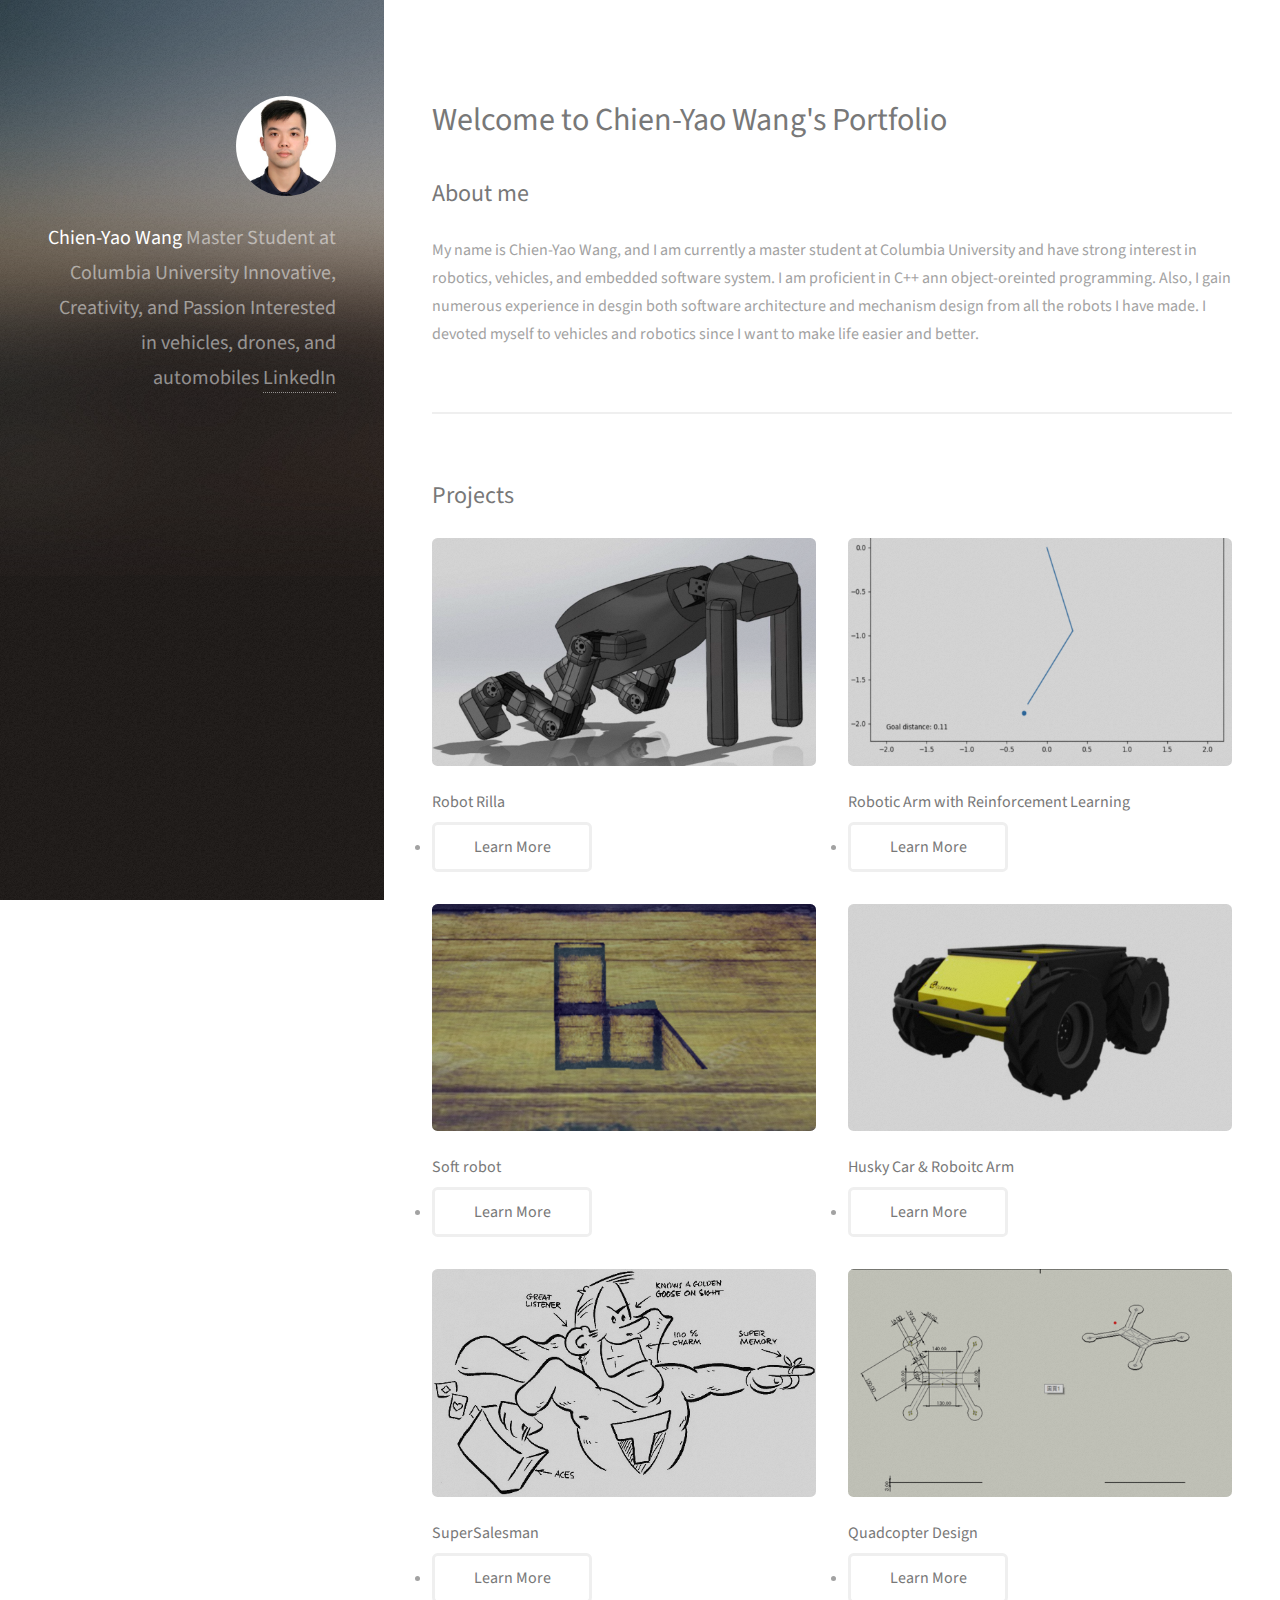
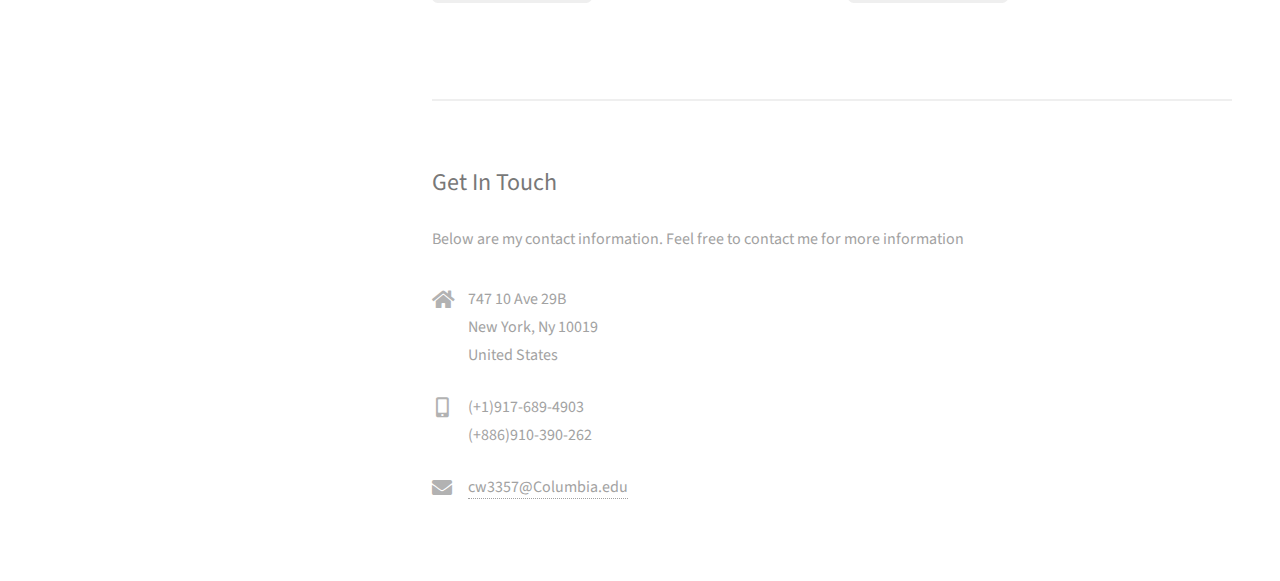
<file: index.html>
<!DOCTYPE HTML>
<html>
	<head>
		<title>Home</title>
		<meta charset="utf-8" />
		<meta name="viewport" content="width=device-width, initial-scale=1, user-scalable=no" />
		<link rel="stylesheet" href="assets/css/main.css" />
	</head>
	<body class="is-preload">

		<!-- Header -->
			<header id="header">
				<div class="inner">
					<a href="#" class="image avatar"><img src="images/photo.jfif" alt="" /></a>
					<h1><strong>Chien-Yao Wang</strong><br />
					Master Student at Columbia University<br />
					Innovative, Creativity, and Passion<br />
					Interested in vehicles, drones, and automobiles<br />
					<a href="http://www.linkedin.com/in/chien-yaowang">LinkedIn </a></h1>
				</div>
			</header>

		<!-- Main -->
			<div id="main">

				<!-- One -->
					<section id="one">
						<header class="major">
							<h2>Welcome to Chien-Yao Wang's Portfolio</h2>
						</header>
						<h2>About me</h2>
						<p>My name is Chien-Yao Wang, and I am currently a master student at Columbia University and have strong interest in robotics, vehicles, and embedded software system. I am proficient in C++ ann object-oreinted programming. Also, I gain numerous experience in desgin both software architecture and mechanism design from all the robots I have made. I devoted myself to vehicles and robotics since I want to make life easier and better.</p>

					</section>

				<!-- Two -->
					<section id="two">
						<h2>Projects</h2>
						<div class="row">
							<article class="col-6 col-12-xsmall work-item">
								<a href="images/fulls/01.jpg" class="image fit thumb"><img src="images/Rilla/Rilla.png" alt="" /></a>
								<h3>Robot Rilla</h3>
								<li><a href="Rilla.html" class="button">Learn More</a></li>
							</article>
							<article class="col-6 col-12-xsmall work-item">
								<a href="images/fulls/02.jpg" class="image fit thumb"><img src="images/RL/ARM.png" alt="" /></a>
								<h3>Robotic Arm with Reinforcement Learning</h3>
								<li><a href="RobotLearning.html" class="button">Learn More</a></li>
							</article>
							<article class="col-6 col-12-xsmall work-item">
								<a href="images/fulls/03.jpg" class="image fit thumb"><img src="images/Soft/cube.png" alt=""" /></a>
								<h3>Soft robot</h3>
								<li><a href="Softrobot.html" class="button">Learn More</a></li>
							</article>
							<article class="col-6 col-12-xsmall work-item">
								<a href="images/fulls/05.jpg" class="image fit thumb"><img src="images/Husky/Husky.png" alt="" /></a>
								<h3>Husky Car & Roboitc Arm</h3>
								<li><a href="Husky.html" class="button">Learn More</a></li>
							</article>
							<article class="col-6 col-12-xsmall work-item">
								<a href="images/fulls/06.jpg" class="image fit thumb"><img src="images\Sales\toon-super-salesman.webp" alt="" /></a>
								<h3>SuperSalesman</h3>
								<li><a href="SuperSalesman.html" class="button">Learn More</a></li>
							
							</article>
							<article class="col-6 col-12-xsmall work-item">
								<a href="images/fulls/06.jpg" class="image fit thumb"><img src="images\Quadcopter\frame1_front.png" alt="" /></a>
								<h3>Quadcopter Design</h3>
								<li><a href="Quadcopter.html" class="button">Learn More</a></li>
							
							</article>
						</div>
						<!-- <ul class="actions">
							<li><a href="#" class="button">Full Portfolio</a></li>
						</ul> -->
					</section>

				<!-- Three -->
					<section id="three">
						<h2>Get In Touch</h2>
						<p>Below are my contact information. Feel free to contact me for more information</p>
						<div class="row">
							<!-- <div class="col-8 col-12-small">
								<form method="post" action="#">
									<div class="row gtr-uniform gtr-50">
										<div class="col-6 col-12-xsmall"><input type="text" name="name" id="name" placeholder="Name" /></div>
										<div class="col-6 col-12-xsmall"><input type="email" name="email" id="email" placeholder="Email" /></div>
										<div class="col-12"><textarea name="message" id="message" placeholder="Message" rows="4"></textarea></div>
									</div>
								</form>
								<ul class="actions">
									<li><input type="submit" value="Send Message" /></li>
								</ul>
							</div> -->
							<div class="col-8 col-12-small">
								<ul class="labeled-icons">
									<li>
										<h3 class="icon solid fa-home"><span class="label">Address</span></h3>
										747 10 Ave 29B<br />
										New York, Ny 10019<br />
										United States
									</li>
									<li>
										<h3 class="icon solid fa-mobile-alt"><span class="label">Phone</span></h3>
										(+1)917-689-4903
										<br>
										(+886)910-390-262
									</li>
									<li>
										<h3 class="icon solid fa-envelope"><span class="label">Email</span></h3>
										<a href="#">cw3357@Columbia.edu</a>
									</li>
								</ul>
							</div>
						</div>
					</section>

				<!-- Four -->
				<!--
					<section id="four">
						<h2>Elements</h2>

						<section>
							<h4>Text</h4>
							<p>This is <b>bold</b> and this is <strong>strong</strong>. This is <i>italic</i> and this is <em>emphasized</em>.
							This is <sup>superscript</sup> text and this is <sub>subscript</sub> text.
							This is <u>underlined</u> and this is code: <code>for (;;) { ... }</code>. Finally, <a href="#">this is a link</a>.</p>
							<hr />
							<header>
								<h4>Heading with a Subtitle</h4>
								<p>Lorem ipsum dolor sit amet nullam id egestas urna aliquam</p>
							</header>
							<p>Nunc lacinia ante nunc ac lobortis. Interdum adipiscing gravida odio porttitor sem non mi integer non faucibus ornare mi ut ante amet placerat aliquet. Volutpat eu sed ante lacinia sapien lorem accumsan varius montes viverra nibh in adipiscing blandit tempus accumsan.</p>
							<header>
								<h5>Heading with a Subtitle</h5>
								<p>Lorem ipsum dolor sit amet nullam id egestas urna aliquam</p>
							</header>
							<p>Nunc lacinia ante nunc ac lobortis. Interdum adipiscing gravida odio porttitor sem non mi integer non faucibus ornare mi ut ante amet placerat aliquet. Volutpat eu sed ante lacinia sapien lorem accumsan varius montes viverra nibh in adipiscing blandit tempus accumsan.</p>
							<hr />
							<h2>Heading Level 2</h2>
							<h3>Heading Level 3</h3>
							<h4>Heading Level 4</h4>
							<h5>Heading Level 5</h5>
							<h6>Heading Level 6</h6>
							<hr />
							<h5>Blockquote</h5>
							<blockquote>Fringilla nisl. Donec accumsan interdum nisi, quis tincidunt felis sagittis eget tempus euismod. Vestibulum ante ipsum primis in faucibus vestibulum. Blandit adipiscing eu felis iaculis volutpat ac adipiscing accumsan faucibus. Vestibulum ante ipsum primis in faucibus lorem ipsum dolor sit amet nullam adipiscing eu felis.</blockquote>
							<h5>Preformatted</h5>
							<pre><code>i = 0;

while (!deck.isInOrder()) {
print 'Iteration ' + i;
deck.shuffle();
i++;
}

print 'It took ' + i + ' iterations to sort the deck.';</code></pre>
						</section>

						<section>
							<h4>Lists</h4>
							<div class="row">
								<div class="col-6 col-12-xsmall">
									<h5>Unordered</h5>
									<ul>
										<li>Dolor pulvinar etiam magna etiam.</li>
										<li>Sagittis adipiscing lorem eleifend.</li>
										<li>Felis enim feugiat dolore viverra.</li>
									</ul>
									<h5>Alternate</h5>
									<ul class="alt">
										<li>Dolor pulvinar etiam magna etiam.</li>
										<li>Sagittis adipiscing lorem eleifend.</li>
										<li>Felis enim feugiat dolore viverra.</li>
									</ul>
								</div>
								<div class="col-6 col-12-xsmall">
									<h5>Ordered</h5>
									<ol>
										<li>Dolor pulvinar etiam magna etiam.</li>
										<li>Etiam vel felis at lorem sed viverra.</li>
										<li>Felis enim feugiat dolore viverra.</li>
										<li>Dolor pulvinar etiam magna etiam.</li>
										<li>Etiam vel felis at lorem sed viverra.</li>
										<li>Felis enim feugiat dolore viverra.</li>
									</ol>
									<h5>Icons</h5>
									<ul class="icons">
										<li><a href="#" class="icon brands fa-twitter"><span class="label">Twitter</span></a></li>
										<li><a href="#" class="icon brands fa-facebook-f"><span class="label">Facebook</span></a></li>
										<li><a href="#" class="icon brands fa-instagram"><span class="label">Instagram</span></a></li>
										<li><a href="#" class="icon brands fa-github"><span class="label">Github</span></a></li>
										<li><a href="#" class="icon brands fa-dribbble"><span class="label">Dribbble</span></a></li>
										<li><a href="#" class="icon brands fa-tumblr"><span class="label">Tumblr</span></a></li>
									</ul>
								</div>
							</div>
							<h5>Actions</h5>
							<ul class="actions">
								<li><a href="#" class="button primary">Default</a></li>
								<li><a href="#" class="button">Default</a></li>
							</ul>
							<ul class="actions small">
								<li><a href="#" class="button primary small">Small</a></li>
								<li><a href="#" class="button small">Small</a></li>
							</ul>
							<div class="row">
								<div class="col-6 col-12-small">
									<ul class="actions stacked">
										<li><a href="#" class="button primary">Default</a></li>
										<li><a href="#" class="button">Default</a></li>
									</ul>
								</div>
								<div class="col-6 col-12-small">
									<ul class="actions stacked">
										<li><a href="#" class="button primary small">Small</a></li>
										<li><a href="#" class="button small">Small</a></li>
									</ul>
								</div>
								<div class="col-6 col-12-small">
									<ul class="actions stacked">
										<li><a href="#" class="button primary fit">Default</a></li>
										<li><a href="#" class="button fit">Default</a></li>
									</ul>
								</div>
								<div class="col-6 col-12-small">
									<ul class="actions stacked">
										<li><a href="#" class="button primary small fit">Small</a></li>
										<li><a href="#" class="button small fit">Small</a></li>
									</ul>
								</div>
							</div>
						</section>

						<section>
							<h4>Table</h4>
							<h5>Default</h5>
							<div class="table-wrapper">
								<table>
									<thead>
										<tr>
											<th>Name</th>
											<th>Description</th>
											<th>Price</th>
										</tr>
									</thead>
									<tbody>
										<tr>
											<td>Item One</td>
											<td>Ante turpis integer aliquet porttitor.</td>
											<td>29.99</td>
										</tr>
										<tr>
											<td>Item Two</td>
											<td>Vis ac commodo adipiscing arcu aliquet.</td>
											<td>19.99</td>
										</tr>
										<tr>
											<td>Item Three</td>
											<td> Morbi faucibus arcu accumsan lorem.</td>
											<td>29.99</td>
										</tr>
										<tr>
											<td>Item Four</td>
											<td>Vitae integer tempus condimentum.</td>
											<td>19.99</td>
										</tr>
										<tr>
											<td>Item Five</td>
											<td>Ante turpis integer aliquet porttitor.</td>
											<td>29.99</td>
										</tr>
									</tbody>
									<tfoot>
										<tr>
											<td colspan="2"></td>
											<td>100.00</td>
										</tr>
									</tfoot>
								</table>
							</div>

							<h5>Alternate</h5>
							<div class="table-wrapper">
								<table class="alt">
									<thead>
										<tr>
											<th>Name</th>
											<th>Description</th>
											<th>Price</th>
										</tr>
									</thead>
									<tbody>
										<tr>
											<td>Item One</td>
											<td>Ante turpis integer aliquet porttitor.</td>
											<td>29.99</td>
										</tr>
										<tr>
											<td>Item Two</td>
											<td>Vis ac commodo adipiscing arcu aliquet.</td>
											<td>19.99</td>
										</tr>
										<tr>
											<td>Item Three</td>
											<td> Morbi faucibus arcu accumsan lorem.</td>
											<td>29.99</td>
										</tr>
										<tr>
											<td>Item Four</td>
											<td>Vitae integer tempus condimentum.</td>
											<td>19.99</td>
										</tr>
										<tr>
											<td>Item Five</td>
											<td>Ante turpis integer aliquet porttitor.</td>
											<td>29.99</td>
										</tr>
									</tbody>
									<tfoot>
										<tr>
											<td colspan="2"></td>
											<td>100.00</td>
										</tr>
									</tfoot>
								</table>
							</div>
						</section>

						<section>
							<h4>Buttons</h4>
							<ul class="actions">
								<li><a href="#" class="button primary">Primary</a></li>
								<li><a href="#" class="button">Default</a></li>
							</ul>
							<ul class="actions">
								<li><a href="#" class="button large">Large</a></li>
								<li><a href="#" class="button">Default</a></li>
								<li><a href="#" class="button small">Small</a></li>
							</ul>
							<ul class="actions fit">
								<li><a href="#" class="button primary fit">Fit</a></li>
								<li><a href="#" class="button fit">Fit</a></li>
							</ul>
							<ul class="actions fit small">
								<li><a href="#" class="button primary fit small">Fit + Small</a></li>
								<li><a href="#" class="button fit small">Fit + Small</a></li>
							</ul>
							<ul class="actions">
								<li><a href="#" class="button primary icon solid fa-download">Icon</a></li>
								<li><a href="#" class="button icon solid fa-download">Icon</a></li>
							</ul>
							<ul class="actions">
								<li><span class="button primary disabled">Primary</span></li>
								<li><span class="button disabled">Default</span></li>
							</ul>
						</section>

						<section>
							<h4>Form</h4>
							<form method="post" action="#">
								<div class="row gtr-uniform gtr-50">
									<div class="col-6 col-12-xsmall">
										<input type="text" name="demo-name" id="demo-name" value="" placeholder="Name" />
									</div>
									<div class="col-6 col-12-xsmall">
										<input type="email" name="demo-email" id="demo-email" value="" placeholder="Email" />
									</div>
									<div class="col-12">
										<select name="demo-category" id="demo-category">
											<option value="">- Category -</option>
											<option value="1">Manufacturing</option>
											<option value="1">Shipping</option>
											<option value="1">Administration</option>
											<option value="1">Human Resources</option>
										</select>
									</div>
									<div class="col-4 col-12-small">
										<input type="radio" id="demo-priority-low" name="demo-priority" checked>
										<label for="demo-priority-low">Low Priority</label>
									</div>
									<div class="col-4 col-12-small">
										<input type="radio" id="demo-priority-normal" name="demo-priority">
										<label for="demo-priority-normal">Normal Priority</label>
									</div>
									<div class="col-4 col-12-small">
										<input type="radio" id="demo-priority-high" name="demo-priority">
										<label for="demo-priority-high">High Priority</label>
									</div>
									<div class="col-6 col-12-small">
										<input type="checkbox" id="demo-copy" name="demo-copy">
										<label for="demo-copy">Email me a copy of this message</label>
									</div>
									<div class="col-6 col-12-small">
										<input type="checkbox" id="demo-human" name="demo-human" checked>
										<label for="demo-human">I am a human and not a robot</label>
									</div>
									<div class="col-12">
										<textarea name="demo-message" id="demo-message" placeholder="Enter your message" rows="6"></textarea>
									</div>
									<div class="col-12">
										<ul class="actions">
											<li><input type="submit" value="Send Message" class="primary" /></li>
											<li><input type="reset" value="Reset" /></li>
										</ul>
									</div>
								</div>
							</form>
						</section>

						<section>
							<h4>Image</h4>
							<h5>Fit</h5>
							<div class="box alt">
								<div class="row gtr-50 gtr-uniform">
									<div class="col-12"><span class="image fit"><img src="images/fulls/05.jpg" alt="" /></span></div>
									<div class="col-4"><span class="image fit"><img src="images/thumbs/01.jpg" alt="" /></span></div>
									<div class="col-4"><span class="image fit"><img src="images/thumbs/02.jpg" alt="" /></span></div>
									<div class="col-4"><span class="image fit"><img src="images/thumbs/03.jpg" alt="" /></span></div>
									<div class="col-4"><span class="image fit"><img src="images/thumbs/04.jpg" alt="" /></span></div>
									<div class="col-4"><span class="image fit"><img src="images/thumbs/05.jpg" alt="" /></span></div>
									<div class="col-4"><span class="image fit"><img src="images/thumbs/06.jpg" alt="" /></span></div>
									<div class="col-4"><span class="image fit"><img src="images/thumbs/03.jpg" alt="" /></span></div>
									<div class="col-4"><span class="image fit"><img src="images/thumbs/02.jpg" alt="" /></span></div>
									<div class="col-4"><span class="image fit"><img src="images/thumbs/01.jpg" alt="" /></span></div>
								</div>
							</div>
							<h5>Left &amp; Right</h5>
							<p><span class="image left"><img src="images/avatar.jpg" alt="" /></span>Fringilla nisl. Donec accumsan interdum nisi, quis tincidunt felis sagittis eget. tempus euismod. Vestibulum ante ipsum primis in faucibus vestibulum. Blandit adipiscing eu felis iaculis volutpat ac adipiscing accumsan eu faucibus. Integer ac pellentesque praesent tincidunt felis sagittis eget. tempus euismod. Vestibulum ante ipsum primis in faucibus vestibulum. Blandit adipiscing eu felis iaculis volutpat ac adipiscing accumsan eu faucibus. Integer ac pellentesque praesent. Donec accumsan interdum nisi, quis tincidunt felis sagittis eget. tempus euismod. Vestibulum ante ipsum primis in faucibus vestibulum. Blandit adipiscing eu felis iaculis volutpat ac adipiscing accumsan eu faucibus. Integer ac pellentesque praesent tincidunt felis sagittis eget. tempus euismod. Vestibulum ante ipsum primis in faucibus vestibulum. Blandit adipiscing eu felis iaculis volutpat ac adipiscing accumsan eu faucibus. Integer ac pellentesque praesent.</p>
							<p><span class="image right"><img src="images/avatar.jpg" alt="" /></span>Fringilla nisl. Donec accumsan interdum nisi, quis tincidunt felis sagittis eget. tempus euismod. Vestibulum ante ipsum primis in faucibus vestibulum. Blandit adipiscing eu felis iaculis volutpat ac adipiscing accumsan eu faucibus. Integer ac pellentesque praesent tincidunt felis sagittis eget. tempus euismod. Vestibulum ante ipsum primis in faucibus vestibulum. Blandit adipiscing eu felis iaculis volutpat ac adipiscing accumsan eu faucibus. Integer ac pellentesque praesent. Donec accumsan interdum nisi, quis tincidunt felis sagittis eget. tempus euismod. Vestibulum ante ipsum primis in faucibus vestibulum. Blandit adipiscing eu felis iaculis volutpat ac adipiscing accumsan eu faucibus. Integer ac pellentesque praesent tincidunt felis sagittis eget. tempus euismod. Vestibulum ante ipsum primis in faucibus vestibulum. Blandit adipiscing eu felis iaculis volutpat ac adipiscing accumsan eu faucibus. Integer ac pellentesque praesent.</p>
						</section>

					</section>
				-->

			</div>

		<!-- Footer -->
			<footer id="footer">
				<div class="inner">
					<!-- <ul class="icons">
						<li><a href="#" class="icon brands fa-twitter"><span class="label">Twitter</span></a></li>
						<li><a href="#" class="icon brands fa-github"><span class="label">Github</span></a></li>
						<li><a href="#" class="icon brands fa-dribbble"><span class="label">Dribbble</span></a></li>
						<li><a href="#" class="icon solid fa-envelope"><span class="label">Email</span></a></li>
					</ul> -->
				</div>
			</footer>

		<!-- Scripts -->
			<script src="assets/js/jquery.min.js"></script>
			<script src="assets/js/jquery.poptrox.min.js"></script>
			<script src="assets/js/browser.min.js"></script>
			<script src="assets/js/breakpoints.min.js"></script>
			<script src="assets/js/util.js"></script>
			<script src="assets/js/main.js"></script>

	</body>
</html>
</file>
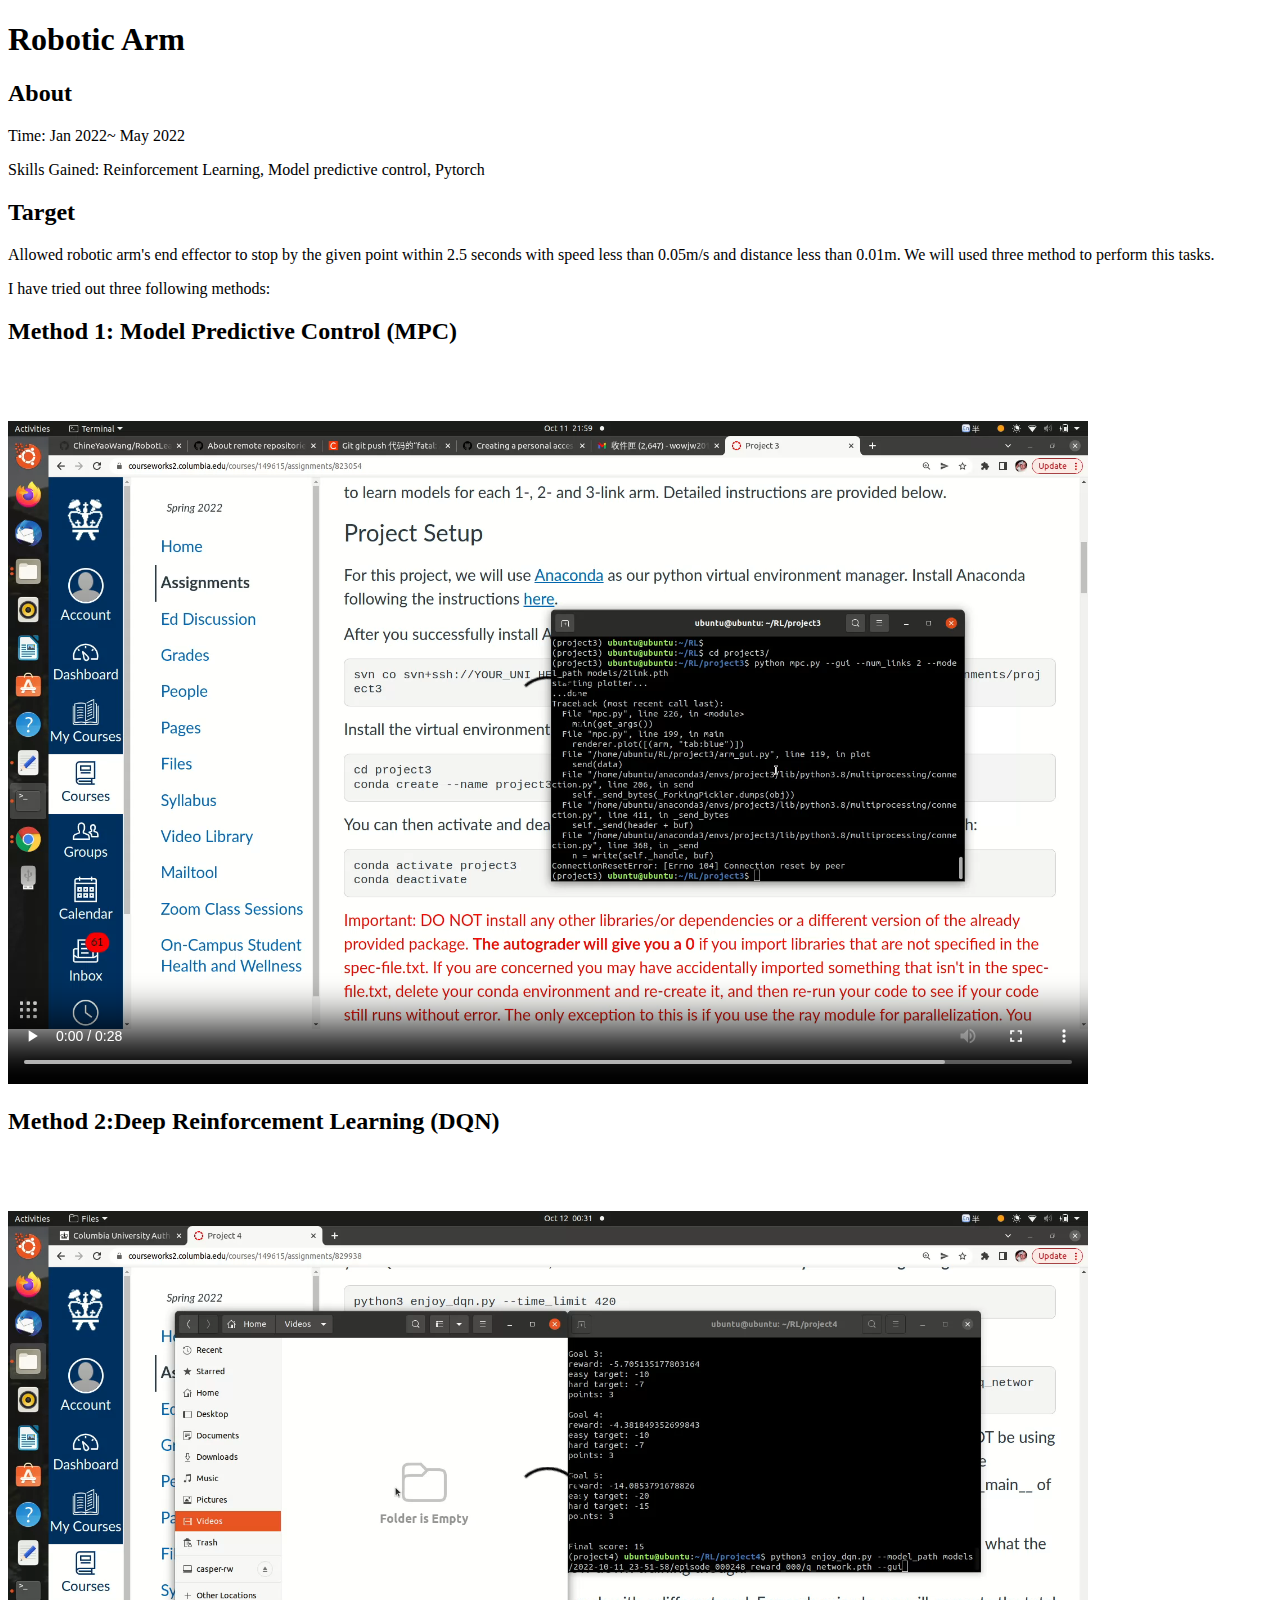
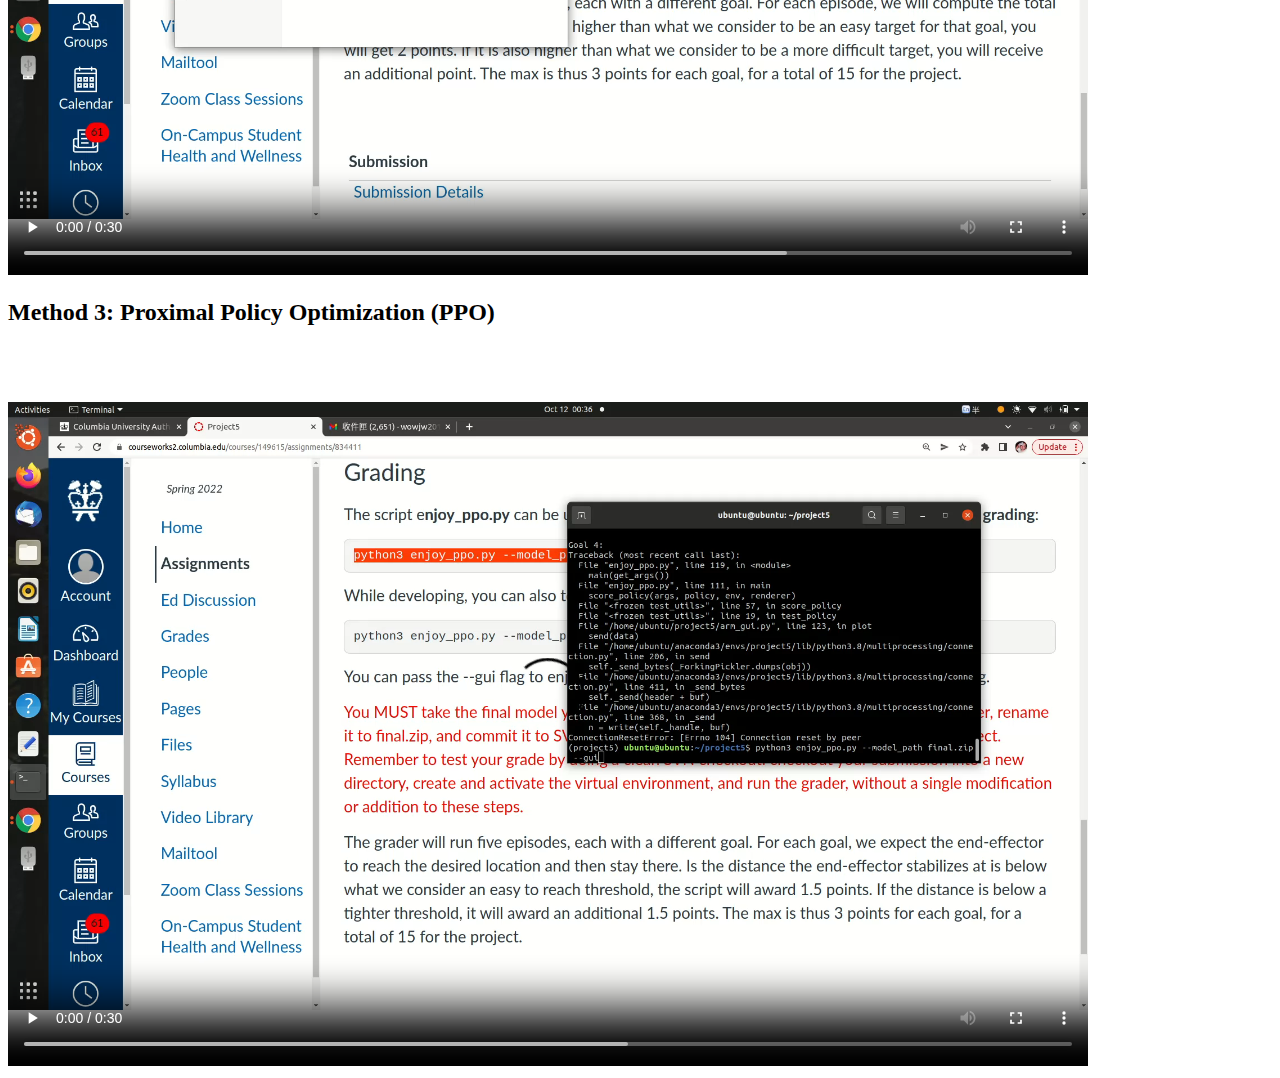
<file: RobotLearning.html>
<!DOCTYPE HTML>
<html>
	<head>
		<title>Robot Learning</title>
		<meta charset="utf-8" />
		<meta name="viewport" content="width=device-width, initial-scale=1, user-scalable=no" />
		<link rel="stylsesheet" href="assets/css/5/main5.css" />
		<noscript><link rel="stylesheet" href="assets/css/5/noscript5.css" /></noscript>
	</head>
	<body class="is-preload">

		<!-- Wrapper -->
			<div id="wrapper">
				<!-- Header -->
					<header id="header">
						<h1>Robotic Arm</h1>
						<!-- <p>Ipsum dolor sit amet nullam</p> -->
					</header>

				<!-- Main -->
					<div id="main">

						<!-- Content -->
							<section id="content" class="main">
								<!-- <span class="image main"><img src="images/pic04.jpg" alt="" /></span> -->
								<h2><b>About</b></h2>
								<p>Time: Jan 2022~ May 2022</p>
								<p>Skills Gained: Reinforcement Learning, Model predictive control, Pytorch</p>
								<h2><b>Target</b></h2>
								<p>Allowed robotic arm's end effector to stop by the given point within 2.5 seconds with speed less  than 0.05m/s and distance less than 0.01m. We will used three method to perform this tasks. </p>
								<p>I have tried out three following methods:</p>
							</section>
							<section id="content" class="main">
								<!-- <span class="image main"><img src="images/pic04.jpg" alt="" /></span> -->
								<h2><b>Method 1: Model Predictive Control (MPC)</b></h2>
								<video width="1080" height="720"controls>
									<source src="images\RL\mpc.webm" type="video/webm">
								</video>
								
							</section>
							<section id="content" class="main">
								<h2><b>Method 2:Deep Reinforcement Learning (DQN)</b></h2>
								<video width="1080" height="720"controls>
									<source src="images\RL\dqn.webm" type="video/webm">
								</video>
							</section>
							<section id="content" class="main">
								<h2><b>Method 3: Proximal Policy Optimization (PPO)</b></h2>
								<video width="1080" height="720"controls>
									<source src="images\RL\ppo.webm" type="video/webm">
								</video>
							</section>
						


					</div>

				<!-- Footer -->
					<!-- <footer id="footer">
						<section>
							<h2>Aliquam sed mauris</h2>
							<p>Sed lorem ipsum dolor sit amet et nullam consequat feugiat consequat magna adipiscing tempus etiam dolore veroeros. eget dapibus mauris. Cras aliquet, nisl ut viverra sollicitudin, ligula erat egestas velit, vitae tincidunt odio.</p>
							<ul class="actions">
								<li><a href="#" class="button">Learn More</a></li>
							</ul>
						</section>
						<section>
							<h2>Etiam feugiat</h2>
							<dl class="alt">
								<dt>Address</dt>
								<dd>1234 Somewhere Road &bull; Nashville, TN 00000 &bull; USA</dd>
								<dt>Phone</dt>
								<dd>(000) 000-0000 x 0000</dd>
								<dt>Email</dt>
								<dd><a href="#">information@untitled.tld</a></dd>
							</dl>
							<ul class="icons">
								<li><a href="#" class="icon brands fa-twitter alt"><span class="label">Twitter</span></a></li>
								<li><a href="#" class="icon brands fa-facebook-f alt"><span class="label">Facebook</span></a></li>
								<li><a href="#" class="icon brands fa-instagram alt"><span class="label">Instagram</span></a></li>
								<li><a href="#" class="icon brands fa-github alt"><span class="label">GitHub</span></a></li>
								<li><a href="#" class="icon brands fa-dribbble alt"><span class="label">Dribbble</span></a></li>
							</ul>
						</section>
						<p class="copyright">&copy; Untitled. Design: <a href="https://html5up.net">HTML5 UP</a>.</p>
					</footer> -->

			</div>

		<!-- Scripts -->
			<script src="assets/js/jquery.min5.js"></script>
			<script src="assets/js/jquery.scrollex.min5.js"></script>
			<script src="assets/js/jquery.scrolly.min5.js"></script>
			<script src="assets/js/browser.min5.js"></script>
			<script src="assets/js/breakpoints.min5.js"></script>
			<script src="assets/js/util5.js"></script>
			<script src="assets/js/main5.js"></script>

	</body>
</html>
</file>
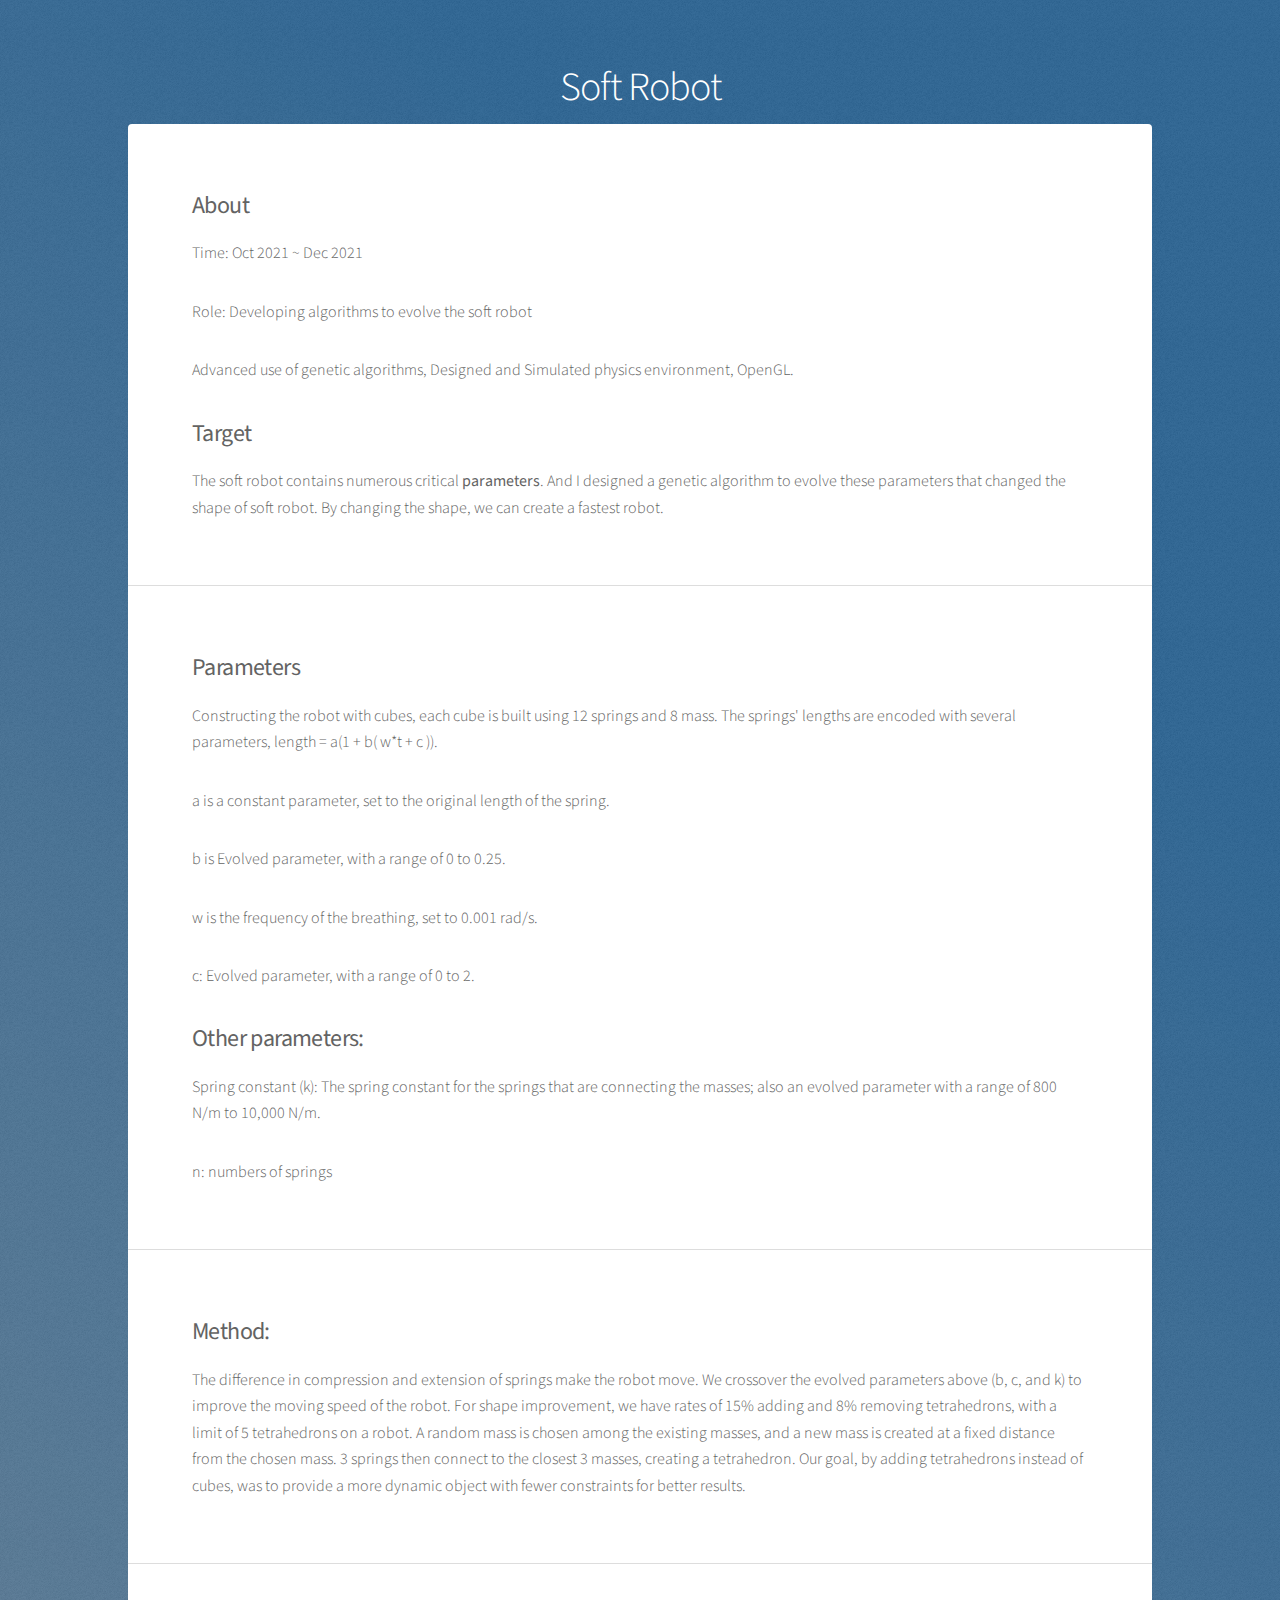
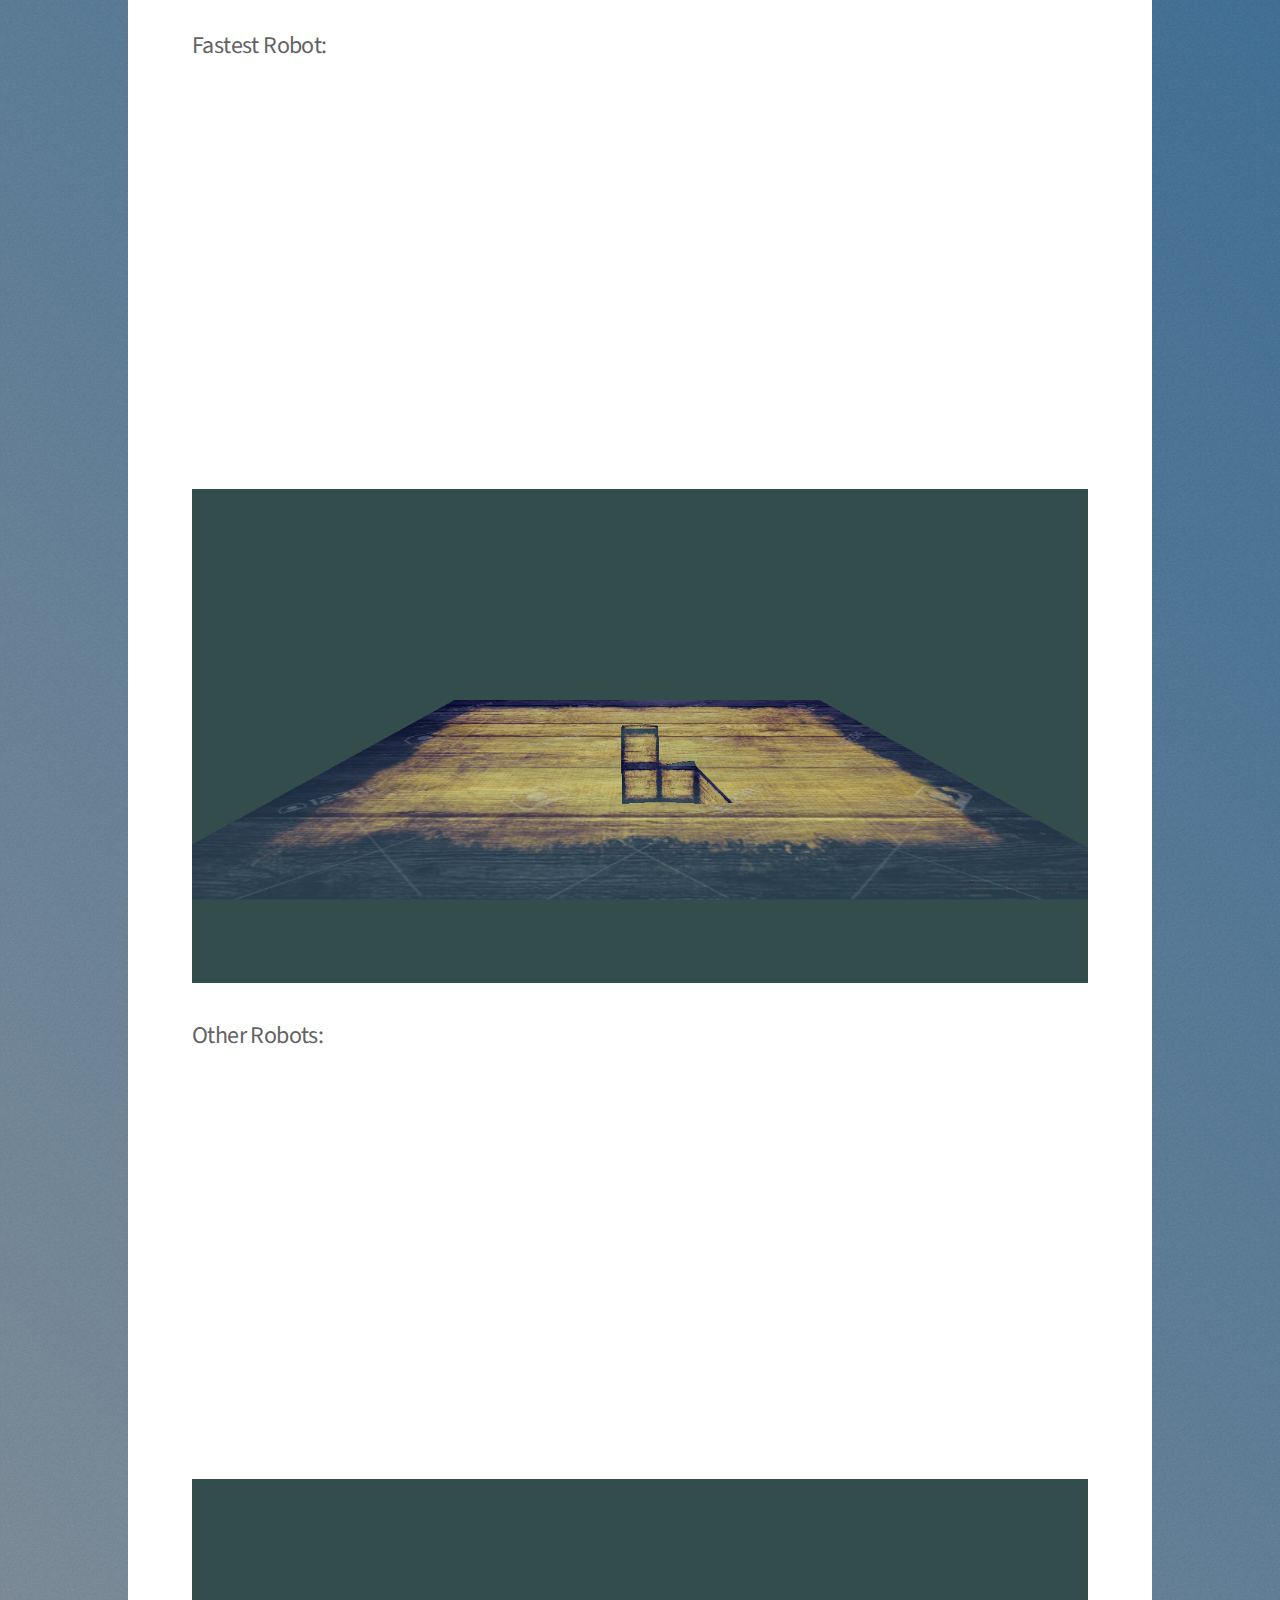
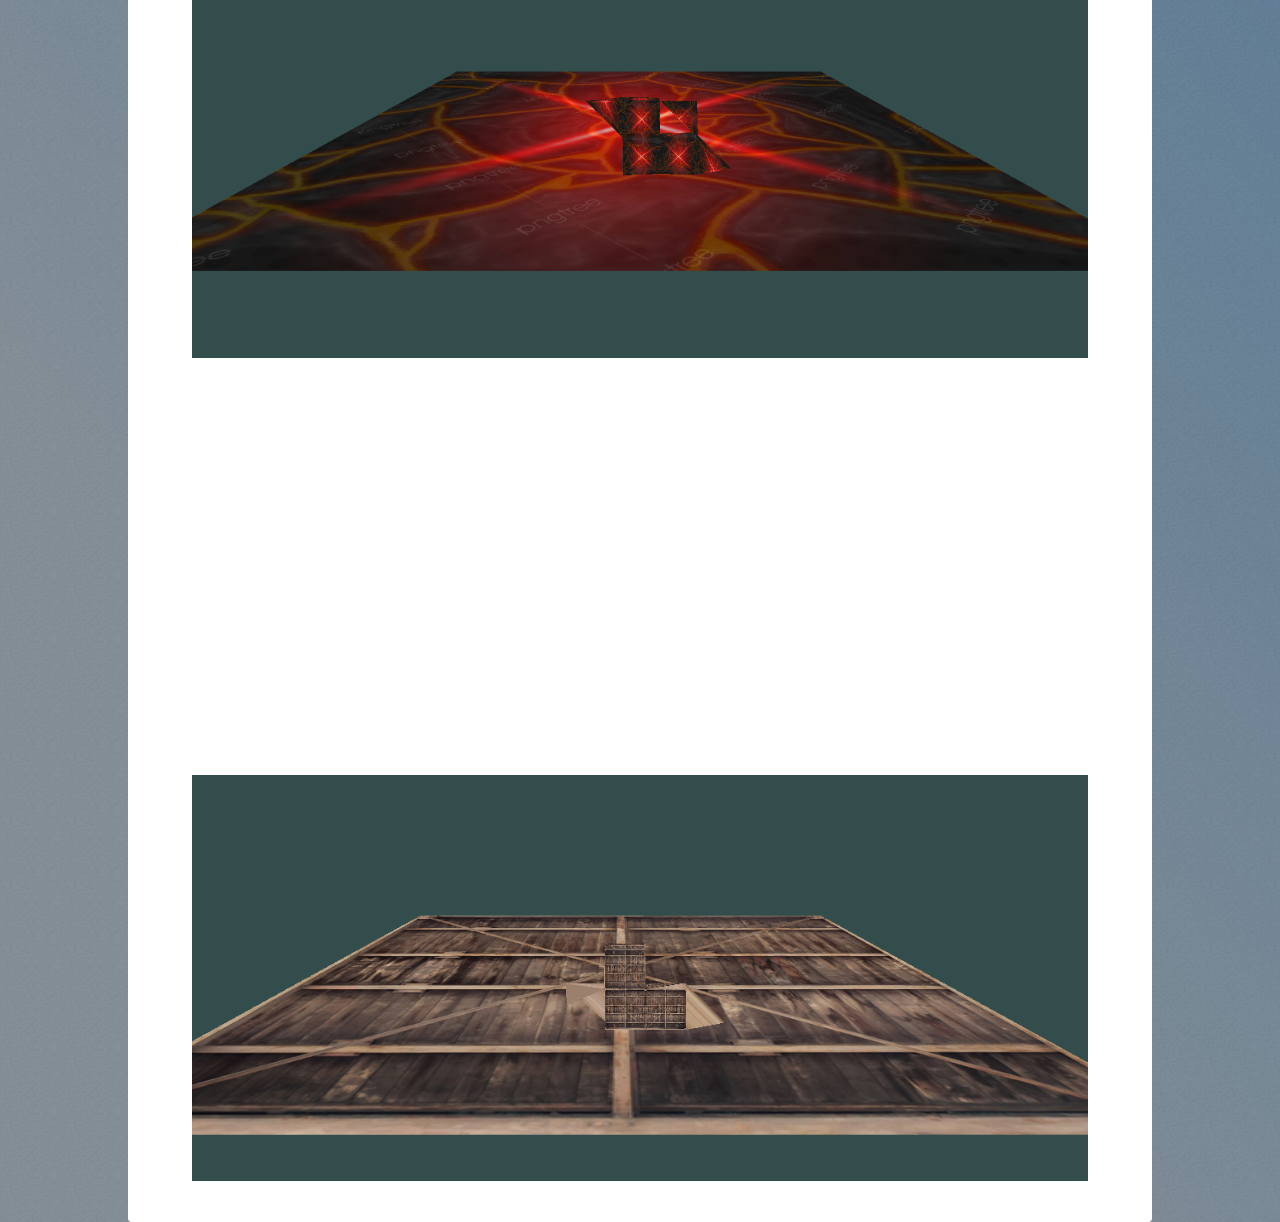
<file: Softrobot.html>
<!DOCTYPE HTML>

<html>
	<head>
		<title>Soft Robot</title>
		<meta charset="utf-8" />
		<meta name="viewport" content="width=device-width, initial-scale=1, user-scalable=no" />
		<link rel="stylesheet" href="assets/css/4/main4.css" />
		<noscript><link rel="stylesheet" href="assets/css/4/noscript4.css" /></noscript>
	</head>
	<body class="is-preload">

		<!-- Wrapper -->
			<div id="wrapper">
				<!-- Header -->
					<header id="header">
						<h1>Soft Robot</h1>
						<!-- <p>Ipsum dolor sit amet nullam</p> -->
					</header>

				<!-- Main -->
					<div id="main">
						<!-- Content -->
							<section id="content" class="main">
								<!-- <span class="image main"><img src="images/pic04.jpg" alt="" /></span> -->
								<h2><b>About</b></h2>
								<p>Time: Oct 2021 ~ Dec 2021</p>
								<p>Role: Developing algorithms to evolve the soft robot</p>
								<p>Advanced use of genetic algorithms, Designed and Simulated physics environment, OpenGL.</p>
								<h2><b>Target</b></h2>
								<p>The soft robot contains numerous critical <b>parameters</b>. And I designed a genetic algorithm to evolve these parameters that changed the shape of soft robot. By changing the shape, we can create a fastest robot.</p>
							</section>
							<section id="content" class="main">
								<!-- <span class="image main"><img src="images/pic04.jpg" alt="" /></span> -->
								<h2><b>Parameters</b></h2>
								<p>Constructing the robot with cubes, each cube is built using 12 springs and 8 mass. The springs' lengths are encoded with several parameters, length = a(1 + b( w*t + c )).</p>
								<p>a is a constant parameter, set to the original length of the spring.</p>
								<p>b is Evolved parameter, with a range of 0 to 0.25.</p>
								<p>w is the frequency of the breathing, set to 0.001 rad/s.</p>
								<p>c: Evolved parameter, with a range of 0 to 2.</p>

								<h2><b>Other parameters:</b></h2>
								<p>Spring constant (k): The spring constant for the springs that are connecting the masses; also an evolved parameter with a range of 800 N/m to 10,000 N/m.</p>
								<p>n: numbers of springs</p>
							</section>
							<section id="content" class="main">
								<h2><b>Method:</b></h2>
								<p>The difference in compression and extension of springs make the robot move. We crossover the evolved parameters above (b, c, and k) to improve the moving speed of the robot. For shape improvement, we have rates of 15% adding and 8% removing tetrahedrons, with a limit of 5 tetrahedrons on a robot.  A random mass is chosen among the existing masses, and a new mass is created at a fixed distance from the chosen mass. 3 springs then connect to the closest 3 masses, creating a tetrahedron. Our goal, by adding tetrahedrons instead of cubes, was to provide a more dynamic object with fewer constraints for better results.</p>
							</section>
							<section id="content" class="main">
								<h2><b>Fastest Robot:</b></h2>
								<div class="video">
									<iframe width="500" height="400" src="https://www.youtube.com/embed/f_O4KjfLHbo"></iframe>
								</div>
								<img src="images\Soft\fastest.png" width="100%" height="100%" >
								<br>
								<br>
								<h2><b>Other Robots:</b></h2>
								<div class="video">
									<iframe width="500" height="400" src="https://www.youtube.com/embed/DsHLGMja6zY"></iframe>
								</div>
								<img src="images\Soft\2.png" width="100%" height="100%">
								<br>
								<div class="video">
									<iframe width="500" height="400" src="https://www.youtube.com/embed/sV6DFCHFyfE"></iframe>
								</div>
								<img src="images\Soft\3.png" width="100%" height="100%">
							</section>



					</div>

				<!-- Footer -->
					<!-- <footer id="footer">
						<section>
							<h2>Aliquam sed mauris</h2>
							<p>Sed lorem ipsum dolor sit amet et nullam consequat feugiat consequat magna adipiscing tempus etiam dolore veroeros. eget dapibus mauris. Cras aliquet, nisl ut viverra sollicitudin, ligula erat egestas velit, vitae tincidunt odio.</p>
							<ul class="actions">
								<li><a href="#" class="button">Learn More</a></li>
							</ul>
						</section>
						<section>
							<h2>Etiam feugiat</h2>
							<dl class="alt">
								<dt>Address</dt>
								<dd>1234 Somewhere Road &bull; Nashville, TN 00000 &bull; USA</dd>
								<dt>Phone</dt>
								<dd>(000) 000-0000 x 0000</dd>
								<dt>Email</dt>
								<dd><a href="#">information@untitled.tld</a></dd>
							</dl>
							<ul class="icons">
								<li><a href="#" class="icon brands fa-twitter alt"><span class="label">Twitter</span></a></li>
								<li><a href="#" class="icon brands fa-facebook-f alt"><span class="label">Facebook</span></a></li>
								<li><a href="#" class="icon brands fa-instagram alt"><span class="label">Instagram</span></a></li>
								<li><a href="#" class="icon brands fa-github alt"><span class="label">GitHub</span></a></li>
								<li><a href="#" class="icon brands fa-dribbble alt"><span class="label">Dribbble</span></a></li>
							</ul>
						</section>
						<p class="copyright">&copy; Untitled. Design: <a href="https://html5up.net">HTML5 UP</a>.</p>
					</footer> -->

			</div>

		<!-- Scripts -->
			<script src="assets/js/jquery.min4.js"></script>
			<script src="assets/js/jquery.scrollex.min4.js"></script>
			<script src="assets/js/jquery.scrolly.min4.js"></script>
			<script src="assets/js/browser.min4.js"></script>
			<script src="assets/js/breakpoints.min4.js"></script>
			<script src="assets/js/util4.js"></script>
			<script src="assets/js/main4.js"></script>

	</body>
</html>
</file>
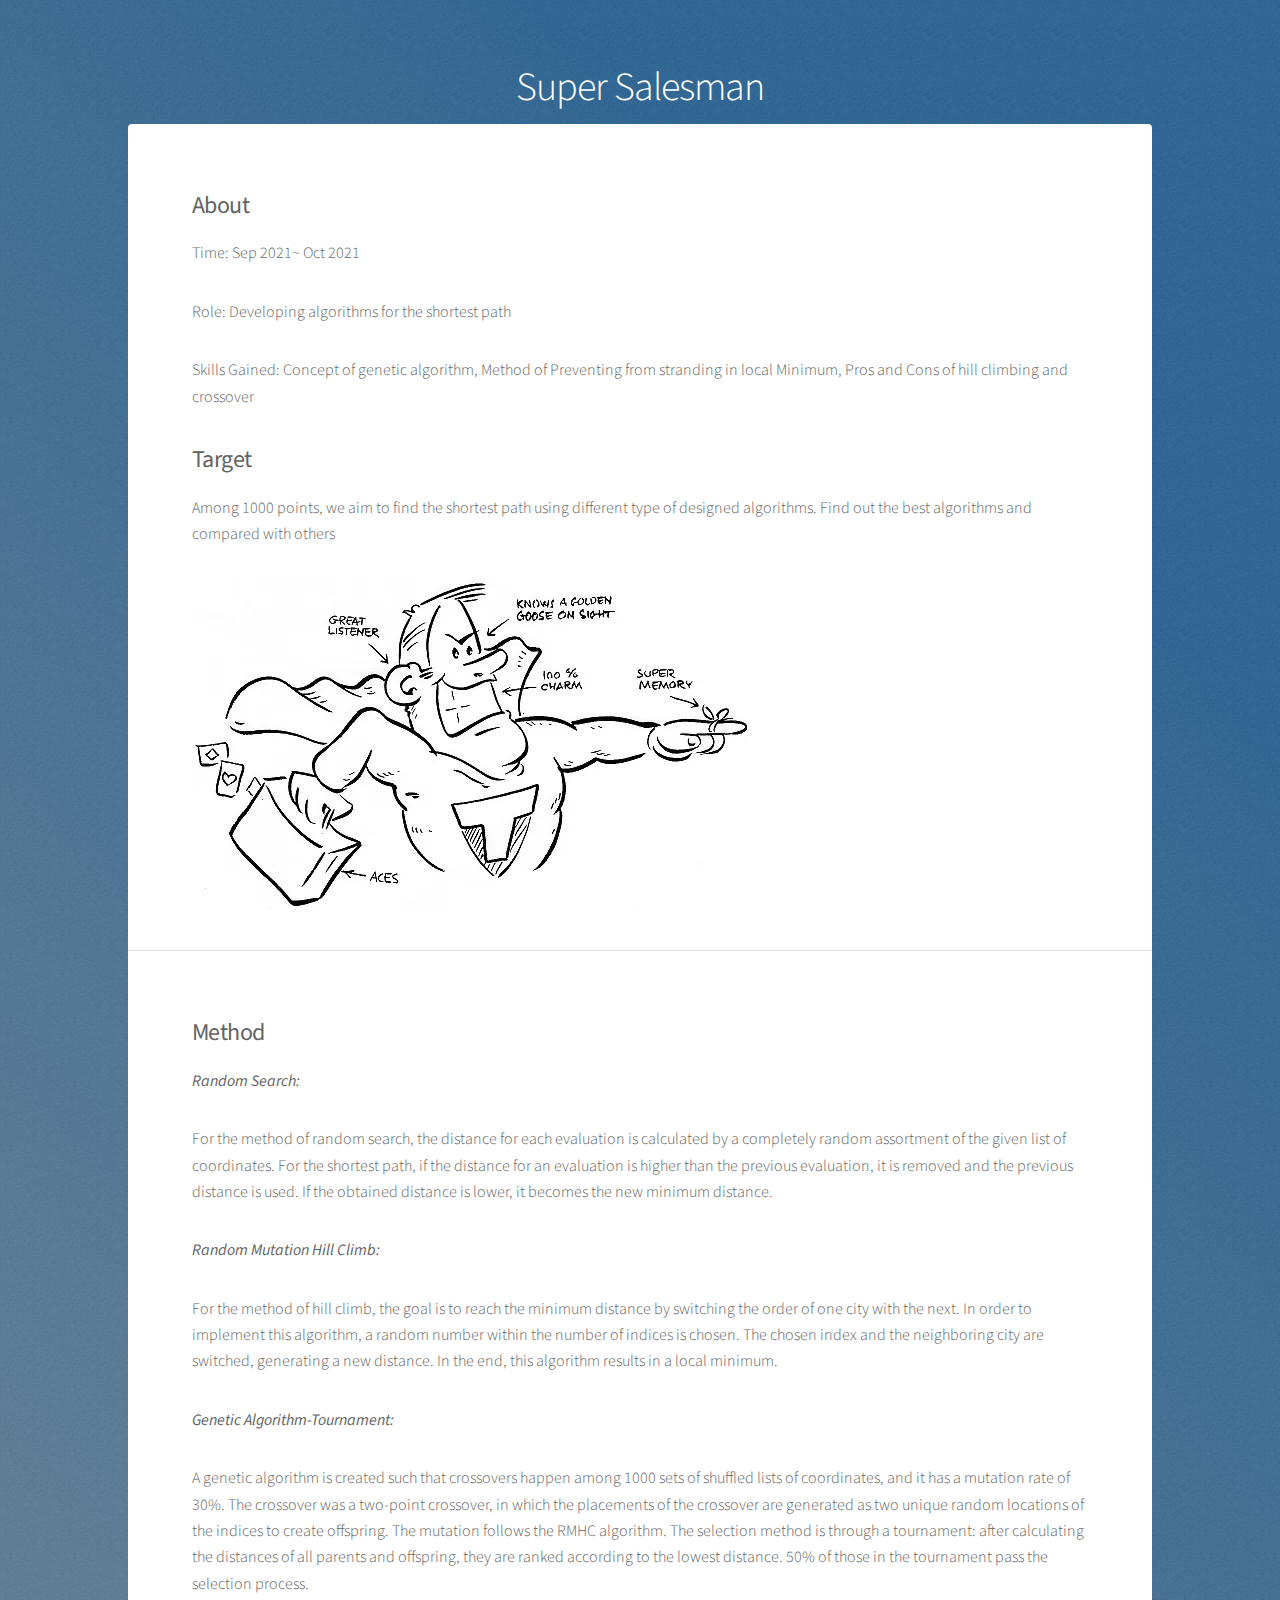
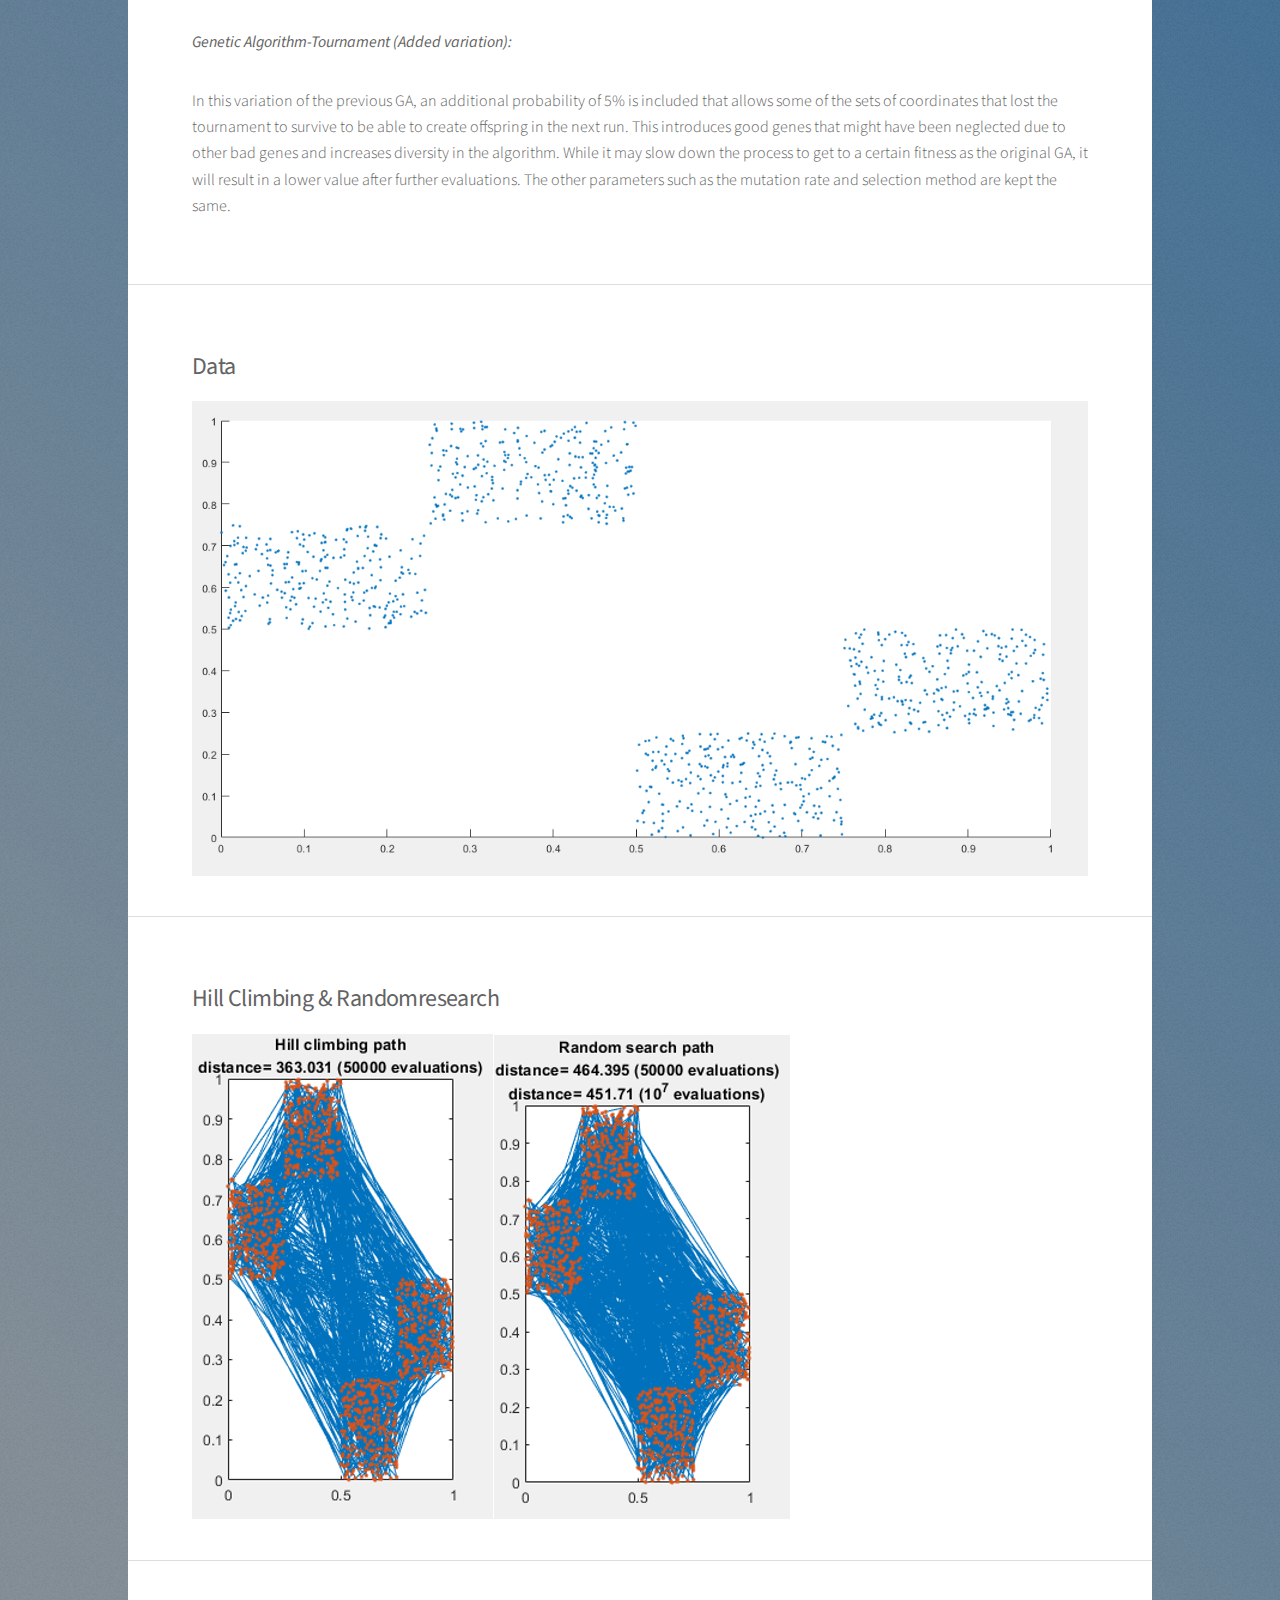
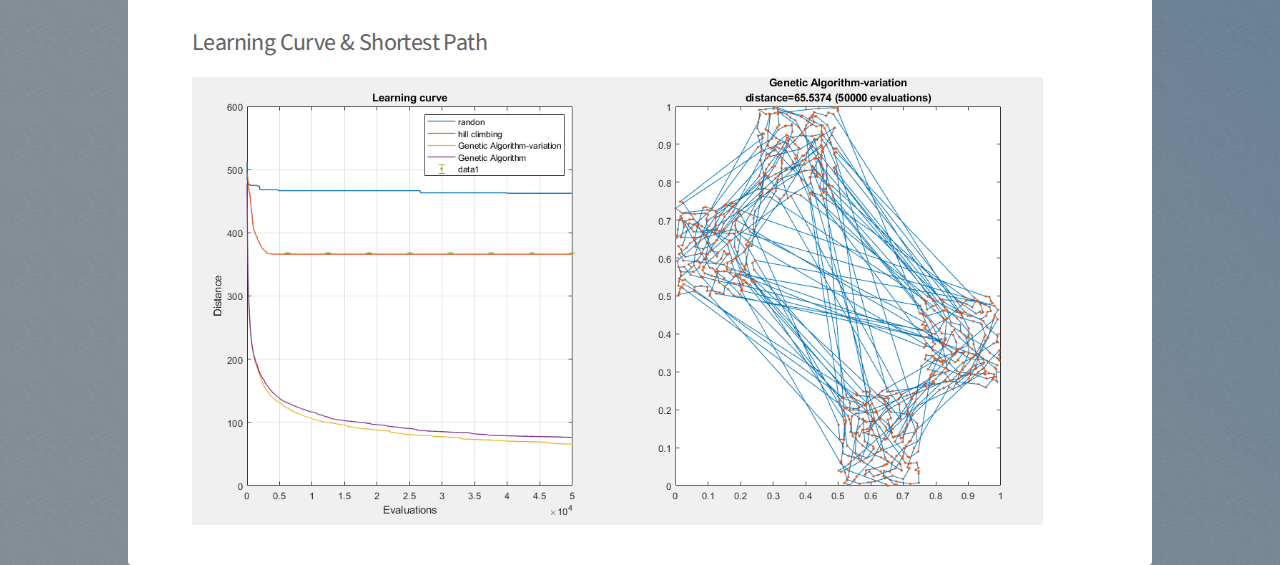
<file: SuperSalesman.html>
<!DOCTYPE HTML>

<html>
	<head>
		<title>Super Salesman</title>
		<meta charset="utf-8" />
		<meta name="viewport" content="width=device-width, initial-scale=1, user-scalable=no" />
		<link rel="stylesheet" href="assets/css/1/main1.css" />
		<noscript><link rel="stylesheet" href="assets/css/1/noscript1.css" /></noscript>
	</head>
	<body class="is-preload">

		<!-- Wrapper -->
			<div id="wrapper">
				<!-- Header -->
					<header id="header">
						<h1>Super Salesman</h1>
						<!-- <p>Ipsum dolor sit amet nullam</p> -->
					</header>

				<!-- Main -->
					<div id="main">

						<!-- Content -->
							<section id="content" class="main">
								<!-- <span class="image main"><img src="images/pic04.jpg" alt="" /></span> -->
								<h2><b>About</b></h2>
								<p>Time: Sep 2021~ Oct 2021</p>
								<p>Role: Developing algorithms for the shortest path</p>
								<p>Skills Gained: Concept of genetic algorithm, Method of Preventing from stranding in local Minimum, Pros and Cons of hill climbing and crossover</p>
								<h2><b>Target</b></h2>
								<p>Among 1000 points, we aim to find the shortest path using different type of designed algorithms. Find out the best algorithms and compared with others</p>
								<img src="images\Sales\toon-super-salesman.webp">
							</section>
							<section id="content" class="main">
								<!-- <span class="image main"><img src="images/pic04.jpg" alt="" /></span> -->
								<h2><b>Method</b></h2>
								<p><b><I>Random Search:</I></b></p>
								<p>For the method of random search, the distance for each evaluation is calculated by a completely random assortment of the given list of coordinates. For the shortest path, if the distance for an evaluation is higher than the previous evaluation, it is removed and the previous distance is used. If the obtained distance is lower, it becomes the new minimum distance.</p>
								<p><b><I>Random Mutation Hill Climb:</I></b></p>
								<p>For the method of hill climb, the goal is to reach the minimum distance by switching the order of one city with the next. In order to implement this algorithm, a random number within the number of indices is chosen. The chosen index and the neighboring city are switched, generating a new distance. In the end, this algorithm results in a local minimum.</p>
								<p><b><I>Genetic Algorithm-Tournament:</I></b></p>
								<p>A genetic algorithm is created such that crossovers happen among 1000 sets of shuffled lists of coordinates, and it has a mutation rate of 30%. The crossover was a two-point crossover, in which the placements of the crossover are generated as two unique random locations of the indices to create offspring. The mutation follows the RMHC algorithm. The selection method is through a tournament: after calculating the distances of all parents and offspring, they are ranked according to the lowest distance. 50% of those in the tournament pass the selection process.</p>
								<p><b><I>Genetic Algorithm-Tournament (Added variation):</I></b></p>
								<p>In this variation of the previous GA, an additional probability of 5% is included that allows some of the sets of coordinates that lost the tournament to survive to be able to create offspring in the next run. This introduces good genes that might have been neglected due to other bad genes and increases diversity in the algorithm. While it may slow down the process to get to a certain fitness as the original GA, it will result in a lower value after further evaluations. The other parameters such as the mutation rate and selection method are kept the same.</p>
							</section>
							<section id="content" class="main">
								<h2><b>Data</b></h2>
								<img src="images\Sales\data.png" width="100%" height="100%">
							</section>
							<section id="content" class="main">
								<h2><b>Hill Climbing & Randomresearch</b></h2>
								<img src="images\Sales\hill_and_rs.png" >
							</section>
							<section id="content" class="main">
							<h2><b>Learning Curve & Shortest Path</b></h2>
								<img src="images\Sales\LC_and_Sp.png" width="95%" height="95%">
							</section>

					</div>

				<!-- Footer -->
					<!-- <footer id="footer">
						<section>
							<h2>Aliquam sed mauris</h2>
							<p>Sed lorem ipsum dolor sit amet et nullam consequat feugiat consequat magna adipiscing tempus etiam dolore veroeros. eget dapibus mauris. Cras aliquet, nisl ut viverra sollicitudin, ligula erat egestas velit, vitae tincidunt odio.</p>
							<ul class="actions">
								<li><a href="#" class="button">Learn More</a></li>
							</ul>
						</section>
						<section>
							<h2>Etiam feugiat</h2>
							<dl class="alt">
								<dt>Address</dt>
								<dd>1234 Somewhere Road &bull; Nashville, TN 00000 &bull; USA</dd>
								<dt>Phone</dt>
								<dd>(000) 000-0000 x 0000</dd>
								<dt>Email</dt>
								<dd><a href="#">information@untitled.tld</a></dd>
							</dl>
							<ul class="icons">
								<li><a href="#" class="icon brands fa-twitter alt"><span class="label">Twitter</span></a></li>
								<li><a href="#" class="icon brands fa-facebook-f alt"><span class="label">Facebook</span></a></li>
								<li><a href="#" class="icon brands fa-instagram alt"><span class="label">Instagram</span></a></li>
								<li><a href="#" class="icon brands fa-github alt"><span class="label">GitHub</span></a></li>
								<li><a href="#" class="icon brands fa-dribbble alt"><span class="label">Dribbble</span></a></li>
							</ul>
						</section>
						<p class="copyright">&copy; Untitled. Design: <a href="https://html5up.net">HTML5 UP</a>.</p>
					</footer> -->

			</div>

		<!-- Scripts -->
			<script src="assets/js/jquery.min1.js"></script>
			<script src="assets/js/jquery.scrollex.min1.js"></script>
			<script src="assets/js/jquery.scrolly.min1.js"></script>
			<script src="assets/js/browser.min1.js"></script>
			<script src="assets/js/breakpoints.min1.js"></script>
			<script src="assets/js/util1.js"></script>
			<script src="assets/js/main1.js"></script>

	</body>
</html>
</file>
<file: assets/css/5/noscript5.css>
/*
	Stellar by HTML5 UP
	html5up.net | @ajlkn
	Free for personal and commercial use under the CCA 3.0 license (html5up.net/license)
*/

/* Header */

	body.is-preload #header.alt > * {
		opacity: 1;
	}

	body.is-preload #header.alt .logo {
		-moz-transform: none;
		-webkit-transform: none;
		-ms-transform: none;
		transform: none;
	}
</file>
<file: assets/css/4/noscript4.css>
/*
	Stellar by HTML5 UP
	html5up.net | @ajlkn
	Free for personal and commercial use under the CCA 3.0 license (html5up.net/license)
*/

/* Header */

	body.is-preload #header.alt > * {
		opacity: 1;
	}

	body.is-preload #header.alt .logo {
		-moz-transform: none;
		-webkit-transform: none;
		-ms-transform: none;
		transform: none;
	}
</file>
<file: assets/css/1/noscript1.css>
/*
	Stellar by HTML5 UP
	html5up.net | @ajlkn
	Free for personal and commercial use under the CCA 3.0 license (html5up.net/license)
*/

/* Header */

	body.is-preload #header.alt > * {
		opacity: 1;
	}

	body.is-preload #header.alt .logo {
		-moz-transform: none;
		-webkit-transform: none;
		-ms-transform: none;
		transform: none;
	}
</file>
<file: assets/css/main.css>
@import url("fontawesome-all.min.css");
@import url("https://fonts.googleapis.com/css?family=Source+Sans+Pro:400,400italic");

/*
	Strata by HTML5 UP
	html5up.net | @ajlkn
	Free for personal and commercial use under the CCA 3.0 license (html5up.net/license)
*/

html, body, div, span, applet, object,
iframe, h1, h2, h3, h4, h5, h6, p, blockquote,
pre, a, abbr, acronym, address, big, cite,
code, del, dfn, em, img, ins, kbd, q, s, samp,
small, strike, strong, sub, sup, tt, var, b,
u, i, center, dl, dt, dd, ol, ul, li, fieldset,
form, label, legend, table, caption, tbody,
tfoot, thead, tr, th, td, article, aside,
canvas, details, embed, figure, figcaption,
footer, header, hgroup, menu, nav, output, ruby,
section, summary, time, mark, audio, video {
	margin: 0;
	padding: 0;
	border: 0;
	font-size: 100%;
	font: inherit;
	vertical-align: baseline;}

article, aside, details, figcaption, figure,
footer, header, hgroup, menu, nav, section {
	display: block;}

body {
	line-height: 1;
}

ol, ul {
	list-style: none;
}

blockquote, q {
	quotes: none;
}

	blockquote:before, blockquote:after, q:before, q:after {
		content: '';
		content: none;
	}

table {
	border-collapse: collapse;
	border-spacing: 0;
}

body {
	-webkit-text-size-adjust: none;
}

mark {
	background-color: transparent;
	color: inherit;
}

input::-moz-focus-inner {
	border: 0;
	padding: 0;
}

input, select, textarea {
	-moz-appearance: none;
	-webkit-appearance: none;
	-ms-appearance: none;
	appearance: none;
}

/* Basic */

	html {
		box-sizing: border-box;
	}

	*, *:before, *:after {
		box-sizing: inherit;
	}

	body {
		background: #fff;
	}

		body.is-preload *, body.is-preload *:before, body.is-preload *:after {
			-moz-animation: none !important;
			-webkit-animation: none !important;
			-ms-animation: none !important;
			animation: none !important;
			-moz-transition: none !important;
			-webkit-transition: none !important;
			-ms-transition: none !important;
			transition: none !important;
		}

	body, input, select, textarea {
		color: #a2a2a2;
		font-family: "Source Sans Pro", Helvetica, sans-serif;
		font-size: 16pt;
		font-weight: 400;
		line-height: 1.75em;
	}

	a {
		-moz-transition: color 0.2s ease-in-out, border-color 0.2s ease-in-out;
		-webkit-transition: color 0.2s ease-in-out, border-color 0.2s ease-in-out;
		-ms-transition: color 0.2s ease-in-out, border-color 0.2s ease-in-out;
		transition: color 0.2s ease-in-out, border-color 0.2s ease-in-out;
		border-bottom: dotted 1px;
		color: #49bf9d;
		text-decoration: none;
	}

		a:hover {
			border-bottom-color: transparent;
			color: #49bf9d !important;
			text-decoration: none;
		}

	strong, b {
		color: #787878;
		font-weight: 400;
	}

	em, i {
		font-style: italic;
	}

	p {
		margin: 0 0 2em 0;
	}

	h1, h2, h3, h4, h5, h6 {
		color: #787878;
		font-weight: 400;
		line-height: 1em;
		margin: 0 0 1em 0;
	}

		h1 a, h2 a, h3 a, h4 a, h5 a, h6 a {
			color: inherit;
			text-decoration: none;
		}

	h1 {
		font-size: 2em;
		line-height: 1.5em;
	}

	h2 {
		font-size: 1.5em;
		line-height: 1.5em;
	}

	h3 {
		font-size: 1.25em;
		line-height: 1.5em;
	}

	h4 {
		font-size: 1.1em;
		line-height: 1.5em;
	}

	h5 {
		font-size: 0.9em;
		line-height: 1.5em;
	}

	h6 {
		font-size: 0.7em;
		line-height: 1.5em;
	}

	sub {
		font-size: 0.8em;
		position: relative;
		top: 0.5em;
	}

	sup {
		font-size: 0.8em;
		position: relative;
		top: -0.5em;
	}

	hr {
		border: 0;
		border-bottom: solid 2px #efefef;
		margin: 2em 0;
	}

		hr.major {
			margin: 3em 0;
		}

	blockquote {
		border-left: solid 6px #efefef;
		font-style: italic;
		margin: 0 0 2em 0;
		padding: 0.5em 0 0.5em 1.5em;
	}

	code {
		background: #f7f7f7;
		border-radius: 0.35em;
		border: solid 2px #efefef;
		font-family: "Courier New", monospace;
		font-size: 0.9em;
		margin: 0 0.25em;
		padding: 0.25em 0.65em;
	}

	pre {
		-webkit-overflow-scrolling: touch;
		font-family: "Courier New", monospace;
		font-size: 0.9em;
		margin: 0 0 2em 0;
	}

		pre code {
			display: block;
			line-height: 1.75em;
			padding: 1em 1.5em;
			overflow-x: auto;
		}

	.align-left {
		text-align: left;
	}

	.align-center {
		text-align: center;
	}

	.align-right {
		text-align: right;
	}

/* Container */

	.container {
		margin: 0 auto;
		max-width: calc(100% - 4em);
		width: 100%;
	}

		.container.xsmall {
			width: 25%;
		}

		.container.small {
			width: 50%;
		}

		.container.medium {
			width: 75%;
		}

		.container.large {
			width: 125%;
		}

		.container.xlarge {
			width: 150%;
		}

		.container.max {
			width: 100%;
		}

		@media screen and (max-width: 980px) {

			.container {
				width: 100% !important;
				max-width: 100% !important;
			}

		}

		@media screen and (max-width: 480px) {

			.container {
				max-width: calc(100% - 3em);
			}

		}

/* Row */

	.row {
		display: flex;
		flex-wrap: wrap;
		box-sizing: border-box;
		align-items: stretch;
	}

		.row > * {
			box-sizing: border-box;
		}

		.row.gtr-uniform > * > :last-child {
			margin-bottom: 0;
		}

		.row.aln-left {
			justify-content: flex-start;
		}

		.row.aln-center {
			justify-content: center;
		}

		.row.aln-right {
			justify-content: flex-end;
		}

		.row.aln-top {
			align-items: flex-start;
		}

		.row.aln-middle {
			align-items: center;
		}

		.row.aln-bottom {
			align-items: flex-end;
		}

		.row > .imp {
			order: -1;
		}

		.row > .col-1 {
			width: 8.33333%;
		}

		.row > .off-1 {
			margin-left: 8.33333%;
		}

		.row > .col-2 {
			width: 16.66667%;
		}

		.row > .off-2 {
			margin-left: 16.66667%;
		}

		.row > .col-3 {
			width: 25%;
		}

		.row > .off-3 {
			margin-left: 25%;
		}

		.row > .col-4 {
			width: 33.33333%;
		}

		.row > .off-4 {
			margin-left: 33.33333%;
		}

		.row > .col-5 {
			width: 41.66667%;
		}

		.row > .off-5 {
			margin-left: 41.66667%;
		}

		.row > .col-6 {
			width: 50%;
		}

		.row > .off-6 {
			margin-left: 50%;
		}

		.row > .col-7 {
			width: 58.33333%;
		}

		.row > .off-7 {
			margin-left: 58.33333%;
		}

		.row > .col-8 {
			width: 66.66667%;
		}

		.row > .off-8 {
			margin-left: 66.66667%;
		}

		.row > .col-9 {
			width: 75%;
		}

		.row > .off-9 {
			margin-left: 75%;
		}

		.row > .col-10 {
			width: 83.33333%;
		}

		.row > .off-10 {
			margin-left: 83.33333%;
		}

		.row > .col-11 {
			width: 91.66667%;
		}

		.row > .off-11 {
			margin-left: 91.66667%;
		}

		.row > .col-12 {
			width: 100%;
		}

		.row > .off-12 {
			margin-left: 100%;
		}

		.row.gtr-0 {
			margin-top: 0;
			margin-left: 0em;
		}

			.row.gtr-0 > * {
				padding: 0 0 0 0em;
			}

			.row.gtr-0.gtr-uniform {
				margin-top: 0em;
			}

				.row.gtr-0.gtr-uniform > * {
					padding-top: 0em;
				}

		.row.gtr-25 {
			margin-top: 0;
			margin-left: -0.625em;
		}

			.row.gtr-25 > * {
				padding: 0 0 0 0.625em;
			}

			.row.gtr-25.gtr-uniform {
				margin-top: -0.625em;
			}

				.row.gtr-25.gtr-uniform > * {
					padding-top: 0.625em;
				}

		.row.gtr-50 {
			margin-top: 0;
			margin-left: -1.25em;
		}

			.row.gtr-50 > * {
				padding: 0 0 0 1.25em;
			}

			.row.gtr-50.gtr-uniform {
				margin-top: -1.25em;
			}

				.row.gtr-50.gtr-uniform > * {
					padding-top: 1.25em;
				}

		.row {
			margin-top: 0;
			margin-left: -2.5em;
		}

			.row > * {
				padding: 0 0 0 2.5em;
			}

			.row.gtr-uniform {
				margin-top: -2.5em;
			}

				.row.gtr-uniform > * {
					padding-top: 2.5em;
				}

		.row.gtr-150 {
			margin-top: 0;
			margin-left: -3.75em;
		}

			.row.gtr-150 > * {
				padding: 0 0 0 3.75em;
			}

			.row.gtr-150.gtr-uniform {
				margin-top: -3.75em;
			}

				.row.gtr-150.gtr-uniform > * {
					padding-top: 3.75em;
				}

		.row.gtr-200 {
			margin-top: 0;
			margin-left: -5em;
		}

			.row.gtr-200 > * {
				padding: 0 0 0 5em;
			}

			.row.gtr-200.gtr-uniform {
				margin-top: -5em;
			}

				.row.gtr-200.gtr-uniform > * {
					padding-top: 5em;
				}

		@media screen and (max-width: 1800px) {

			.row {
				display: flex;
				flex-wrap: wrap;
				box-sizing: border-box;
				align-items: stretch;
			}

				.row > * {
					box-sizing: border-box;
				}

				.row.gtr-uniform > * > :last-child {
					margin-bottom: 0;
				}

				.row.aln-left {
					justify-content: flex-start;
				}

				.row.aln-center {
					justify-content: center;
				}

				.row.aln-right {
					justify-content: flex-end;
				}

				.row.aln-top {
					align-items: flex-start;
				}

				.row.aln-middle {
					align-items: center;
				}

				.row.aln-bottom {
					align-items: flex-end;
				}

				.row > .imp-xlarge {
					order: -1;
				}

				.row > .col-1-xlarge {
					width: 8.33333%;
				}

				.row > .off-1-xlarge {
					margin-left: 8.33333%;
				}

				.row > .col-2-xlarge {
					width: 16.66667%;
				}

				.row > .off-2-xlarge {
					margin-left: 16.66667%;
				}

				.row > .col-3-xlarge {
					width: 25%;
				}

				.row > .off-3-xlarge {
					margin-left: 25%;
				}

				.row > .col-4-xlarge {
					width: 33.33333%;
				}

				.row > .off-4-xlarge {
					margin-left: 33.33333%;
				}

				.row > .col-5-xlarge {
					width: 41.66667%;
				}

				.row > .off-5-xlarge {
					margin-left: 41.66667%;
				}

				.row > .col-6-xlarge {
					width: 50%;
				}

				.row > .off-6-xlarge {
					margin-left: 50%;
				}

				.row > .col-7-xlarge {
					width: 58.33333%;
				}

				.row > .off-7-xlarge {
					margin-left: 58.33333%;
				}

				.row > .col-8-xlarge {
					width: 66.66667%;
				}

				.row > .off-8-xlarge {
					margin-left: 66.66667%;
				}

				.row > .col-9-xlarge {
					width: 75%;
				}

				.row > .off-9-xlarge {
					margin-left: 75%;
				}

				.row > .col-10-xlarge {
					width: 83.33333%;
				}

				.row > .off-10-xlarge {
					margin-left: 83.33333%;
				}

				.row > .col-11-xlarge {
					width: 91.66667%;
				}

				.row > .off-11-xlarge {
					margin-left: 91.66667%;
				}

				.row > .col-12-xlarge {
					width: 100%;
				}

				.row > .off-12-xlarge {
					margin-left: 100%;
				}

				.row.gtr-0 {
					margin-top: 0;
					margin-left: 0em;
				}

					.row.gtr-0 > * {
						padding: 0 0 0 0em;
					}

					.row.gtr-0.gtr-uniform {
						margin-top: 0em;
					}

						.row.gtr-0.gtr-uniform > * {
							padding-top: 0em;
						}

				.row.gtr-25 {
					margin-top: 0;
					margin-left: -0.625em;
				}

					.row.gtr-25 > * {
						padding: 0 0 0 0.625em;
					}

					.row.gtr-25.gtr-uniform {
						margin-top: -0.625em;
					}

						.row.gtr-25.gtr-uniform > * {
							padding-top: 0.625em;
						}

				.row.gtr-50 {
					margin-top: 0;
					margin-left: -1.25em;
				}

					.row.gtr-50 > * {
						padding: 0 0 0 1.25em;
					}

					.row.gtr-50.gtr-uniform {
						margin-top: -1.25em;
					}

						.row.gtr-50.gtr-uniform > * {
							padding-top: 1.25em;
						}

				.row {
					margin-top: 0;
					margin-left: -2.5em;
				}

					.row > * {
						padding: 0 0 0 2.5em;
					}

					.row.gtr-uniform {
						margin-top: -2.5em;
					}

						.row.gtr-uniform > * {
							padding-top: 2.5em;
						}

				.row.gtr-150 {
					margin-top: 0;
					margin-left: -3.75em;
				}

					.row.gtr-150 > * {
						padding: 0 0 0 3.75em;
					}

					.row.gtr-150.gtr-uniform {
						margin-top: -3.75em;
					}

						.row.gtr-150.gtr-uniform > * {
							padding-top: 3.75em;
						}

				.row.gtr-200 {
					margin-top: 0;
					margin-left: -5em;
				}

					.row.gtr-200 > * {
						padding: 0 0 0 5em;
					}

					.row.gtr-200.gtr-uniform {
						margin-top: -5em;
					}

						.row.gtr-200.gtr-uniform > * {
							padding-top: 5em;
						}

		}

		@media screen and (max-width: 1280px) {

			.row {
				display: flex;
				flex-wrap: wrap;
				box-sizing: border-box;
				align-items: stretch;
			}

				.row > * {
					box-sizing: border-box;
				}

				.row.gtr-uniform > * > :last-child {
					margin-bottom: 0;
				}

				.row.aln-left {
					justify-content: flex-start;
				}

				.row.aln-center {
					justify-content: center;
				}

				.row.aln-right {
					justify-content: flex-end;
				}

				.row.aln-top {
					align-items: flex-start;
				}

				.row.aln-middle {
					align-items: center;
				}

				.row.aln-bottom {
					align-items: flex-end;
				}

				.row > .imp-large {
					order: -1;
				}

				.row > .col-1-large {
					width: 8.33333%;
				}

				.row > .off-1-large {
					margin-left: 8.33333%;
				}

				.row > .col-2-large {
					width: 16.66667%;
				}

				.row > .off-2-large {
					margin-left: 16.66667%;
				}

				.row > .col-3-large {
					width: 25%;
				}

				.row > .off-3-large {
					margin-left: 25%;
				}

				.row > .col-4-large {
					width: 33.33333%;
				}

				.row > .off-4-large {
					margin-left: 33.33333%;
				}

				.row > .col-5-large {
					width: 41.66667%;
				}

				.row > .off-5-large {
					margin-left: 41.66667%;
				}

				.row > .col-6-large {
					width: 50%;
				}

				.row > .off-6-large {
					margin-left: 50%;
				}

				.row > .col-7-large {
					width: 58.33333%;
				}

				.row > .off-7-large {
					margin-left: 58.33333%;
				}

				.row > .col-8-large {
					width: 66.66667%;
				}

				.row > .off-8-large {
					margin-left: 66.66667%;
				}

				.row > .col-9-large {
					width: 75%;
				}

				.row > .off-9-large {
					margin-left: 75%;
				}

				.row > .col-10-large {
					width: 83.33333%;
				}

				.row > .off-10-large {
					margin-left: 83.33333%;
				}

				.row > .col-11-large {
					width: 91.66667%;
				}

				.row > .off-11-large {
					margin-left: 91.66667%;
				}

				.row > .col-12-large {
					width: 100%;
				}

				.row > .off-12-large {
					margin-left: 100%;
				}

				.row.gtr-0 {
					margin-top: 0;
					margin-left: 0em;
				}

					.row.gtr-0 > * {
						padding: 0 0 0 0em;
					}

					.row.gtr-0.gtr-uniform {
						margin-top: 0em;
					}

						.row.gtr-0.gtr-uniform > * {
							padding-top: 0em;
						}

				.row.gtr-25 {
					margin-top: 0;
					margin-left: -0.5em;
				}

					.row.gtr-25 > * {
						padding: 0 0 0 0.5em;
					}

					.row.gtr-25.gtr-uniform {
						margin-top: -0.5em;
					}

						.row.gtr-25.gtr-uniform > * {
							padding-top: 0.5em;
						}

				.row.gtr-50 {
					margin-top: 0;
					margin-left: -1em;
				}

					.row.gtr-50 > * {
						padding: 0 0 0 1em;
					}

					.row.gtr-50.gtr-uniform {
						margin-top: -1em;
					}

						.row.gtr-50.gtr-uniform > * {
							padding-top: 1em;
						}

				.row {
					margin-top: 0;
					margin-left: -2em;
				}

					.row > * {
						padding: 0 0 0 2em;
					}

					.row.gtr-uniform {
						margin-top: -2em;
					}

						.row.gtr-uniform > * {
							padding-top: 2em;
						}

				.row.gtr-150 {
					margin-top: 0;
					margin-left: -3em;
				}

					.row.gtr-150 > * {
						padding: 0 0 0 3em;
					}

					.row.gtr-150.gtr-uniform {
						margin-top: -3em;
					}

						.row.gtr-150.gtr-uniform > * {
							padding-top: 3em;
						}

				.row.gtr-200 {
					margin-top: 0;
					margin-left: -4em;
				}

					.row.gtr-200 > * {
						padding: 0 0 0 4em;
					}

					.row.gtr-200.gtr-uniform {
						margin-top: -4em;
					}

						.row.gtr-200.gtr-uniform > * {
							padding-top: 4em;
						}

		}

		@media screen and (max-width: 980px) {

			.row {
				display: flex;
				flex-wrap: wrap;
				box-sizing: border-box;
				align-items: stretch;
			}

				.row > * {
					box-sizing: border-box;
				}

				.row.gtr-uniform > * > :last-child {
					margin-bottom: 0;
				}

				.row.aln-left {
					justify-content: flex-start;
				}

				.row.aln-center {
					justify-content: center;
				}

				.row.aln-right {
					justify-content: flex-end;
				}

				.row.aln-top {
					align-items: flex-start;
				}

				.row.aln-middle {
					align-items: center;
				}

				.row.aln-bottom {
					align-items: flex-end;
				}

				.row > .imp-medium {
					order: -1;
				}

				.row > .col-1-medium {
					width: 8.33333%;
				}

				.row > .off-1-medium {
					margin-left: 8.33333%;
				}

				.row > .col-2-medium {
					width: 16.66667%;
				}

				.row > .off-2-medium {
					margin-left: 16.66667%;
				}

				.row > .col-3-medium {
					width: 25%;
				}

				.row > .off-3-medium {
					margin-left: 25%;
				}

				.row > .col-4-medium {
					width: 33.33333%;
				}

				.row > .off-4-medium {
					margin-left: 33.33333%;
				}

				.row > .col-5-medium {
					width: 41.66667%;
				}

				.row > .off-5-medium {
					margin-left: 41.66667%;
				}

				.row > .col-6-medium {
					width: 50%;
				}

				.row > .off-6-medium {
					margin-left: 50%;
				}

				.row > .col-7-medium {
					width: 58.33333%;
				}

				.row > .off-7-medium {
					margin-left: 58.33333%;
				}

				.row > .col-8-medium {
					width: 66.66667%;
				}

				.row > .off-8-medium {
					margin-left: 66.66667%;
				}

				.row > .col-9-medium {
					width: 75%;
				}

				.row > .off-9-medium {
					margin-left: 75%;
				}

				.row > .col-10-medium {
					width: 83.33333%;
				}

				.row > .off-10-medium {
					margin-left: 83.33333%;
				}

				.row > .col-11-medium {
					width: 91.66667%;
				}

				.row > .off-11-medium {
					margin-left: 91.66667%;
				}

				.row > .col-12-medium {
					width: 100%;
				}

				.row > .off-12-medium {
					margin-left: 100%;
				}

				.row.gtr-0 {
					margin-top: 0;
					margin-left: 0em;
				}

					.row.gtr-0 > * {
						padding: 0 0 0 0em;
					}

					.row.gtr-0.gtr-uniform {
						margin-top: 0em;
					}

						.row.gtr-0.gtr-uniform > * {
							padding-top: 0em;
						}

				.row.gtr-25 {
					margin-top: 0;
					margin-left: -0.5em;
				}

					.row.gtr-25 > * {
						padding: 0 0 0 0.5em;
					}

					.row.gtr-25.gtr-uniform {
						margin-top: -0.5em;
					}

						.row.gtr-25.gtr-uniform > * {
							padding-top: 0.5em;
						}

				.row.gtr-50 {
					margin-top: 0;
					margin-left: -1em;
				}

					.row.gtr-50 > * {
						padding: 0 0 0 1em;
					}

					.row.gtr-50.gtr-uniform {
						margin-top: -1em;
					}

						.row.gtr-50.gtr-uniform > * {
							padding-top: 1em;
						}

				.row {
					margin-top: 0;
					margin-left: -2em;
				}

					.row > * {
						padding: 0 0 0 2em;
					}

					.row.gtr-uniform {
						margin-top: -2em;
					}

						.row.gtr-uniform > * {
							padding-top: 2em;
						}

				.row.gtr-150 {
					margin-top: 0;
					margin-left: -3em;
				}

					.row.gtr-150 > * {
						padding: 0 0 0 3em;
					}

					.row.gtr-150.gtr-uniform {
						margin-top: -3em;
					}

						.row.gtr-150.gtr-uniform > * {
							padding-top: 3em;
						}

				.row.gtr-200 {
					margin-top: 0;
					margin-left: -4em;
				}

					.row.gtr-200 > * {
						padding: 0 0 0 4em;
					}

					.row.gtr-200.gtr-uniform {
						margin-top: -4em;
					}

						.row.gtr-200.gtr-uniform > * {
							padding-top: 4em;
						}

		}

		@media screen and (max-width: 736px) {

			.row {
				display: flex;
				flex-wrap: wrap;
				box-sizing: border-box;
				align-items: stretch;
			}

				.row > * {
					box-sizing: border-box;
				}

				.row.gtr-uniform > * > :last-child {
					margin-bottom: 0;
				}

				.row.aln-left {
					justify-content: flex-start;
				}

				.row.aln-center {
					justify-content: center;
				}

				.row.aln-right {
					justify-content: flex-end;
				}

				.row.aln-top {
					align-items: flex-start;
				}

				.row.aln-middle {
					align-items: center;
				}

				.row.aln-bottom {
					align-items: flex-end;
				}

				.row > .imp-small {
					order: -1;
				}

				.row > .col-1-small {
					width: 8.33333%;
				}

				.row > .off-1-small {
					margin-left: 8.33333%;
				}

				.row > .col-2-small {
					width: 16.66667%;
				}

				.row > .off-2-small {
					margin-left: 16.66667%;
				}

				.row > .col-3-small {
					width: 25%;
				}

				.row > .off-3-small {
					margin-left: 25%;
				}

				.row > .col-4-small {
					width: 33.33333%;
				}

				.row > .off-4-small {
					margin-left: 33.33333%;
				}

				.row > .col-5-small {
					width: 41.66667%;
				}

				.row > .off-5-small {
					margin-left: 41.66667%;
				}

				.row > .col-6-small {
					width: 50%;
				}

				.row > .off-6-small {
					margin-left: 50%;
				}

				.row > .col-7-small {
					width: 58.33333%;
				}

				.row > .off-7-small {
					margin-left: 58.33333%;
				}

				.row > .col-8-small {
					width: 66.66667%;
				}

				.row > .off-8-small {
					margin-left: 66.66667%;
				}

				.row > .col-9-small {
					width: 75%;
				}

				.row > .off-9-small {
					margin-left: 75%;
				}

				.row > .col-10-small {
					width: 83.33333%;
				}

				.row > .off-10-small {
					margin-left: 83.33333%;
				}

				.row > .col-11-small {
					width: 91.66667%;
				}

				.row > .off-11-small {
					margin-left: 91.66667%;
				}

				.row > .col-12-small {
					width: 100%;
				}

				.row > .off-12-small {
					margin-left: 100%;
				}

				.row.gtr-0 {
					margin-top: 0;
					margin-left: 0em;
				}

					.row.gtr-0 > * {
						padding: 0 0 0 0em;
					}

					.row.gtr-0.gtr-uniform {
						margin-top: 0em;
					}

						.row.gtr-0.gtr-uniform > * {
							padding-top: 0em;
						}

				.row.gtr-25 {
					margin-top: 0;
					margin-left: -0.375em;
				}

					.row.gtr-25 > * {
						padding: 0 0 0 0.375em;
					}

					.row.gtr-25.gtr-uniform {
						margin-top: -0.375em;
					}

						.row.gtr-25.gtr-uniform > * {
							padding-top: 0.375em;
						}

				.row.gtr-50 {
					margin-top: 0;
					margin-left: -0.75em;
				}

					.row.gtr-50 > * {
						padding: 0 0 0 0.75em;
					}

					.row.gtr-50.gtr-uniform {
						margin-top: -0.75em;
					}

						.row.gtr-50.gtr-uniform > * {
							padding-top: 0.75em;
						}

				.row {
					margin-top: 0;
					margin-left: -1.5em;
				}

					.row > * {
						padding: 0 0 0 1.5em;
					}

					.row.gtr-uniform {
						margin-top: -1.5em;
					}

						.row.gtr-uniform > * {
							padding-top: 1.5em;
						}

				.row.gtr-150 {
					margin-top: 0;
					margin-left: -2.25em;
				}

					.row.gtr-150 > * {
						padding: 0 0 0 2.25em;
					}

					.row.gtr-150.gtr-uniform {
						margin-top: -2.25em;
					}

						.row.gtr-150.gtr-uniform > * {
							padding-top: 2.25em;
						}

				.row.gtr-200 {
					margin-top: 0;
					margin-left: -3em;
				}

					.row.gtr-200 > * {
						padding: 0 0 0 3em;
					}

					.row.gtr-200.gtr-uniform {
						margin-top: -3em;
					}

						.row.gtr-200.gtr-uniform > * {
							padding-top: 3em;
						}

		}

		@media screen and (max-width: 480px) {

			.row {
				display: flex;
				flex-wrap: wrap;
				box-sizing: border-box;
				align-items: stretch;
			}

				.row > * {
					box-sizing: border-box;
				}

				.row.gtr-uniform > * > :last-child {
					margin-bottom: 0;
				}

				.row.aln-left {
					justify-content: flex-start;
				}

				.row.aln-center {
					justify-content: center;
				}

				.row.aln-right {
					justify-content: flex-end;
				}

				.row.aln-top {
					align-items: flex-start;
				}

				.row.aln-middle {
					align-items: center;
				}

				.row.aln-bottom {
					align-items: flex-end;
				}

				.row > .imp-xsmall {
					order: -1;
				}

				.row > .col-1-xsmall {
					width: 8.33333%;
				}

				.row > .off-1-xsmall {
					margin-left: 8.33333%;
				}

				.row > .col-2-xsmall {
					width: 16.66667%;
				}

				.row > .off-2-xsmall {
					margin-left: 16.66667%;
				}

				.row > .col-3-xsmall {
					width: 25%;
				}

				.row > .off-3-xsmall {
					margin-left: 25%;
				}

				.row > .col-4-xsmall {
					width: 33.33333%;
				}

				.row > .off-4-xsmall {
					margin-left: 33.33333%;
				}

				.row > .col-5-xsmall {
					width: 41.66667%;
				}

				.row > .off-5-xsmall {
					margin-left: 41.66667%;
				}

				.row > .col-6-xsmall {
					width: 50%;
				}

				.row > .off-6-xsmall {
					margin-left: 50%;
				}

				.row > .col-7-xsmall {
					width: 58.33333%;
				}

				.row > .off-7-xsmall {
					margin-left: 58.33333%;
				}

				.row > .col-8-xsmall {
					width: 66.66667%;
				}

				.row > .off-8-xsmall {
					margin-left: 66.66667%;
				}

				.row > .col-9-xsmall {
					width: 75%;
				}

				.row > .off-9-xsmall {
					margin-left: 75%;
				}

				.row > .col-10-xsmall {
					width: 83.33333%;
				}

				.row > .off-10-xsmall {
					margin-left: 83.33333%;
				}

				.row > .col-11-xsmall {
					width: 91.66667%;
				}

				.row > .off-11-xsmall {
					margin-left: 91.66667%;
				}

				.row > .col-12-xsmall {
					width: 100%;
				}

				.row > .off-12-xsmall {
					margin-left: 100%;
				}

				.row.gtr-0 {
					margin-top: 0;
					margin-left: 0em;
				}

					.row.gtr-0 > * {
						padding: 0 0 0 0em;
					}

					.row.gtr-0.gtr-uniform {
						margin-top: 0em;
					}

						.row.gtr-0.gtr-uniform > * {
							padding-top: 0em;
						}

				.row.gtr-25 {
					margin-top: 0;
					margin-left: -0.375em;
				}

					.row.gtr-25 > * {
						padding: 0 0 0 0.375em;
					}

					.row.gtr-25.gtr-uniform {
						margin-top: -0.375em;
					}

						.row.gtr-25.gtr-uniform > * {
							padding-top: 0.375em;
						}

				.row.gtr-50 {
					margin-top: 0;
					margin-left: -0.75em;
				}

					.row.gtr-50 > * {
						padding: 0 0 0 0.75em;
					}

					.row.gtr-50.gtr-uniform {
						margin-top: -0.75em;
					}

						.row.gtr-50.gtr-uniform > * {
							padding-top: 0.75em;
						}

				.row {
					margin-top: 0;
					margin-left: -1.5em;
				}

					.row > * {
						padding: 0 0 0 1.5em;
					}

					.row.gtr-uniform {
						margin-top: -1.5em;
					}

						.row.gtr-uniform > * {
							padding-top: 1.5em;
						}

				.row.gtr-150 {
					margin-top: 0;
					margin-left: -2.25em;
				}

					.row.gtr-150 > * {
						padding: 0 0 0 2.25em;
					}

					.row.gtr-150.gtr-uniform {
						margin-top: -2.25em;
					}

						.row.gtr-150.gtr-uniform > * {
							padding-top: 2.25em;
						}

				.row.gtr-200 {
					margin-top: 0;
					margin-left: -3em;
				}

					.row.gtr-200 > * {
						padding: 0 0 0 3em;
					}

					.row.gtr-200.gtr-uniform {
						margin-top: -3em;
					}

						.row.gtr-200.gtr-uniform > * {
							padding-top: 3em;
						}

		}

/* Section/Article */

	section.special, article.special {
		text-align: center;
	}

	header p {
		color: #b2b2b2;
		position: relative;
		margin: 0 0 1.5em 0;
	}

	header h2 + p {
		font-size: 1.25em;
		margin-top: -1em;
		line-height: 1.5em;
	}

	header h3 + p {
		font-size: 1.1em;
		margin-top: -0.8em;
		line-height: 1.5em;
	}

	header h4 + p,
	header h5 + p,
	header h6 + p {
		font-size: 0.9em;
		margin-top: -0.6em;
		line-height: 1.5em;
	}

	header.major h2 {
		font-size: 2em;
	}

/* Form */

	form {
		margin: 0 0 2em 0;
	}

	label {
		color: #787878;
		display: block;
		font-size: 0.9em;
		font-weight: 400;
		margin: 0 0 1em 0;
	}

	input[type="text"],
	input[type="password"],
	input[type="email"],
	select,
	textarea {
		-moz-appearance: none;
		-webkit-appearance: none;
		-ms-appearance: none;
		appearance: none;
		background: #f7f7f7;
		border-radius: 0.35em;
		border: solid 2px transparent;
		color: inherit;
		display: block;
		outline: 0;
		padding: 0 0.75em;
		text-decoration: none;
		width: 100%;
	}

		input[type="text"]:invalid,
		input[type="password"]:invalid,
		input[type="email"]:invalid,
		select:invalid,
		textarea:invalid {
			box-shadow: none;
		}

		input[type="text"]:focus,
		input[type="password"]:focus,
		input[type="email"]:focus,
		select:focus,
		textarea:focus {
			border-color: #49bf9d;
		}

	select {
		background-image: url("data:image/svg+xml;charset=utf8,%3Csvg xmlns='http://www.w3.org/2000/svg' width='40' height='40' preserveAspectRatio='none' viewBox='0 0 40 40'%3E%3Cpath d='M9.4,12.3l10.4,10.4l10.4-10.4c0.2-0.2,0.5-0.4,0.9-0.4c0.3,0,0.6,0.1,0.9,0.4l3.3,3.3c0.2,0.2,0.4,0.5,0.4,0.9 c0,0.4-0.1,0.6-0.4,0.9L20.7,31.9c-0.2,0.2-0.5,0.4-0.9,0.4c-0.3,0-0.6-0.1-0.9-0.4L4.3,17.3c-0.2-0.2-0.4-0.5-0.4-0.9 c0-0.4,0.1-0.6,0.4-0.9l3.3-3.3c0.2-0.2,0.5-0.4,0.9-0.4S9.1,12.1,9.4,12.3z' fill='%23dfdfdf' /%3E%3C/svg%3E");
		background-size: 1.25rem;
		background-repeat: no-repeat;
		background-position: calc(100% - 1rem) center;
		height: 2.75em;
		padding-right: 2.75em;
		text-overflow: ellipsis;
	}

		select option {
			color: #787878;
			background: #fff;
		}

		select:focus::-ms-value {
			background-color: transparent;
		}

		select::-ms-expand {
			display: none;
		}

	input[type="text"],
	input[type="password"],
	input[type="email"],
	select {
		height: 2.75em;
	}

	textarea {
		padding: 0.75em;
	}

	input[type="checkbox"],
	input[type="radio"] {
		-moz-appearance: none;
		-webkit-appearance: none;
		-ms-appearance: none;
		appearance: none;
		display: block;
		float: left;
		margin-right: -2em;
		opacity: 0;
		width: 1em;
		z-index: -1;
	}

		input[type="checkbox"] + label,
		input[type="radio"] + label {
			text-decoration: none;
			color: #a2a2a2;
			cursor: pointer;
			display: inline-block;
			font-size: 1em;
			font-weight: 400;
			padding-left: 2.4em;
			padding-right: 0.75em;
			position: relative;
		}

			input[type="checkbox"] + label:before,
			input[type="radio"] + label:before {
				-moz-osx-font-smoothing: grayscale;
				-webkit-font-smoothing: antialiased;
				display: inline-block;
				font-style: normal;
				font-variant: normal;
				text-rendering: auto;
				line-height: 1;
				text-transform: none !important;
				font-family: 'Font Awesome 5 Free';
				font-weight: 900;
			}

			input[type="checkbox"] + label:before,
			input[type="radio"] + label:before {
				background: #f7f7f7;
				border-radius: 0.35em;
				border: solid 2px transparent;
				content: '';
				display: inline-block;
				font-size: 0.8em;
				height: 2.0625em;
				left: 0;
				line-height: 1.85625em;
				position: absolute;
				text-align: center;
				top: 0;
				width: 2.0625em;
			}

		input[type="checkbox"]:checked + label:before,
		input[type="radio"]:checked + label:before {
			background: #787878;
			border-color: #787878;
			color: #fff;
			content: '\f00c';
		}

		input[type="checkbox"]:focus + label:before,
		input[type="radio"]:focus + label:before {
			border-color: #49bf9d;
		}

	input[type="checkbox"] + label:before {
		border-radius: 0.35em;
	}

	input[type="radio"] + label:before {
		border-radius: 100%;
	}

	::-webkit-input-placeholder {
		color: #b2b2b2 !important;
		opacity: 1.0;
	}

	:-moz-placeholder {
		color: #b2b2b2 !important;
		opacity: 1.0;
	}

	::-moz-placeholder {
		color: #b2b2b2 !important;
		opacity: 1.0;
	}

	:-ms-input-placeholder {
		color: #b2b2b2 !important;
		opacity: 1.0;
	}

/* Box */

	.box {
		border-radius: 0.35em;
		border: solid 2px #efefef;
		margin-bottom: 2em;
		padding: 1.5em;
	}

		.box > :last-child,
		.box > :last-child > :last-child,
		.box > :last-child > :last-child > :last-child {
			margin-bottom: 0;
		}

		.box.alt {
			border: 0;
			border-radius: 0;
			padding: 0;
		}

/* Icon */

	.icon {
		text-decoration: none;
		border-bottom: none;
		position: relative;
	}

		.icon:before {
			-moz-osx-font-smoothing: grayscale;
			-webkit-font-smoothing: antialiased;
			display: inline-block;
			font-style: normal;
			font-variant: normal;
			text-rendering: auto;
			line-height: 1;
			text-transform: none !important;
			font-family: 'Font Awesome 5 Free';
			font-weight: 400;
		}

		.icon > .label {
			display: none;
		}

		.icon:before {
			line-height: inherit;
		}

		.icon.solid:before {
			font-weight: 900;
		}

		.icon.brands:before {
			font-family: 'Font Awesome 5 Brands';
		}

/* Image */

	.image {
		border-radius: 0.35em;
		border: 0;
		display: inline-block;
		position: relative;
	}

		.image:before {
			-moz-transition: opacity 0.2s ease-in-out;
			-webkit-transition: opacity 0.2s ease-in-out;
			-ms-transition: opacity 0.2s ease-in-out;
			transition: opacity 0.2s ease-in-out;
			background: url("images/overlay.png");
			border-radius: 0.35em;
			content: '';
			display: block;
			height: 100%;
			left: 0;
			opacity: 0.5;
			position: absolute;
			top: 0;
			width: 100%;
		}

		.image.thumb {
			text-align: center;
		}

			.image.thumb:after {
				-moz-transition: opacity 0.2s ease-in-out;
				-webkit-transition: opacity 0.2s ease-in-out;
				-ms-transition: opacity 0.2s ease-in-out;
				transition: opacity 0.2s ease-in-out;
				border-radius: 0.35em;
				border: solid 3px rgba(255, 255, 255, 0.5);
				color: #fff;
				content: 'View';
				display: inline-block;
				font-size: 0.8em;
				font-weight: 400;
				left: 50%;
				line-height: 2.25em;
				margin: -1.25em 0 0 -3em;
				opacity: 0;
				padding: 0 1.5em;
				position: absolute;
				text-align: center;
				text-decoration: none;
				top: 50%;
				white-space: nowrap;
			}

			.image.thumb:hover:after {
				opacity: 1.0;
			}

			.image.thumb:hover:before {
				background: url("images/overlay.png"), url("images/overlay.png");
				opacity: 1.0;
			}

		.image img {
			border-radius: 0.35em;
			display: block;
		}

		.image.left {
			float: left;
			margin: 0 1.5em 1em 0;
			top: 0.25em;
		}

		.image.right {
			float: right;
			margin: 0 0 1em 1.5em;
			top: 0.25em;
		}

		.image.left, .image.right {
			max-width: 40%;
		}

			.image.left img, .image.right img {
				width: 100%;
			}

		.image.fit {
			display: block;
			margin: 0 0 2em 0;
			width: 100%;
		}

			.image.fit img {
				width: 100%;
			}

		.image.avatar {
			border-radius: 100%;
		}

			.image.avatar:before {
				display: none;
			}

			.image.avatar img {
				border-radius: 100%;
				width: 100%;
			}

/* List */

	ol {
		list-style: decimal;
		margin: 0 0 2em 0;
		padding-left: 1.25em;
	}

		ol li {
			padding-left: 0.25em;
		}

	ul {
		list-style: disc;
		margin: 0 0 2em 0;
		padding-left: 1em;
	}

		ul li {
			padding-left: 0.5em;
		}

		ul.alt {
			list-style: none;
			padding-left: 0;
		}

			ul.alt li {
				border-top: solid 2px #efefef;
				padding: 0.5em 0;
			}

				ul.alt li:first-child {
					border-top: 0;
					padding-top: 0;
				}

	dl {
		margin: 0 0 2em 0;
	}

/* Icons */

	ul.icons {
		cursor: default;
		list-style: none;
		padding-left: 0;
	}

		ul.icons li {
			display: inline-block;
			padding: 0 1em 0 0;
		}

			ul.icons li:last-child {
				padding-right: 0;
			}

			ul.icons li .icon:before {
				font-size: 1.5em;
			}

/* Labeled Icons */

	ul.labeled-icons {
		list-style: none;
		padding: 0;
	}

		ul.labeled-icons li {
			line-height: 1.75em;
			margin: 1.5em 0 0 0;
			padding-left: 2.25em;
			position: relative;
		}

			ul.labeled-icons li:first-child {
				margin-top: 0;
			}

			ul.labeled-icons li a {
				color: inherit;
			}

			ul.labeled-icons li h3 {
				color: #b2b2b2;
				left: 0;
				position: absolute;
				text-align: center;
				top: 0;
				width: 1em;
			}

/* Actions */

	ul.actions {
		display: -moz-flex;
		display: -webkit-flex;
		display: -ms-flex;
		display: flex;
		cursor: default;
		list-style: none;
		margin-left: -1em;
		padding-left: 0;
	}

		ul.actions li {
			padding: 0 0 0 1em;
			vertical-align: middle;
		}

		ul.actions.special {
			-moz-justify-content: center;
			-webkit-justify-content: center;
			-ms-justify-content: center;
			justify-content: center;
			width: 100%;
			margin-left: 0;
		}

			ul.actions.special li:first-child {
				padding-left: 0;
			}

		ul.actions.stacked {
			-moz-flex-direction: column;
			-webkit-flex-direction: column;
			-ms-flex-direction: column;
			flex-direction: column;
			margin-left: 0;
		}

			ul.actions.stacked li {
				padding: 1.3em 0 0 0;
			}

				ul.actions.stacked li:first-child {
					padding-top: 0;
				}

		ul.actions.fit {
			width: calc(100% + 1em);
		}

			ul.actions.fit li {
				-moz-flex-grow: 1;
				-webkit-flex-grow: 1;
				-ms-flex-grow: 1;
				flex-grow: 1;
				-moz-flex-shrink: 1;
				-webkit-flex-shrink: 1;
				-ms-flex-shrink: 1;
				flex-shrink: 1;
				width: 100%;
			}

				ul.actions.fit li > * {
					width: 100%;
				}

			ul.actions.fit.stacked {
				width: 100%;
			}

		@media screen and (max-width: 480px) {

			ul.actions:not(.fixed) {
				-moz-flex-direction: column;
				-webkit-flex-direction: column;
				-ms-flex-direction: column;
				flex-direction: column;
				margin-left: 0;
				width: 100% !important;
			}

				ul.actions:not(.fixed) li {
					-moz-flex-grow: 1;
					-webkit-flex-grow: 1;
					-ms-flex-grow: 1;
					flex-grow: 1;
					-moz-flex-shrink: 1;
					-webkit-flex-shrink: 1;
					-ms-flex-shrink: 1;
					flex-shrink: 1;
					padding: 1em 0 0 0;
					text-align: center;
					width: 100%;
				}

					ul.actions:not(.fixed) li > * {
						width: 100%;
					}

					ul.actions:not(.fixed) li:first-child {
						padding-top: 0;
					}

					ul.actions:not(.fixed) li input[type="submit"],
					ul.actions:not(.fixed) li input[type="reset"],
					ul.actions:not(.fixed) li input[type="button"],
					ul.actions:not(.fixed) li button,
					ul.actions:not(.fixed) li .button {
						width: 100%;
					}

						ul.actions:not(.fixed) li input[type="submit"].icon:before,
						ul.actions:not(.fixed) li input[type="reset"].icon:before,
						ul.actions:not(.fixed) li input[type="button"].icon:before,
						ul.actions:not(.fixed) li button.icon:before,
						ul.actions:not(.fixed) li .button.icon:before {
							margin-left: -0.5em;
						}

		}

/* Table */

	.table-wrapper {
		-webkit-overflow-scrolling: touch;
		overflow-x: auto;
	}

	table {
		margin: 0 0 2em 0;
		width: 100%;
	}

		table tbody tr {
			border: solid 1px #efefef;
			border-left: 0;
			border-right: 0;
		}

			table tbody tr:nth-child(2n + 1) {
				background-color: #f7f7f7;
			}

		table td {
			padding: 0.75em 0.75em;
		}

		table th {
			color: #787878;
			font-size: 0.9em;
			font-weight: 400;
			padding: 0 0.75em 0.75em 0.75em;
			text-align: left;
		}

		table thead {
			border-bottom: solid 2px #efefef;
		}

		table tfoot {
			border-top: solid 2px #efefef;
		}

		table.alt {
			border-collapse: separate;
		}

			table.alt tbody tr td {
				border: solid 2px #efefef;
				border-left-width: 0;
				border-top-width: 0;
			}

				table.alt tbody tr td:first-child {
					border-left-width: 2px;
				}

			table.alt tbody tr:first-child td {
				border-top-width: 2px;
			}

			table.alt thead {
				border-bottom: 0;
			}

			table.alt tfoot {
				border-top: 0;
			}

/* Button */

	input[type="submit"],
	input[type="reset"],
	input[type="button"],
	.button {
		-moz-appearance: none;
		-webkit-appearance: none;
		-ms-appearance: none;
		appearance: none;
		-moz-transition: background-color 0.2s ease-in-out, color 0.2s ease-in-out, border-color 0.2s ease-in-out;
		-webkit-transition: background-color 0.2s ease-in-out, color 0.2s ease-in-out, border-color 0.2s ease-in-out;
		-ms-transition: background-color 0.2s ease-in-out, color 0.2s ease-in-out, border-color 0.2s ease-in-out;
		transition: background-color 0.2s ease-in-out, color 0.2s ease-in-out, border-color 0.2s ease-in-out;
		background-color: transparent;
		border-radius: 0.35em;
		border: solid 3px #efefef;
		color: #787878 !important;
		cursor: pointer;
		display: inline-block;
		font-weight: 400;
		height: 3.15em;
		height: calc(2.75em + 6px);
		line-height: 2.75em;
		min-width: 10em;
		padding: 0 1.5em;
		text-align: center;
		text-decoration: none;
		white-space: nowrap;
	}

		input[type="submit"]:hover,
		input[type="reset"]:hover,
		input[type="button"]:hover,
		.button:hover {
			border-color: #49bf9d;
			color: #49bf9d !important;
		}

		input[type="submit"]:active,
		input[type="reset"]:active,
		input[type="button"]:active,
		.button:active {
			background-color: rgba(73, 191, 157, 0.1);
			border-color: #49bf9d;
			color: #49bf9d !important;
		}

		input[type="submit"].icon,
		input[type="reset"].icon,
		input[type="button"].icon,
		.button.icon {
			padding-left: 1.35em;
		}

			input[type="submit"].icon:before,
			input[type="reset"].icon:before,
			input[type="button"].icon:before,
			.button.icon:before {
				margin-right: 0.5em;
			}

		input[type="submit"].fit,
		input[type="reset"].fit,
		input[type="button"].fit,
		.button.fit {
			min-width: 0;
			width: 100%;
		}

		input[type="submit"].small,
		input[type="reset"].small,
		input[type="button"].small,
		.button.small {
			font-size: 0.8em;
		}

		input[type="submit"].large,
		input[type="reset"].large,
		input[type="button"].large,
		.button.large {
			font-size: 1.35em;
		}

		input[type="submit"].primary,
		input[type="reset"].primary,
		input[type="button"].primary,
		.button.primary {
			background-color: #49bf9d;
			border-color: #49bf9d;
			color: #ffffff !important;
		}

			input[type="submit"].primary:hover,
			input[type="reset"].primary:hover,
			input[type="button"].primary:hover,
			.button.primary:hover {
				background-color: #5cc6a7;
				border-color: #5cc6a7;
			}

			input[type="submit"].primary:active,
			input[type="reset"].primary:active,
			input[type="button"].primary:active,
			.button.primary:active {
				background-color: #3eb08f;
				border-color: #3eb08f;
			}

		input[type="submit"].disabled, input[type="submit"]:disabled,
		input[type="reset"].disabled,
		input[type="reset"]:disabled,
		input[type="button"].disabled,
		input[type="button"]:disabled,
		.button.disabled,
		.button:disabled {
			background-color: #e7e7e7 !important;
			border-color: #e7e7e7 !important;
			color: #b2b2b2 !important;
			cursor: default;
		}

/* Work Item */

	.work-item {
		margin: 0 0 2em 0;
	}

		.work-item .image {
			margin: 0 0 1.5em 0;
		}

		.work-item h3 {
			font-size: 1em;
			margin: 0 0 0.5em 0;
		}

		.work-item p {
			font-size: 0.8em;
			line-height: 1.5em;
			margin: 0;
		}

/* Header */

	#header {
		display: -moz-flex;
		display: -webkit-flex;
		display: -ms-flex;
		display: flex;
		-moz-flex-direction: column;
		-webkit-flex-direction: column;
		-ms-flex-direction: column;
		flex-direction: column;
		-moz-align-items: -moz-flex-end;
		-webkit-align-items: -webkit-flex-end;
		-ms-align-items: -ms-flex-end;
		align-items: flex-end;
		-moz-justify-content: space-between;
		-webkit-justify-content: space-between;
		-ms-justify-content: space-between;
		justify-content: space-between;
		background-color: #1f1815;
		background-attachment: scroll,								scroll;
		background-image: url("images/overlay.png"), url("../../images/bg.jpg");
		background-position: top left,							top left;
		background-repeat: repeat,								no-repeat;
		background-size: auto,								150%;
		color: rgba(255, 255, 255, 0.5);
		height: 100%;
		left: 0;
		padding: 8em 4em;
		position: fixed;
		text-align: right;
		top: 0;
		width: 35%;
	}

		#header > * {
			-moz-flex-shrink: 0;
			-webkit-flex-shrink: 0;
			-ms-flex-shrink: 0;
			flex-shrink: 0;
			width: 100%;
		}

		#header > .inner {
			-moz-flex-grow: 1;
			-webkit-flex-grow: 1;
			-ms-flex-grow: 1;
			flex-grow: 1;
			margin: 0 0 2em 0;
		}

		#header strong, #header b {
			color: #ffffff;
		}

		#header h2, #header h3, #header h4, #header h5, #header h6 {
			color: #ffffff;
		}

		#header h1 {
			color: rgba(255, 255, 255, 0.5);
			font-size: 1.35em;
			line-height: 1.75em;
			margin: 0;
		}

		#header .image.avatar {
			margin: 0 0 1em 0;
			width: 6.25em;
		}

/* Footer */

	#footer .icons {
		margin: 1em 0 0 0;
	}

		#footer .icons a {
			color: rgba(255, 255, 255, 0.4);
		}

	#footer .copyright {
		color: rgba(255, 255, 255, 0.4);
		font-size: 0.8em;
		list-style: none;
		margin: 1em 0 0 0;
		padding: 0;
	}

		#footer .copyright li {
			border-left: solid 1px rgba(255, 255, 255, 0.25);
			display: inline-block;
			line-height: 1em;
			margin-left: 0.75em;
			padding-left: 0.75em;
		}

			#footer .copyright li:first-child {
				border-left: 0;
				margin-left: 0;
				padding-left: 0;
			}

			#footer .copyright li a {
				color: inherit;
			}

/* Main */

	#main {
		margin-left: 35%;
		max-width: 54em;
		padding: 8em 4em 4em 4em;
		width: calc(100% - 35%);
	}

		#main > section {
			border-top: solid 2px #efefef;
			margin: 4em 0 0 0;
			padding: 4em 0 0 0;
		}

			#main > section:first-child {
				border-top: 0;
				margin-top: 0;
				padding-top: 0;
			}

/* Poptrox */

	@-moz-keyframes spin {
		0% {
			-moz-transform: rotate(0deg);
			-webkit-transform: rotate(0deg);
			-ms-transform: rotate(0deg);
			transform: rotate(0deg);
		}

		100% {
			-moz-transform: rotate(360deg);
			-webkit-transform: rotate(360deg);
			-ms-transform: rotate(360deg);
			transform: rotate(360deg);
		}
	}

	@-webkit-keyframes spin {
		0% {
			-moz-transform: rotate(0deg);
			-webkit-transform: rotate(0deg);
			-ms-transform: rotate(0deg);
			transform: rotate(0deg);
		}

		100% {
			-moz-transform: rotate(360deg);
			-webkit-transform: rotate(360deg);
			-ms-transform: rotate(360deg);
			transform: rotate(360deg);
		}
	}

	@-ms-keyframes spin {
		0% {
			-moz-transform: rotate(0deg);
			-webkit-transform: rotate(0deg);
			-ms-transform: rotate(0deg);
			transform: rotate(0deg);
		}

		100% {
			-moz-transform: rotate(360deg);
			-webkit-transform: rotate(360deg);
			-ms-transform: rotate(360deg);
			transform: rotate(360deg);
		}
	}

	@keyframes spin {
		0% {
			-moz-transform: rotate(0deg);
			-webkit-transform: rotate(0deg);
			-ms-transform: rotate(0deg);
			transform: rotate(0deg);
		}

		100% {
			-moz-transform: rotate(360deg);
			-webkit-transform: rotate(360deg);
			-ms-transform: rotate(360deg);
			transform: rotate(360deg);
		}
	}

	.poptrox-popup {
		-moz-box-sizing: content-box;
		-webkit-box-sizing: content-box;
		-ms-box-sizing: content-box;
		box-sizing: content-box;
		-webkit-tap-highlight-color: rgba(255, 255, 255, 0);
		background: #fff;
		border-radius: 0.35em;
		box-shadow: 0 0.1em 0.15em 0 rgba(0, 0, 0, 0.15);
		overflow: hidden;
		padding-bottom: 3em;
	}

		.poptrox-popup .loader {
			text-decoration: none;
			-moz-animation: spin 1s linear infinite;
			-webkit-animation: spin 1s linear infinite;
			-ms-animation: spin 1s linear infinite;
			animation: spin 1s linear infinite;
			font-size: 1.5em;
			height: 1em;
			left: 50%;
			line-height: 1em;
			margin: -0.5em 0 0 -0.5em;
			position: absolute;
			top: 50%;
			width: 1em;
		}

			.poptrox-popup .loader:before {
				-moz-osx-font-smoothing: grayscale;
				-webkit-font-smoothing: antialiased;
				display: inline-block;
				font-style: normal;
				font-variant: normal;
				text-rendering: auto;
				line-height: 1;
				text-transform: none !important;
				font-family: 'Font Awesome 5 Free';
				font-weight: 900;
			}

			.poptrox-popup .loader:before {
				content: '\f1ce';
			}

		.poptrox-popup .caption {
			background: #fff;
			bottom: 0;
			cursor: default;
			font-size: 0.9em;
			height: 3em;
			left: 0;
			line-height: 2.8em;
			position: absolute;
			text-align: center;
			width: 100%;
			z-index: 1;
		}

		.poptrox-popup .nav-next,
		.poptrox-popup .nav-previous {
			text-decoration: none;
			-moz-transition: opacity 0.2s ease-in-out;
			-webkit-transition: opacity 0.2s ease-in-out;
			-ms-transition: opacity 0.2s ease-in-out;
			transition: opacity 0.2s ease-in-out;
			-webkit-tap-highlight-color: rgba(255, 255, 255, 0);
			background: rgba(0, 0, 0, 0.01);
			cursor: pointer;
			height: 100%;
			opacity: 0;
			position: absolute;
			top: 0;
			width: 50%;
		}

			.poptrox-popup .nav-next:before,
			.poptrox-popup .nav-previous:before {
				-moz-osx-font-smoothing: grayscale;
				-webkit-font-smoothing: antialiased;
				display: inline-block;
				font-style: normal;
				font-variant: normal;
				text-rendering: auto;
				line-height: 1;
				text-transform: none !important;
				font-family: 'Font Awesome 5 Free';
				font-weight: 900;
			}

			.poptrox-popup .nav-next:before,
			.poptrox-popup .nav-previous:before {
				color: #fff;
				font-size: 2.5em;
				height: 1em;
				line-height: 1em;
				margin-top: -0.75em;
				position: absolute;
				text-align: center;
				top: 50%;
				width: 1.5em;
			}

		.poptrox-popup .nav-next {
			right: 0;
		}

			.poptrox-popup .nav-next:before {
				content: '\f105';
				right: 0;
			}

		.poptrox-popup .nav-previous {
			left: 0;
		}

			.poptrox-popup .nav-previous:before {
				content: '\f104';
				left: 0;
			}

		.poptrox-popup .closer {
			text-decoration: none;
			-moz-transition: opacity 0.2s ease-in-out;
			-webkit-transition: opacity 0.2s ease-in-out;
			-ms-transition: opacity 0.2s ease-in-out;
			transition: opacity 0.2s ease-in-out;
			-webkit-tap-highlight-color: rgba(255, 255, 255, 0);
			color: #fff;
			height: 4em;
			line-height: 4em;
			opacity: 0;
			position: absolute;
			right: 0;
			text-align: center;
			top: 0;
			width: 4em;
			z-index: 2;
		}

			.poptrox-popup .closer:before {
				-moz-osx-font-smoothing: grayscale;
				-webkit-font-smoothing: antialiased;
				display: inline-block;
				font-style: normal;
				font-variant: normal;
				text-rendering: auto;
				line-height: 1;
				text-transform: none !important;
				font-family: 'Font Awesome 5 Free';
				font-weight: 900;
			}

			.poptrox-popup .closer:before {
				-moz-box-sizing: content-box;
				-webkit-box-sizing: content-box;
				-ms-box-sizing: content-box;
				box-sizing: content-box;
				border-radius: 100%;
				border: solid 3px rgba(255, 255, 255, 0.5);
				content: '\f00d';
				display: block;
				font-size: 1em;
				height: 1.75em;
				left: 50%;
				line-height: 1.75em;
				margin: -0.875em 0 0 -0.875em;
				position: absolute;
				top: 50%;
				width: 1.75em;
			}

		.poptrox-popup:hover .nav-next,
		.poptrox-popup:hover .nav-previous {
			opacity: 0.5;
		}

			.poptrox-popup:hover .nav-next:hover,
			.poptrox-popup:hover .nav-previous:hover {
				opacity: 1.0;
			}

		.poptrox-popup:hover .closer {
			opacity: 0.5;
		}

			.poptrox-popup:hover .closer:hover {
				opacity: 1.0;
			}

/* Touch */

	body.is-touch .image.thumb:before {
		opacity: 0.5 !important;
	}

	body.is-touch .image.thumb:after {
		display: none !important;
	}

	body.is-touch #header {
		background-attachment: scroll;
		background-size: auto, cover;
	}

	body.is-touch .poptrox-popup .nav-next,
	body.is-touch .poptrox-popup .nav-previous,
	body.is-touch .poptrox-popup .closer {
		opacity: 1.0 !important;
	}

/* XLarge */

	@media screen and (max-width: 1800px) {

		/* Basic */

			body, input, select, textarea {
				font-size: 12pt;
			}

	}

/* Large */

	@media screen and (max-width: 1280px) {

		/* Header */

			#header {
				padding: 6em 3em 3em 3em;
				width: 30%;
			}

				#header h1 {
					font-size: 1.25em;
				}

					#header h1 br {
						display: none;
					}

				#header > .inner {
					margin-bottom: 0;
				}

		/* Footer */

			#footer .copyright li {
				border-left-width: 0;
				display: block;
				line-height: 2.25em;
				margin-left: 0;
				padding-left: 0;
			}

		/* Main */

			#main {
				margin-left: 30%;
				max-width: none;
				padding: 6em 3em 3em 3em;
				width: calc(100% - 30%);
			}

	}

/* Medium */

	@media screen and (max-width: 980px) {

		/* Basic */

			h1 br, h2 br, h3 br, h4 br, h5 br, h6 br {
				display: none;
			}

		/* List */

			ul.icons li .icon {
				font-size: 1.25em;
			}

		/* Header */

			#header {
				background-attachment: scroll;
				background-position: top left, center center;
				background-size: auto,		cover;
				left: auto;
				padding: 6em 4em;
				position: relative;
				text-align: center;
				top: auto;
				width: 100%;
				display: block;
			}

				#header h1 {
					font-size: 1.75em;
				}

					#header h1 br {
						display: inline;
					}

		/* Footer */

			#footer {
				background-attachment: scroll;
				background-color: #1f1815;
				background-image: url("images/overlay.png"), url("../../images/bg.jpg");
				background-position: top left,						bottom center;
				background-repeat: repeat,							no-repeat;
				background-size: auto,							cover;
				bottom: auto;
				left: auto;
				padding: 4em 4em 6em 4em;
				position: relative;
				text-align: center;
				width: 100%;
			}

				#footer .icons {
					margin: 0 0 1em 0;
				}

				#footer .copyright {
					margin: 0 0 1em 0;
				}

					#footer .copyright li {
						border-left-width: 1px;
						display: inline-block;
						line-height: 1em;
						margin-left: 0.75em;
						padding-left: 0.75em;
					}

		/* Main */

			#main {
				margin: 0;
				padding: 6em 4em;
				width: 100%;
			}

	}

/* Small */

	@media screen and (max-width: 736px) {

		/* Basic */

			h1 {
				font-size: 1.5em;
			}

			h2 {
				font-size: 1.2em;
			}

			h3 {
				font-size: 1em;
			}

		/* Section/Article */

			section.special, article.special {
				text-align: center;
			}

			header.major h2 {
				font-size: 1.35em;
			}

		/* List */

			ul.labeled-icons li {
				padding-left: 2em;
			}

				ul.labeled-icons li h3 {
					line-height: 1.75em;
				}

		/* Header */

			#header {
				padding: 2.25em 1.5em;
			}

				#header h1 {
					font-size: 1.35em;
				}

		/* Footer */

			#footer {
				padding: 2.25em 1.5em;
			}

		/* Main */

			#main {
				padding: 2.25em 1.5em 0.25em 1.5em;
			}

				#main > section {
					margin: 2.25em 0 0 0;
					padding: 2.25em 0 0 0;
				}

		/* Poptrox */

			.poptrox-popup {
				border-radius: 0;
			}

				.poptrox-popup .nav-next:before,
				.poptrox-popup .nav-previous:before {
					margin-top: -1em;
				}

	}

/* XSmall */

	@media screen and (max-width: 480px) {

		/* Header */

			#header {
				padding: 4.5em 1.5em;
			}

				#header h1 br {
					display: none;
				}

		/* Footer */

			#footer .copyright li {
				border-left-width: 0;
				display: block;
				line-height: 2.25em;
				margin-left: 0;
				padding-left: 0;
			}

	}
</file>
<file: assets/css/5/main5.css>
@import url(fontawesome-all.min1.css);
@import 'https://fonts.googleapis.com/css?family=Source+Sans+Pro:300,400';

/*
	Stellar by HTML5 UP
	html5up.net | @ajlkn
	Free for personal and commercial use under the CCA 3.0 license (html5up.net/license)
*/

html, body, div, span, applet, object,
iframe, h1, h2, h3, h4, h5, h6, p, blockquote,
pre, a, abbr, acronym, address, big, cite,
code, del, dfn, em, img, ins, kbd, q, s, samp,
small, strike, strong, sub, sup, tt, var, b,
u, i, center, dl, dt, dd, ol, ul, li, fieldset,
form, label, legend, table, caption, tbody,
tfoot, thead, tr, th, td, article, aside,
canvas, details, embed, figure, figcaption,
footer, header, hgroup, menu, nav, output, ruby,
section, summary, time, mark, audio, video {
	margin: 0;
	padding: 0;
	border: 0;
	font-size: 100%;
	font: inherit;
	vertical-align: baseline;}

article, aside, details, figcaption, figure,
footer, header, hgroup, menu, nav, section {
	display: block;}

body {
	line-height: 1;
}

ol, ul {
	list-style: none;
}

blockquote, q {
	quotes: none;
}

	blockquote:before, blockquote:after, q:before, q:after {
		content: '';
		content: none;
	}

table {
	border-collapse: collapse;
	border-spacing: 0;
}

body {
	-webkit-text-size-adjust: none;
}

mark {
	background-color: transparent;
	color: inherit;
}

input::-moz-focus-inner {
	border: 0;
	padding: 0;
}

input, select, textarea {
	-moz-appearance: none;
	-webkit-appearance: none;
	-ms-appearance: none;
	appearance: none;
}

/* Basic */

	@-ms-viewport {
		width: device-width;
	}

	body {
		-ms-overflow-style: scrollbar;
	}

	@media screen and (max-width: 480px) {

		html, body {
			min-width: 320px;
		}

	}

	html {
		box-sizing: border-box;
	}

	*, *:before, *:after {
		box-sizing: inherit;
	}

	body {
		background-color: #6fb4ed;
		background-image: url("images/overlay.png"), -moz-linear-gradient(45deg, #c2d4e3 15%, #3d95de 85%);
		background-image: url("images/overlay.png"), -webkit-linear-gradient(45deg, #c2d4e3 15%, #3d95de 85%);
		background-image: url("images/overlay.png"), -ms-linear-gradient(45deg,  #c2d4e3 15%, #3d95de 85%);
		background-image: url("images/overlay.png"), linear-gradient(45deg,  #c2d4e3 15%, #3d95de 85%);
	}

		body.is-preload *, body.is-preload *:before, body.is-preload *:after {
			-moz-animation: none !important;
			-webkit-animation: none !important;
			-ms-animation: none !important;
			animation: none !important;
			-moz-transition: none !important;
			-webkit-transition: none !important;
			-ms-transition: none !important;
			transition: none !important;
		}

/* Type */

	body {
		background-color: #3d95de;
		color: rgba(255, 255, 255, 0.65);
	}

	body, input, select, textarea {
		font-family: "Source Sans Pro", Helvetica, sans-serif;
		font-size: 17pt;
		font-weight: 300;
		line-height: 1.65;
	}

		@media screen and (max-width: 1680px) {

			body, input, select, textarea {
				font-size: 14pt;
			}

		}

		@media screen and (max-width: 1280px) {

			body, input, select, textarea {
				font-size: 12pt;
			}

		}

		@media screen and (max-width: 360px) {

			body, input, select, textarea {
				font-size: 11pt;
			}

		}

	a {
		-moz-transition: color 0.2s ease, border-bottom 0.2s ease;
		-webkit-transition: color 0.2s ease, border-bottom 0.2s ease;
		-ms-transition: color 0.2s ease, border-bottom 0.2s ease;
		transition: color 0.2s ease, border-bottom 0.2s ease;
		text-decoration: none;
		border-bottom: dotted 1px;
		color: inherit;
	}

		a:hover {
			border-bottom-color: transparent;
		}

	strong, b {
		font-weight: 400;
	}

	em, i {
		font-style: italic;
	}

	p {
		margin: 0 0 2em 0;
	}

		p.content {
			-moz-columns: 20em 2;
			-webkit-columns: 20em 2;
			-ms-columns: 20em 2;
			columns: 20em 2;
			-moz-column-gap: 2em;
			-webkit-column-gap: 2em;
			-ms-column-gap: 2em;
			column-gap: 2em;
			text-align: justify;
		}

	h1, h2, h3, h4, h5, h6 {
		font-weight: 300;
		line-height: 1.5;
		margin: 0 0 0.7em 0;
		letter-spacing: -0.025em;
	}

		h1 a, h2 a, h3 a, h4 a, h5 a, h6 a {
			color: inherit;
			text-decoration: none;
		}

	h1 {
		font-size: 2.5em;
		line-height: 1.2;
	}

	h2 {
		font-size: 1.5em;
	}

	h3 {
		font-size: 1.25em;
	}

	h4 {
		font-size: 1.1em;
	}

	h5 {
		font-size: 0.9em;
	}

	h6 {
		font-size: 0.7em;
	}

	@media screen and (max-width: 736px) {

		h1 {
			font-size: 2em;
		}

	}

	sub {
		font-size: 0.8em;
		position: relative;
		top: 0.5em;
	}

	sup {
		font-size: 0.8em;
		position: relative;
		top: -0.5em;
	}

	blockquote {
		border-left: solid 4px;
		font-style: italic;
		margin: 0 0 2em 0;
		padding: 0.5em 0 0.5em 2em;
	}

	code {
		border-radius: 8px;
		border: solid 1px;
		font-family: "Courier New", monospace;
		font-size: 0.9em;
		margin: 0 0.25em;
		padding: 0.25em 0.65em;
	}

	pre {
		-webkit-overflow-scrolling: touch;
		font-family: "Courier New", monospace;
		font-size: 0.9em;
		margin: 0 0 2em 0;
	}

		pre code {
			display: block;
			line-height: 1.75;
			padding: 1em 1.5em;
			overflow-x: auto;
		}

	hr {
		border: 0;
		border-bottom: solid 1px;
		margin: 2em 0;
	}

		hr.major {
			margin: 3em 0;
		}

	.align-left {
		text-align: left;
	}

	.align-center {
		text-align: center;
	}

	.align-right {
		text-align: right;
	}

	input, select, textarea {
		color: #ffffff;
	}

	a:hover {
		color: #ffffff;
	}

	strong, b {
		color: #ffffff;
	}

	h1, h2, h3, h4, h5, h6 {
		color: #ffffff;
	}

	blockquote {
		border-left-color: rgba(255, 255, 255, 0.35);
	}

	code {
		background: rgba(255, 255, 255, 0.075);
		border-color: rgba(255, 255, 255, 0.35);
	}

	hr {
		border-bottom-color: rgba(255, 255, 255, 0.35);
	}

/* Row */

	.row {
		display: flex;
		flex-wrap: wrap;
		box-sizing: border-box;
		align-items: stretch;
	}

		.row > * {
			box-sizing: border-box;
		}

		.row.gtr-uniform > * > :last-child {
			margin-bottom: 0;
		}

		.row.aln-left {
			justify-content: flex-start;
		}

		.row.aln-center {
			justify-content: center;
		}

		.row.aln-right {
			justify-content: flex-end;
		}

		.row.aln-top {
			align-items: flex-start;
		}

		.row.aln-middle {
			align-items: center;
		}

		.row.aln-bottom {
			align-items: flex-end;
		}

		.row > .imp {
			order: -1;
		}

		.row > .col-1 {
			width: 8.33333%;
		}

		.row > .off-1 {
			margin-left: 8.33333%;
		}

		.row > .col-2 {
			width: 16.66667%;
		}

		.row > .off-2 {
			margin-left: 16.66667%;
		}

		.row > .col-3 {
			width: 25%;
		}

		.row > .off-3 {
			margin-left: 25%;
		}

		.row > .col-4 {
			width: 33.33333%;
		}

		.row > .off-4 {
			margin-left: 33.33333%;
		}

		.row > .col-5 {
			width: 41.66667%;
		}

		.row > .off-5 {
			margin-left: 41.66667%;
		}

		.row > .col-6 {
			width: 50%;
		}

		.row > .off-6 {
			margin-left: 50%;
		}

		.row > .col-7 {
			width: 58.33333%;
		}

		.row > .off-7 {
			margin-left: 58.33333%;
		}

		.row > .col-8 {
			width: 66.66667%;
		}

		.row > .off-8 {
			margin-left: 66.66667%;
		}

		.row > .col-9 {
			width: 75%;
		}

		.row > .off-9 {
			margin-left: 75%;
		}

		.row > .col-10 {
			width: 83.33333%;
		}

		.row > .off-10 {
			margin-left: 83.33333%;
		}

		.row > .col-11 {
			width: 91.66667%;
		}

		.row > .off-11 {
			margin-left: 91.66667%;
		}

		.row > .col-12 {
			width: 100%;
		}

		.row > .off-12 {
			margin-left: 100%;
		}

		.row.gtr-0 {
			margin-top: 0;
			margin-left: 0em;
		}

			.row.gtr-0 > * {
				padding: 0 0 0 0em;
			}

			.row.gtr-0.gtr-uniform {
				margin-top: 0em;
			}

				.row.gtr-0.gtr-uniform > * {
					padding-top: 0em;
				}

		.row.gtr-25 {
			margin-top: 0;
			margin-left: -0.375em;
		}

			.row.gtr-25 > * {
				padding: 0 0 0 0.375em;
			}

			.row.gtr-25.gtr-uniform {
				margin-top: -0.375em;
			}

				.row.gtr-25.gtr-uniform > * {
					padding-top: 0.375em;
				}

		.row.gtr-50 {
			margin-top: 0;
			margin-left: -0.75em;
		}

			.row.gtr-50 > * {
				padding: 0 0 0 0.75em;
			}

			.row.gtr-50.gtr-uniform {
				margin-top: -0.75em;
			}

				.row.gtr-50.gtr-uniform > * {
					padding-top: 0.75em;
				}

		.row {
			margin-top: 0;
			margin-left: -1.5em;
		}

			.row > * {
				padding: 0 0 0 1.5em;
			}

			.row.gtr-uniform {
				margin-top: -1.5em;
			}

				.row.gtr-uniform > * {
					padding-top: 1.5em;
				}

		.row.gtr-150 {
			margin-top: 0;
			margin-left: -2.25em;
		}

			.row.gtr-150 > * {
				padding: 0 0 0 2.25em;
			}

			.row.gtr-150.gtr-uniform {
				margin-top: -2.25em;
			}

				.row.gtr-150.gtr-uniform > * {
					padding-top: 2.25em;
				}

		.row.gtr-200 {
			margin-top: 0;
			margin-left: -3em;
		}

			.row.gtr-200 > * {
				padding: 0 0 0 3em;
			}

			.row.gtr-200.gtr-uniform {
				margin-top: -3em;
			}

				.row.gtr-200.gtr-uniform > * {
					padding-top: 3em;
				}

		@media screen and (max-width: 1680px) {

			.row {
				display: flex;
				flex-wrap: wrap;
				box-sizing: border-box;
				align-items: stretch;
			}

				.row > * {
					box-sizing: border-box;
				}

				.row.gtr-uniform > * > :last-child {
					margin-bottom: 0;
				}

				.row.aln-left {
					justify-content: flex-start;
				}

				.row.aln-center {
					justify-content: center;
				}

				.row.aln-right {
					justify-content: flex-end;
				}

				.row.aln-top {
					align-items: flex-start;
				}

				.row.aln-middle {
					align-items: center;
				}

				.row.aln-bottom {
					align-items: flex-end;
				}

				.row > .imp-xlarge {
					order: -1;
				}

				.row > .col-1-xlarge {
					width: 8.33333%;
				}

				.row > .off-1-xlarge {
					margin-left: 8.33333%;
				}

				.row > .col-2-xlarge {
					width: 16.66667%;
				}

				.row > .off-2-xlarge {
					margin-left: 16.66667%;
				}

				.row > .col-3-xlarge {
					width: 25%;
				}

				.row > .off-3-xlarge {
					margin-left: 25%;
				}

				.row > .col-4-xlarge {
					width: 33.33333%;
				}

				.row > .off-4-xlarge {
					margin-left: 33.33333%;
				}

				.row > .col-5-xlarge {
					width: 41.66667%;
				}

				.row > .off-5-xlarge {
					margin-left: 41.66667%;
				}

				.row > .col-6-xlarge {
					width: 50%;
				}

				.row > .off-6-xlarge {
					margin-left: 50%;
				}

				.row > .col-7-xlarge {
					width: 58.33333%;
				}

				.row > .off-7-xlarge {
					margin-left: 58.33333%;
				}

				.row > .col-8-xlarge {
					width: 66.66667%;
				}

				.row > .off-8-xlarge {
					margin-left: 66.66667%;
				}

				.row > .col-9-xlarge {
					width: 75%;
				}

				.row > .off-9-xlarge {
					margin-left: 75%;
				}

				.row > .col-10-xlarge {
					width: 83.33333%;
				}

				.row > .off-10-xlarge {
					margin-left: 83.33333%;
				}

				.row > .col-11-xlarge {
					width: 91.66667%;
				}

				.row > .off-11-xlarge {
					margin-left: 91.66667%;
				}

				.row > .col-12-xlarge {
					width: 100%;
				}

				.row > .off-12-xlarge {
					margin-left: 100%;
				}

				.row.gtr-0 {
					margin-top: 0;
					margin-left: 0em;
				}

					.row.gtr-0 > * {
						padding: 0 0 0 0em;
					}

					.row.gtr-0.gtr-uniform {
						margin-top: 0em;
					}

						.row.gtr-0.gtr-uniform > * {
							padding-top: 0em;
						}

				.row.gtr-25 {
					margin-top: 0;
					margin-left: -0.375em;
				}

					.row.gtr-25 > * {
						padding: 0 0 0 0.375em;
					}

					.row.gtr-25.gtr-uniform {
						margin-top: -0.375em;
					}

						.row.gtr-25.gtr-uniform > * {
							padding-top: 0.375em;
						}

				.row.gtr-50 {
					margin-top: 0;
					margin-left: -0.75em;
				}

					.row.gtr-50 > * {
						padding: 0 0 0 0.75em;
					}

					.row.gtr-50.gtr-uniform {
						margin-top: -0.75em;
					}

						.row.gtr-50.gtr-uniform > * {
							padding-top: 0.75em;
						}

				.row {
					margin-top: 0;
					margin-left: -1.5em;
				}

					.row > * {
						padding: 0 0 0 1.5em;
					}

					.row.gtr-uniform {
						margin-top: -1.5em;
					}

						.row.gtr-uniform > * {
							padding-top: 1.5em;
						}

				.row.gtr-150 {
					margin-top: 0;
					margin-left: -2.25em;
				}

					.row.gtr-150 > * {
						padding: 0 0 0 2.25em;
					}

					.row.gtr-150.gtr-uniform {
						margin-top: -2.25em;
					}

						.row.gtr-150.gtr-uniform > * {
							padding-top: 2.25em;
						}

				.row.gtr-200 {
					margin-top: 0;
					margin-left: -3em;
				}

					.row.gtr-200 > * {
						padding: 0 0 0 3em;
					}

					.row.gtr-200.gtr-uniform {
						margin-top: -3em;
					}

						.row.gtr-200.gtr-uniform > * {
							padding-top: 3em;
						}

		}

		@media screen and (max-width: 1280px) {

			.row {
				display: flex;
				flex-wrap: wrap;
				box-sizing: border-box;
				align-items: stretch;
			}

				.row > * {
					box-sizing: border-box;
				}

				.row.gtr-uniform > * > :last-child {
					margin-bottom: 0;
				}

				.row.aln-left {
					justify-content: flex-start;
				}

				.row.aln-center {
					justify-content: center;
				}

				.row.aln-right {
					justify-content: flex-end;
				}

				.row.aln-top {
					align-items: flex-start;
				}

				.row.aln-middle {
					align-items: center;
				}

				.row.aln-bottom {
					align-items: flex-end;
				}

				.row > .imp-large {
					order: -1;
				}

				.row > .col-1-large {
					width: 8.33333%;
				}

				.row > .off-1-large {
					margin-left: 8.33333%;
				}

				.row > .col-2-large {
					width: 16.66667%;
				}

				.row > .off-2-large {
					margin-left: 16.66667%;
				}

				.row > .col-3-large {
					width: 25%;
				}

				.row > .off-3-large {
					margin-left: 25%;
				}

				.row > .col-4-large {
					width: 33.33333%;
				}

				.row > .off-4-large {
					margin-left: 33.33333%;
				}

				.row > .col-5-large {
					width: 41.66667%;
				}

				.row > .off-5-large {
					margin-left: 41.66667%;
				}

				.row > .col-6-large {
					width: 50%;
				}

				.row > .off-6-large {
					margin-left: 50%;
				}

				.row > .col-7-large {
					width: 58.33333%;
				}

				.row > .off-7-large {
					margin-left: 58.33333%;
				}

				.row > .col-8-large {
					width: 66.66667%;
				}

				.row > .off-8-large {
					margin-left: 66.66667%;
				}

				.row > .col-9-large {
					width: 75%;
				}

				.row > .off-9-large {
					margin-left: 75%;
				}

				.row > .col-10-large {
					width: 83.33333%;
				}

				.row > .off-10-large {
					margin-left: 83.33333%;
				}

				.row > .col-11-large {
					width: 91.66667%;
				}

				.row > .off-11-large {
					margin-left: 91.66667%;
				}

				.row > .col-12-large {
					width: 100%;
				}

				.row > .off-12-large {
					margin-left: 100%;
				}

				.row.gtr-0 {
					margin-top: 0;
					margin-left: 0em;
				}

					.row.gtr-0 > * {
						padding: 0 0 0 0em;
					}

					.row.gtr-0.gtr-uniform {
						margin-top: 0em;
					}

						.row.gtr-0.gtr-uniform > * {
							padding-top: 0em;
						}

				.row.gtr-25 {
					margin-top: 0;
					margin-left: -0.375em;
				}

					.row.gtr-25 > * {
						padding: 0 0 0 0.375em;
					}

					.row.gtr-25.gtr-uniform {
						margin-top: -0.375em;
					}

						.row.gtr-25.gtr-uniform > * {
							padding-top: 0.375em;
						}

				.row.gtr-50 {
					margin-top: 0;
					margin-left: -0.75em;
				}

					.row.gtr-50 > * {
						padding: 0 0 0 0.75em;
					}

					.row.gtr-50.gtr-uniform {
						margin-top: -0.75em;
					}

						.row.gtr-50.gtr-uniform > * {
							padding-top: 0.75em;
						}

				.row {
					margin-top: 0;
					margin-left: -1.5em;
				}

					.row > * {
						padding: 0 0 0 1.5em;
					}

					.row.gtr-uniform {
						margin-top: -1.5em;
					}

						.row.gtr-uniform > * {
							padding-top: 1.5em;
						}

				.row.gtr-150 {
					margin-top: 0;
					margin-left: -2.25em;
				}

					.row.gtr-150 > * {
						padding: 0 0 0 2.25em;
					}

					.row.gtr-150.gtr-uniform {
						margin-top: -2.25em;
					}

						.row.gtr-150.gtr-uniform > * {
							padding-top: 2.25em;
						}

				.row.gtr-200 {
					margin-top: 0;
					margin-left: -3em;
				}

					.row.gtr-200 > * {
						padding: 0 0 0 3em;
					}

					.row.gtr-200.gtr-uniform {
						margin-top: -3em;
					}

						.row.gtr-200.gtr-uniform > * {
							padding-top: 3em;
						}

		}

		@media screen and (max-width: 980px) {

			.row {
				display: flex;
				flex-wrap: wrap;
				box-sizing: border-box;
				align-items: stretch;
			}

				.row > * {
					box-sizing: border-box;
				}

				.row.gtr-uniform > * > :last-child {
					margin-bottom: 0;
				}

				.row.aln-left {
					justify-content: flex-start;
				}

				.row.aln-center {
					justify-content: center;
				}

				.row.aln-right {
					justify-content: flex-end;
				}

				.row.aln-top {
					align-items: flex-start;
				}

				.row.aln-middle {
					align-items: center;
				}

				.row.aln-bottom {
					align-items: flex-end;
				}

				.row > .imp-medium {
					order: -1;
				}

				.row > .col-1-medium {
					width: 8.33333%;
				}

				.row > .off-1-medium {
					margin-left: 8.33333%;
				}

				.row > .col-2-medium {
					width: 16.66667%;
				}

				.row > .off-2-medium {
					margin-left: 16.66667%;
				}

				.row > .col-3-medium {
					width: 25%;
				}

				.row > .off-3-medium {
					margin-left: 25%;
				}

				.row > .col-4-medium {
					width: 33.33333%;
				}

				.row > .off-4-medium {
					margin-left: 33.33333%;
				}

				.row > .col-5-medium {
					width: 41.66667%;
				}

				.row > .off-5-medium {
					margin-left: 41.66667%;
				}

				.row > .col-6-medium {
					width: 50%;
				}

				.row > .off-6-medium {
					margin-left: 50%;
				}

				.row > .col-7-medium {
					width: 58.33333%;
				}

				.row > .off-7-medium {
					margin-left: 58.33333%;
				}

				.row > .col-8-medium {
					width: 66.66667%;
				}

				.row > .off-8-medium {
					margin-left: 66.66667%;
				}

				.row > .col-9-medium {
					width: 75%;
				}

				.row > .off-9-medium {
					margin-left: 75%;
				}

				.row > .col-10-medium {
					width: 83.33333%;
				}

				.row > .off-10-medium {
					margin-left: 83.33333%;
				}

				.row > .col-11-medium {
					width: 91.66667%;
				}

				.row > .off-11-medium {
					margin-left: 91.66667%;
				}

				.row > .col-12-medium {
					width: 100%;
				}

				.row > .off-12-medium {
					margin-left: 100%;
				}

				.row.gtr-0 {
					margin-top: 0;
					margin-left: 0em;
				}

					.row.gtr-0 > * {
						padding: 0 0 0 0em;
					}

					.row.gtr-0.gtr-uniform {
						margin-top: 0em;
					}

						.row.gtr-0.gtr-uniform > * {
							padding-top: 0em;
						}

				.row.gtr-25 {
					margin-top: 0;
					margin-left: -0.375em;
				}

					.row.gtr-25 > * {
						padding: 0 0 0 0.375em;
					}

					.row.gtr-25.gtr-uniform {
						margin-top: -0.375em;
					}

						.row.gtr-25.gtr-uniform > * {
							padding-top: 0.375em;
						}

				.row.gtr-50 {
					margin-top: 0;
					margin-left: -0.75em;
				}

					.row.gtr-50 > * {
						padding: 0 0 0 0.75em;
					}

					.row.gtr-50.gtr-uniform {
						margin-top: -0.75em;
					}

						.row.gtr-50.gtr-uniform > * {
							padding-top: 0.75em;
						}

				.row {
					margin-top: 0;
					margin-left: -1.5em;
				}

					.row > * {
						padding: 0 0 0 1.5em;
					}

					.row.gtr-uniform {
						margin-top: -1.5em;
					}

						.row.gtr-uniform > * {
							padding-top: 1.5em;
						}

				.row.gtr-150 {
					margin-top: 0;
					margin-left: -2.25em;
				}

					.row.gtr-150 > * {
						padding: 0 0 0 2.25em;
					}

					.row.gtr-150.gtr-uniform {
						margin-top: -2.25em;
					}

						.row.gtr-150.gtr-uniform > * {
							padding-top: 2.25em;
						}

				.row.gtr-200 {
					margin-top: 0;
					margin-left: -3em;
				}

					.row.gtr-200 > * {
						padding: 0 0 0 3em;
					}

					.row.gtr-200.gtr-uniform {
						margin-top: -3em;
					}

						.row.gtr-200.gtr-uniform > * {
							padding-top: 3em;
						}

		}

		@media screen and (max-width: 736px) {

			.row {
				display: flex;
				flex-wrap: wrap;
				box-sizing: border-box;
				align-items: stretch;
			}

				.row > * {
					box-sizing: border-box;
				}

				.row.gtr-uniform > * > :last-child {
					margin-bottom: 0;
				}

				.row.aln-left {
					justify-content: flex-start;
				}

				.row.aln-center {
					justify-content: center;
				}

				.row.aln-right {
					justify-content: flex-end;
				}

				.row.aln-top {
					align-items: flex-start;
				}

				.row.aln-middle {
					align-items: center;
				}

				.row.aln-bottom {
					align-items: flex-end;
				}

				.row > .imp-small {
					order: -1;
				}

				.row > .col-1-small {
					width: 8.33333%;
				}

				.row > .off-1-small {
					margin-left: 8.33333%;
				}

				.row > .col-2-small {
					width: 16.66667%;
				}

				.row > .off-2-small {
					margin-left: 16.66667%;
				}

				.row > .col-3-small {
					width: 25%;
				}

				.row > .off-3-small {
					margin-left: 25%;
				}

				.row > .col-4-small {
					width: 33.33333%;
				}

				.row > .off-4-small {
					margin-left: 33.33333%;
				}

				.row > .col-5-small {
					width: 41.66667%;
				}

				.row > .off-5-small {
					margin-left: 41.66667%;
				}

				.row > .col-6-small {
					width: 50%;
				}

				.row > .off-6-small {
					margin-left: 50%;
				}

				.row > .col-7-small {
					width: 58.33333%;
				}

				.row > .off-7-small {
					margin-left: 58.33333%;
				}

				.row > .col-8-small {
					width: 66.66667%;
				}

				.row > .off-8-small {
					margin-left: 66.66667%;
				}

				.row > .col-9-small {
					width: 75%;
				}

				.row > .off-9-small {
					margin-left: 75%;
				}

				.row > .col-10-small {
					width: 83.33333%;
				}

				.row > .off-10-small {
					margin-left: 83.33333%;
				}

				.row > .col-11-small {
					width: 91.66667%;
				}

				.row > .off-11-small {
					margin-left: 91.66667%;
				}

				.row > .col-12-small {
					width: 100%;
				}

				.row > .off-12-small {
					margin-left: 100%;
				}

				.row.gtr-0 {
					margin-top: 0;
					margin-left: 0em;
				}

					.row.gtr-0 > * {
						padding: 0 0 0 0em;
					}

					.row.gtr-0.gtr-uniform {
						margin-top: 0em;
					}

						.row.gtr-0.gtr-uniform > * {
							padding-top: 0em;
						}

				.row.gtr-25 {
					margin-top: 0;
					margin-left: -0.25em;
				}

					.row.gtr-25 > * {
						padding: 0 0 0 0.25em;
					}

					.row.gtr-25.gtr-uniform {
						margin-top: -0.25em;
					}

						.row.gtr-25.gtr-uniform > * {
							padding-top: 0.25em;
						}

				.row.gtr-50 {
					margin-top: 0;
					margin-left: -0.5em;
				}

					.row.gtr-50 > * {
						padding: 0 0 0 0.5em;
					}

					.row.gtr-50.gtr-uniform {
						margin-top: -0.5em;
					}

						.row.gtr-50.gtr-uniform > * {
							padding-top: 0.5em;
						}

				.row {
					margin-top: 0;
					margin-left: -1em;
				}

					.row > * {
						padding: 0 0 0 1em;
					}

					.row.gtr-uniform {
						margin-top: -1em;
					}

						.row.gtr-uniform > * {
							padding-top: 1em;
						}

				.row.gtr-150 {
					margin-top: 0;
					margin-left: -1.5em;
				}

					.row.gtr-150 > * {
						padding: 0 0 0 1.5em;
					}

					.row.gtr-150.gtr-uniform {
						margin-top: -1.5em;
					}

						.row.gtr-150.gtr-uniform > * {
							padding-top: 1.5em;
						}

				.row.gtr-200 {
					margin-top: 0;
					margin-left: -2em;
				}

					.row.gtr-200 > * {
						padding: 0 0 0 2em;
					}

					.row.gtr-200.gtr-uniform {
						margin-top: -2em;
					}

						.row.gtr-200.gtr-uniform > * {
							padding-top: 2em;
						}

		}

		@media screen and (max-width: 480px) {

			.row {
				display: flex;
				flex-wrap: wrap;
				box-sizing: border-box;
				align-items: stretch;
			}

				.row > * {
					box-sizing: border-box;
				}

				.row.gtr-uniform > * > :last-child {
					margin-bottom: 0;
				}

				.row.aln-left {
					justify-content: flex-start;
				}

				.row.aln-center {
					justify-content: center;
				}

				.row.aln-right {
					justify-content: flex-end;
				}

				.row.aln-top {
					align-items: flex-start;
				}

				.row.aln-middle {
					align-items: center;
				}

				.row.aln-bottom {
					align-items: flex-end;
				}

				.row > .imp-xsmall {
					order: -1;
				}

				.row > .col-1-xsmall {
					width: 8.33333%;
				}

				.row > .off-1-xsmall {
					margin-left: 8.33333%;
				}

				.row > .col-2-xsmall {
					width: 16.66667%;
				}

				.row > .off-2-xsmall {
					margin-left: 16.66667%;
				}

				.row > .col-3-xsmall {
					width: 25%;
				}

				.row > .off-3-xsmall {
					margin-left: 25%;
				}

				.row > .col-4-xsmall {
					width: 33.33333%;
				}

				.row > .off-4-xsmall {
					margin-left: 33.33333%;
				}

				.row > .col-5-xsmall {
					width: 41.66667%;
				}

				.row > .off-5-xsmall {
					margin-left: 41.66667%;
				}

				.row > .col-6-xsmall {
					width: 50%;
				}

				.row > .off-6-xsmall {
					margin-left: 50%;
				}

				.row > .col-7-xsmall {
					width: 58.33333%;
				}

				.row > .off-7-xsmall {
					margin-left: 58.33333%;
				}

				.row > .col-8-xsmall {
					width: 66.66667%;
				}

				.row > .off-8-xsmall {
					margin-left: 66.66667%;
				}

				.row > .col-9-xsmall {
					width: 75%;
				}

				.row > .off-9-xsmall {
					margin-left: 75%;
				}

				.row > .col-10-xsmall {
					width: 83.33333%;
				}

				.row > .off-10-xsmall {
					margin-left: 83.33333%;
				}

				.row > .col-11-xsmall {
					width: 91.66667%;
				}

				.row > .off-11-xsmall {
					margin-left: 91.66667%;
				}

				.row > .col-12-xsmall {
					width: 100%;
				}

				.row > .off-12-xsmall {
					margin-left: 100%;
				}

				.row.gtr-0 {
					margin-top: 0;
					margin-left: 0em;
				}

					.row.gtr-0 > * {
						padding: 0 0 0 0em;
					}

					.row.gtr-0.gtr-uniform {
						margin-top: 0em;
					}

						.row.gtr-0.gtr-uniform > * {
							padding-top: 0em;
						}

				.row.gtr-25 {
					margin-top: 0;
					margin-left: -0.3125em;
				}

					.row.gtr-25 > * {
						padding: 0 0 0 0.3125em;
					}

					.row.gtr-25.gtr-uniform {
						margin-top: -0.3125em;
					}

						.row.gtr-25.gtr-uniform > * {
							padding-top: 0.3125em;
						}

				.row.gtr-50 {
					margin-top: 0;
					margin-left: -0.625em;
				}

					.row.gtr-50 > * {
						padding: 0 0 0 0.625em;
					}

					.row.gtr-50.gtr-uniform {
						margin-top: -0.625em;
					}

						.row.gtr-50.gtr-uniform > * {
							padding-top: 0.625em;
						}

				.row {
					margin-top: 0;
					margin-left: -1.25em;
				}

					.row > * {
						padding: 0 0 0 1.25em;
					}

					.row.gtr-uniform {
						margin-top: -1.25em;
					}

						.row.gtr-uniform > * {
							padding-top: 1.25em;
						}

				.row.gtr-150 {
					margin-top: 0;
					margin-left: -1.875em;
				}

					.row.gtr-150 > * {
						padding: 0 0 0 1.875em;
					}

					.row.gtr-150.gtr-uniform {
						margin-top: -1.875em;
					}

						.row.gtr-150.gtr-uniform > * {
							padding-top: 1.875em;
						}

				.row.gtr-200 {
					margin-top: 0;
					margin-left: -2.5em;
				}

					.row.gtr-200 > * {
						padding: 0 0 0 2.5em;
					}

					.row.gtr-200.gtr-uniform {
						margin-top: -2.5em;
					}

						.row.gtr-200.gtr-uniform > * {
							padding-top: 2.5em;
						}

		}

/* Box */

	.box {
		border-radius: 8px;
		border: solid;
		margin-bottom: 2em;
		padding: 1.5em;
	}

		.box > :last-child,
		.box > :last-child > :last-child,
		.box > :last-child > :last-child > :last-child {
			margin-bottom: 0;
		}

		.box.alt {
			border: 0;
			border-radius: 0;
			padding: 0;
		}

	.box {
		border-color: rgba(255, 255, 255, 0.35);
	}

/* Button */

	input[type="submit"],
	input[type="reset"],
	input[type="button"],
	button,
	.button {
		-moz-appearance: none;
		-webkit-appearance: none;
		-ms-appearance: none;
		appearance: none;
		-moz-transition: background-color 0.2s ease-in-out, color 0.2s ease-in-out;
		-webkit-transition: background-color 0.2s ease-in-out, color 0.2s ease-in-out;
		-ms-transition: background-color 0.2s ease-in-out, color 0.2s ease-in-out;
		transition: background-color 0.2s ease-in-out, color 0.2s ease-in-out;
		border-radius: 8px;
		border: 0;
		cursor: pointer;
		display: inline-block;
		font-weight: 300;
		height: 2.75em;
		line-height: 2.75em;
		min-width: 9.25em;
		padding: 0 1.5em;
		text-align: center;
		text-decoration: none;
		white-space: nowrap;
	}

		input[type="submit"].icon,
		input[type="reset"].icon,
		input[type="button"].icon,
		button.icon,
		.button.icon {
			padding-left: 1.35em;
		}

			input[type="submit"].icon:before,
			input[type="reset"].icon:before,
			input[type="button"].icon:before,
			button.icon:before,
			.button.icon:before {
				margin-right: 0.5em;
			}

		input[type="submit"].fit,
		input[type="reset"].fit,
		input[type="button"].fit,
		button.fit,
		.button.fit {
			width: 100%;
		}

		input[type="submit"].small,
		input[type="reset"].small,
		input[type="button"].small,
		button.small,
		.button.small {
			font-size: 0.8em;
		}

		input[type="submit"].large,
		input[type="reset"].large,
		input[type="button"].large,
		button.large,
		.button.large {
			font-size: 1.35em;
		}

		input[type="submit"].disabled, input[type="submit"]:disabled,
		input[type="reset"].disabled,
		input[type="reset"]:disabled,
		input[type="button"].disabled,
		input[type="button"]:disabled,
		button.disabled,
		button:disabled,
		.button.disabled,
		.button:disabled {
			pointer-events: none;
			opacity: 0.25;
		}

		@media screen and (max-width: 736px) {

			input[type="submit"],
			input[type="reset"],
			input[type="button"],
			button,
			.button {
				min-width: 0;
			}

		}

	input[type="submit"],
	input[type="reset"],
	input[type="button"],
	button,
	.button {
		background-color: transparent;
		box-shadow: inset 0 0 0 1px rgba(255, 255, 255, 0.35);
		color: #ffffff !important;
	}

		input[type="submit"]:hover,
		input[type="reset"]:hover,
		input[type="button"]:hover,
		button:hover,
		.button:hover {
			background-color: rgba(255, 255, 255, 0.075);
		}

		input[type="submit"]:active,
		input[type="reset"]:active,
		input[type="button"]:active,
		button:active,
		.button:active {
			background-color: rgba(255, 255, 255, 0.2);
		}

		input[type="submit"].icon:before,
		input[type="reset"].icon:before,
		input[type="button"].icon:before,
		button.icon:before,
		.button.icon:before {
			color: rgba(255, 255, 255, 0.5);
		}

		input[type="submit"].primary,
		input[type="reset"].primary,
		input[type="button"].primary,
		button.primary,
		.button.primary {
			background-color: #8cc9f0;
			color: #ffffff !important;
			box-shadow: none;
		}

			input[type="submit"].primary:hover,
			input[type="reset"].primary:hover,
			input[type="button"].primary:hover,
			button.primary:hover,
			.button.primary:hover {
				background-color: #9acff2;
			}

			input[type="submit"].primary:active,
			input[type="reset"].primary:active,
			input[type="button"].primary:active,
			button.primary:active,
			.button.primary:active {
				background-color: #7ec3ee;
			}

			input[type="submit"].primary.icon:before,
			input[type="reset"].primary.icon:before,
			input[type="button"].primary.icon:before,
			button.primary.icon:before,
			.button.primary.icon:before {
				color: #ffffff !important;
			}

/* Form */

	form {
		margin: 0 0 2em 0;
	}

	label {
		display: block;
		font-size: 0.9em;
		font-weight: 400;
		margin: 0 0 1em 0;
	}

	input[type="text"],
	input[type="password"],
	input[type="email"],
	select,
	textarea {
		-moz-appearance: none;
		-webkit-appearance: none;
		-ms-appearance: none;
		appearance: none;
		border-radius: 8px;
		border: solid 1px;
		color: inherit;
		display: block;
		outline: 0;
		padding: 0 1em;
		text-decoration: none;
		width: 100%;
	}

		input[type="text"]:invalid,
		input[type="password"]:invalid,
		input[type="email"]:invalid,
		select:invalid,
		textarea:invalid {
			box-shadow: none;
		}

	select {
		background-size: 1.25rem;
		background-repeat: no-repeat;
		background-position: calc(100% - 1rem) center;
		height: 2.75em;
		padding-right: 2.75em;
		text-overflow: ellipsis;
	}

		select:focus::-ms-value {
			background-color: transparent;
		}

		select::-ms-expand {
			display: none;
		}

	input[type="text"],
	input[type="password"],
	input[type="email"],
	select {
		height: 2.75em;
	}

	textarea {
		padding: 0.75em 1em;
	}

	input[type="checkbox"],
	input[type="radio"] {
		-moz-appearance: none;
		-webkit-appearance: none;
		-ms-appearance: none;
		appearance: none;
		display: block;
		float: left;
		margin-right: -2em;
		opacity: 0;
		width: 1em;
		z-index: -1;
	}

		input[type="checkbox"] + label,
		input[type="radio"] + label {
			text-decoration: none;
			cursor: pointer;
			display: inline-block;
			font-size: 1em;
			font-weight: 300;
			padding-left: 2.4em;
			padding-right: 0.75em;
			position: relative;
		}

			input[type="checkbox"] + label:before,
			input[type="radio"] + label:before {
				-moz-osx-font-smoothing: grayscale;
				-webkit-font-smoothing: antialiased;
				display: inline-block;
				font-style: normal;
				font-variant: normal;
				text-rendering: auto;
				line-height: 1;
				text-transform: none !important;
				font-family: 'Font Awesome 5 Free';
				font-weight: 900;
			}

			input[type="checkbox"] + label:before,
			input[type="radio"] + label:before {
				border-radius: 8px;
				border: solid 1px;
				content: '';
				display: inline-block;
				font-size: 0.8em;
				height: 2.0625em;
				left: 0;
				line-height: 2.0625em;
				position: absolute;
				text-align: center;
				top: 0;
				width: 2.0625em;
			}

		input[type="checkbox"]:checked + label:before,
		input[type="radio"]:checked + label:before {
			content: '\f00c';
		}

	input[type="checkbox"] + label:before {
		border-radius: 8px;
	}

	input[type="radio"] + label:before {
		border-radius: 100%;
	}

	::-webkit-input-placeholder {
		opacity: 1.0;
	}

	:-moz-placeholder {
		opacity: 1.0;
	}

	::-moz-placeholder {
		opacity: 1.0;
	}

	:-ms-input-placeholder {
		opacity: 1.0;
	}

	label {
		color: #ffffff;
	}

	input[type="text"],
	input[type="password"],
	input[type="email"],
	select,
	textarea {
		background-color: rgba(255, 255, 255, 0.075);
		border-color: rgba(255, 255, 255, 0.35);
	}

		input[type="text"]:focus,
		input[type="password"]:focus,
		input[type="email"]:focus,
		select:focus,
		textarea:focus {
			border-color: #8cc9f0;
			box-shadow: 0 0 0 1px #8cc9f0;
		}

	select {
		background-image: url("data:image/svg+xml;charset=utf8,%3Csvg xmlns='http://www.w3.org/2000/svg' width='40' height='40' preserveAspectRatio='none' viewBox='0 0 40 40'%3E%3Cpath d='M9.4,12.3l10.4,10.4l10.4-10.4c0.2-0.2,0.5-0.4,0.9-0.4c0.3,0,0.6,0.1,0.9,0.4l3.3,3.3c0.2,0.2,0.4,0.5,0.4,0.9 c0,0.4-0.1,0.6-0.4,0.9L20.7,31.9c-0.2,0.2-0.5,0.4-0.9,0.4c-0.3,0-0.6-0.1-0.9-0.4L4.3,17.3c-0.2-0.2-0.4-0.5-0.4-0.9 c0-0.4,0.1-0.6,0.4-0.9l3.3-3.3c0.2-0.2,0.5-0.4,0.9-0.4S9.1,12.1,9.4,12.3z' fill='rgba(255, 255, 255, 0.35)' /%3E%3C/svg%3E");
	}

		select option {
			color: #ffffff;
			background: #935d8c;
		}

	input[type="checkbox"] + label,
	input[type="radio"] + label {
		color: rgba(255, 255, 255, 0.65);
	}

		input[type="checkbox"] + label:before,
		input[type="radio"] + label:before {
			background: rgba(255, 255, 255, 0.075);
			border-color: rgba(255, 255, 255, 0.35);
		}

	input[type="checkbox"]:checked + label:before,
	input[type="radio"]:checked + label:before {
		background-color: #ffffff;
		border-color: #ffffff;
		color: #935d8c;
	}

	input[type="checkbox"]:focus + label:before,
	input[type="radio"]:focus + label:before {
		border-color: #8cc9f0;
		box-shadow: 0 0 0 1px #8cc9f0;
	}

	::-webkit-input-placeholder {
		color: rgba(255, 255, 255, 0.5) !important;
	}

	:-moz-placeholder {
		color: rgba(255, 255, 255, 0.5) !important;
	}

	::-moz-placeholder {
		color: rgba(255, 255, 255, 0.5) !important;
	}

	:-ms-input-placeholder {
		color: rgba(255, 255, 255, 0.5) !important;
	}

	.formerize-placeholder {
		color: rgba(255, 255, 255, 0.5) !important;
	}

/* Icon */

	.icon {
		text-decoration: none;
		-moz-transition: background-color 0.2s ease-in-out, color 0.2s ease-in-out;
		-webkit-transition: background-color 0.2s ease-in-out, color 0.2s ease-in-out;
		-ms-transition: background-color 0.2s ease-in-out, color 0.2s ease-in-out;
		transition: background-color 0.2s ease-in-out, color 0.2s ease-in-out;
		border-bottom: none;
		position: relative;
	}

		.icon:before {
			-moz-osx-font-smoothing: grayscale;
			-webkit-font-smoothing: antialiased;
			display: inline-block;
			font-style: normal;
			font-variant: normal;
			text-rendering: auto;
			line-height: 1;
			text-transform: none !important;
			font-family: 'Font Awesome 5 Free';
			font-weight: 400;
		}

		.icon > .label {
			display: none;
		}

		.icon:before {
			line-height: solid;
		}

		.icon.solid:before {
			font-weight: 900;
		}

		.icon.brands:before {
			font-family: 'Font Awesome 5 Brands';
		}

		.icon.major {
			border: solid 1px;
			display: inline-block;
			border-radius: 100%;
			padding: 0.65em;
			margin: 0 0 2em 0;
			cursor: default;
		}

			.icon.major:before {
				display: inline-block;
				font-size: 6.25rem;
				width: 2.25em;
				height: 2.25em;
				line-height: 2.2em;
				border-radius: 100%;
				border: solid 1px;
				text-align: center;
			}

		.icon.alt {
			display: inline-block;
			border: solid 1px;
			border-radius: 100%;
		}

			.icon.alt:before {
				display: block;
				font-size: 1.25em;
				width: 2em;
				height: 2em;
				text-align: center;
				line-height: 2em;
			}

		.icon.style1 {
			color: #efa8b0;
		}

		.icon.style2 {
			color: #c79cc8;
		}

		.icon.style3 {
			color: #a89cc8;
		}

		.icon.style4 {
			color: #9bb2e1;
		}

		.icon.style5 {
			color: #8cc9f0;
		}

		@media screen and (max-width: 1680px) {

			.icon.major:before {
				font-size: 5.5rem;
			}

		}

		@media screen and (max-width: 1280px) {

			.icon.major:before {
				font-size: 4.75rem;
			}

		}

		@media screen and (max-width: 736px) {

			.icon.major {
				margin: 0 0 1.5em 0;
				padding: 0.35em;
			}

				.icon.major:before {
					font-size: 3.5rem;
				}

		}

	.icon.major {
		border-color: rgba(255, 255, 255, 0.35);
	}

		.icon.major:before {
			border-color: rgba(255, 255, 255, 0.35);
		}

	.icon.alt {
		border-color: rgba(255, 255, 255, 0.35);
		color: #ffffff;
	}

		.icon.alt:hover {
			background-color: rgba(255, 255, 255, 0.075);
		}

		.icon.alt:active {
			background-color: rgba(255, 255, 255, 0.2);
		}

/* Image */

	.image {
		border-radius: 8px;
		border: 0;
		display: inline-block;
		position: relative;
	}

		.image img {
			border-radius: 8px;
			display: block;
		}

		.image.left, .image.right {
			max-width: 40%;
		}

			.image.left img, .image.right img {
				width: 100%;
			}

		.image.left {
			float: left;
			margin: 0 1.5em 1em 0;
			top: 0.25em;
		}

		.image.right {
			float: right;
			margin: 0 0 1em 1.5em;
			top: 0.25em;
		}

		.image.fit {
			display: block;
			margin: 0 0 2em 0;
			width: 100%;
		}

			.image.fit img {
				width: 100%;
			}

		.image.main {
			display: block;
			margin: 0 0 3em 0;
			width: 100%;
		}

			.image.main img {
				width: 100%;
			}

/* List */

	ol {
		list-style: decimal;
		margin: 0 0 2em 0;
		padding-left: 1.25em;
	}

		ol li {
			padding-left: 0.25em;
		}

	ul {
		list-style: disc;
		margin: 0 0 2em 0;
		padding-left: 1em;
	}

		ul li {
			padding-left: 0.5em;
		}

		ul.alt {
			list-style: none;
			padding-left: 0;
		}

			ul.alt li {
				border-top: solid 1px;
				padding: 0.5em 0;
			}

				ul.alt li:first-child {
					border-top: 0;
					padding-top: 0;
				}

	dl {
		margin: 0 0 2em 0;
	}

		dl dt {
			display: block;
			font-weight: 400;
			margin: 0 0 1em 0;
		}

		dl dd {
			margin-left: 2em;
		}

		dl.alt dt {
			display: block;
			width: 3em;
			margin: 0;
			clear: left;
			float: left;
		}

		dl.alt dd {
			margin: 0 0 0.85em 5.5em;
		}

		dl.alt:after {
			content: '';
			display: block;
			clear: both;
		}

	ul.alt li {
		border-top-color: rgba(255, 255, 255, 0.35);
	}

	dl dt {
		color: #ffffff;
	}

/* Actions */

	ul.actions {
		display: -moz-flex;
		display: -webkit-flex;
		display: -ms-flex;
		display: flex;
		cursor: default;
		list-style: none;
		margin-left: -1em;
		padding-left: 0;
	}

		ul.actions li {
			padding: 0 0 0 1em;
			vertical-align: middle;
		}

		ul.actions.special {
			-moz-justify-content: center;
			-webkit-justify-content: center;
			-ms-justify-content: center;
			justify-content: center;
			width: 100%;
			margin-left: 0;
		}

			ul.actions.special li:first-child {
				padding-left: 0;
			}

		ul.actions.stacked {
			-moz-flex-direction: column;
			-webkit-flex-direction: column;
			-ms-flex-direction: column;
			flex-direction: column;
			margin-left: 0;
		}

			ul.actions.stacked li {
				padding: 1.3em 0 0 0;
			}

				ul.actions.stacked li:first-child {
					padding-top: 0;
				}

		ul.actions.fit {
			width: calc(100% + 1em);
		}

			ul.actions.fit li {
				-moz-flex-grow: 1;
				-webkit-flex-grow: 1;
				-ms-flex-grow: 1;
				flex-grow: 1;
				-moz-flex-shrink: 1;
				-webkit-flex-shrink: 1;
				-ms-flex-shrink: 1;
				flex-shrink: 1;
				width: 100%;
			}

				ul.actions.fit li > * {
					width: 100%;
				}

			ul.actions.fit.stacked {
				width: 100%;
			}

		@media screen and (max-width: 480px) {

			ul.actions:not(.fixed) {
				-moz-flex-direction: column;
				-webkit-flex-direction: column;
				-ms-flex-direction: column;
				flex-direction: column;
				margin-left: 0;
				width: 100% !important;
			}

				ul.actions:not(.fixed) li {
					-moz-flex-grow: 1;
					-webkit-flex-grow: 1;
					-ms-flex-grow: 1;
					flex-grow: 1;
					-moz-flex-shrink: 1;
					-webkit-flex-shrink: 1;
					-ms-flex-shrink: 1;
					flex-shrink: 1;
					padding: 1em 0 0 0;
					text-align: center;
					width: 100%;
				}

					ul.actions:not(.fixed) li > * {
						width: 100%;
					}

					ul.actions:not(.fixed) li:first-child {
						padding-top: 0;
					}

					ul.actions:not(.fixed) li input[type="submit"],
					ul.actions:not(.fixed) li input[type="reset"],
					ul.actions:not(.fixed) li input[type="button"],
					ul.actions:not(.fixed) li button,
					ul.actions:not(.fixed) li .button {
						width: 100%;
					}

						ul.actions:not(.fixed) li input[type="submit"].icon:before,
						ul.actions:not(.fixed) li input[type="reset"].icon:before,
						ul.actions:not(.fixed) li input[type="button"].icon:before,
						ul.actions:not(.fixed) li button.icon:before,
						ul.actions:not(.fixed) li .button.icon:before {
							margin-left: -0.5rem;
						}

		}

/* Icons */

	ul.icons {
		cursor: default;
		list-style: none;
		padding-left: 0;
	}

		ul.icons li {
			display: inline-block;
			padding: 0 0.65em 0 0;
		}

			ul.icons li:last-child {
				padding-right: 0 !important;
			}

/* Section/Article */

	section.special, article.special {
		text-align: center;
	}

	header.major {
		margin-bottom: 3em;
	}

		header.major h2 {
			font-size: 2em;
		}

			header.major h2:after {
				display: block;
				content: '';
				width: 3.25em;
				height: 2px;
				margin: 0.7em 0 1em 0;
				border-radius: 2px;
			}

				section.special header.major h2:after, article.special header.major h2:after {
					margin-left: auto;
					margin-right: auto;
				}

		header.major p {
			font-size: 1.25em;
			letter-spacing: -0.025em;
		}

		header.major.special {
			text-align: center;
		}

			header.major.special h2:after {
				margin-left: auto;
				margin-right: auto;
			}

	footer.major {
		margin-top: 3em;
	}

	@media screen and (max-width: 736px) {

		header.major {
			margin-bottom: 0;
		}

			header.major h2 {
				font-size: 1.5em;
			}

			header.major p {
				font-size: 1em;
				letter-spacing: 0;
			}

				header.major p br {
					display: none;
				}

		footer.major {
			margin-top: 0;
		}

	}

	header.major h2:after {
		background-color: rgba(255, 255, 255, 0.35);
	}

/* Table */

	.table-wrapper {
		-webkit-overflow-scrolling: touch;
		overflow-x: auto;
	}

	table {
		margin: 0 0 2em 0;
		width: 100%;
	}

		table tbody tr {
			border: solid 1px;
			border-left: 0;
			border-right: 0;
		}

		table td {
			padding: 0.75em 0.75em;
		}

		table th {
			font-size: 0.9em;
			font-weight: 400;
			padding: 0 0.75em 0.75em 0.75em;
			text-align: left;
		}

		table thead {
			border-bottom: solid 2px;
		}

		table tfoot {
			border-top: solid 2px;
		}

		table.alt {
			border-collapse: separate;
		}

			table.alt tbody tr td {
				border: solid 1px;
				border-left-width: 0;
				border-top-width: 0;
			}

				table.alt tbody tr td:first-child {
					border-left-width: 1px;
				}

			table.alt tbody tr:first-child td {
				border-top-width: 1px;
			}

			table.alt thead {
				border-bottom: 0;
			}

			table.alt tfoot {
				border-top: 0;
			}

	table tbody tr {
		border-color: rgba(255, 255, 255, 0.35);
	}

		table tbody tr:nth-child(2n + 1) {
			background-color: rgba(255, 255, 255, 0.075);
		}

	table th {
		color: #ffffff;
	}

	table thead {
		border-bottom-color: rgba(255, 255, 255, 0.35);
	}

	table tfoot {
		border-top-color: rgba(255, 255, 255, 0.35);
	}

	table.alt tbody tr td {
		border-color: rgba(255, 255, 255, 0.35);
	}

/* Features */

	.features {
		display: -moz-flex;
		display: -webkit-flex;
		display: -ms-flex;
		display: flex;
		-moz-flex-wrap: wrap;
		-webkit-flex-wrap: wrap;
		-ms-flex-wrap: wrap;
		flex-wrap: wrap;
		-moz-justify-content: center;
		-webkit-justify-content: center;
		-ms-justify-content: center;
		justify-content: center;
		width: calc(100% + 2em);
		margin: 0 0 3em -2em;
		padding: 0;
		list-style: none;
	}

		.features li {
			width: calc(33.33333% - 2em);
			margin-left: 2em;
			margin-top: 3em;
			padding: 0;
		}

			.features li:nth-child(1), .features li:nth-child(2), .features li:nth-child(3) {
				margin-top: 0;
			}

			.features li > :last-child {
				margin-bottom: 0;
			}

		@media screen and (max-width: 980px) {

			.features li {
				width: calc(50% - 2em);
			}

				.features li:nth-child(3) {
					margin-top: 3em;
				}

		}

		@media screen and (max-width: 736px) {

			.features {
				width: 100%;
				margin: 0 0 2em 0;
			}

				.features li {
					width: 100%;
					margin-left: 0;
					margin-top: 2em;
				}

					.features li:nth-child(2), .features li:nth-child(3) {
						margin-top: 2em;
					}

		}

/* Statistics */

	.statistics {
		display: -moz-flex;
		display: -webkit-flex;
		display: -ms-flex;
		display: flex;
		width: 100%;
		margin: 0 0 3em 0;
		padding: 0;
		list-style: none;
		cursor: default;
	}

		.statistics li {
			-moz-flex: 1;
			-webkit-flex: 1;
			-ms-flex: 1;
			flex: 1;
			padding: 1.5em;
			color: #ffffff;
			text-align: center;
		}

			.statistics li.style1 {
				background-color: #efa8b0;
			}

			.statistics li.style2 {
				background-color: #c79cc8;
			}

			.statistics li.style3 {
				background-color: #a89cc8;
			}

			.statistics li.style4 {
				background-color: #9bb2e1;
			}

			.statistics li.style5 {
				background-color: #8cc9f0;
			}

			.statistics li strong, .statistics li b {
				display: block;
				font-size: 2em;
				line-height: 1.1;
				color: inherit !important;
				font-weight: 300;
				letter-spacing: -0.025em;
			}

			.statistics li:first-child {
				border-top-left-radius: 8px;
				border-bottom-left-radius: 8px;
			}

			.statistics li:last-child {
				border-top-right-radius: 8px;
				border-bottom-right-radius: 8px;
			}

			.statistics li .icon {
				display: inline-block;
			}

				.statistics li .icon:before {
					font-size: 2.75rem;
					line-height: 1.3;
				}

		@media screen and (max-width: 980px) {

			.statistics li strong, .statistics li b {
				font-size: 1.5em;
			}

		}

		@media screen and (max-width: 736px) {

			.statistics {
				display: block;
				width: 20em;
				max-width: 100%;
				margin: 0 auto 2em auto;
			}

				.statistics li:first-child {
					border-bottom-left-radius: 0;
					border-top-right-radius: 8px;
				}

				.statistics li:last-child {
					border-top-right-radius: 0;
					border-bottom-left-radius: 8px;
				}

				.statistics li .icon:before {
					font-size: 3.75rem;
				}

				.statistics li strong, .statistics li b {
					font-size: 2.5em;
				}

		}

/* Spotlight */

	.spotlight {
		display: -moz-flex;
		display: -webkit-flex;
		display: -ms-flex;
		display: flex;
		-moz-align-items: center;
		-webkit-align-items: center;
		-ms-align-items: center;
		align-items: center;
		margin: 0 0 2em 0;
	}

		.spotlight .content {
			-moz-flex: 1;
			-webkit-flex: 1;
			-ms-flex: 1;
			flex: 1;
		}

			.spotlight .content > :last-child {
				margin-bottom: 0;
			}

			.spotlight .content header.major {
				margin: 0 0 2em 0;
			}

		.spotlight .image {
			display: inline-block;
			margin-left: 4em;
			padding: 0.65em;
			border-radius: 100%;
			border: solid 1px;
		}

			.spotlight .image img {
				display: block;
				border-radius: 100%;
				width: 16em;
			}

		@media screen and (max-width: 980px) {

			.spotlight {
				-moz-flex-direction: column-reverse;
				-webkit-flex-direction: column-reverse;
				-ms-flex-direction: column-reverse;
				flex-direction: column-reverse;
				text-align: center;
			}

				.spotlight .content {
					-moz-flex: 0 1 auto;
					-webkit-flex: 0 1 auto;
					-ms-flex: 0 1 auto;
					flex: 0 1 auto;
					width: 100%;
				}

					.spotlight .content header.major h2:after {
						margin-left: auto;
						margin-right: auto;
					}

					.spotlight .content .actions {
						-moz-justify-content: center;
						-webkit-justify-content: center;
						-ms-justify-content: center;
						justify-content: center;
						width: calc(100% + 1em);
					}

				.spotlight .image {
					-moz-flex: 0 1 auto;
					-webkit-flex: 0 1 auto;
					-ms-flex: 0 1 auto;
					flex: 0 1 auto;
					margin-left: 0;
					margin-bottom: 2em;
				}

		}

		@media screen and (max-width: 736px) {

			.spotlight .image {
				padding: 0.35em;
			}

				.spotlight .image img {
					width: 12em;
				}

		}

	.spotlight .image {
		border-color: rgba(255, 255, 255, 0.35);
	}

/* Header */

	#header {
		padding: 5em 5em 1em 5em ;
		text-align: center;
	}

		#header h1 {
			margin: 0 0 0.25em 0;
		}

		#header p {
			font-size: 1.25em;
			letter-spacing: -0.025em;
		}

		#header.alt {
			padding: 7em 5em 4em 5em ;
		}

			#header.alt h1 {
				font-size: 3.25em;
			}

			#header.alt > * {
				-moz-transition: opacity 3s ease;
				-webkit-transition: opacity 3s ease;
				-ms-transition: opacity 3s ease;
				transition: opacity 3s ease;
				-moz-transition-delay: 0.5s;
				-webkit-transition-delay: 0.5s;
				-ms-transition-delay: 0.5s;
				transition-delay: 0.5s;
				opacity: 1;
			}

			#header.alt .logo {
				-moz-transition: opacity 1.25s ease, -moz-transform 0.5s ease;
				-webkit-transition: opacity 1.25s ease, -webkit-transform 0.5s ease;
				-ms-transition: opacity 1.25s ease, -ms-transform 0.5s ease;
				transition: opacity 1.25s ease, transform 0.5s ease;
				-moz-transition-delay: 0s;
				-webkit-transition-delay: 0s;
				-ms-transition-delay: 0s;
				transition-delay: 0s;
				display: block;
				margin: 0 0 1.5em 0;
			}

				#header.alt .logo img {
					display: block;
					margin: 0 auto;
					max-width: 75%;
				}

		@media screen and (max-width: 1280px) {

			#header {
				padding: 4em 4em 0.1em 4em ;
			}

				#header.alt {
					padding: 6em 4em 3em 4em ;
				}

		}

		@media screen and (max-width: 980px) {

			#header {
				padding: 4em 3em 0.1em 3em ;
			}

				#header.alt {
					padding: 5em 3em 2em 3em ;
				}

		}

		@media screen and (max-width: 736px) {

			#header {
				padding: 3em 2em 0.1em 2em ;
			}

				#header p {
					font-size: 1em;
					letter-spacing: 0;
				}

					#header p br {
						display: none;
					}

				#header.alt {
					padding: 4em 2em 1em 2em ;
				}

					#header.alt h1 {
						font-size: 2.5em;
					}

		}

		@media screen and (max-width: 480px) {

			#header {
				padding: 3em 1.5em 0.1em 1.5em ;
			}

				#header.alt {
					padding: 4em 1.5em 1em 1.5em ;
				}

		}

		@media screen and (max-width: 360px) {

			#header {
				padding: 2.5em 1em 0.1em 1em ;
			}

				#header.alt {
					padding: 3.5em 1em 0.5em 1em ;
				}

		}

		body.is-preload #header.alt > * {
			opacity: 0;
		}

		body.is-preload #header.alt .logo {
			-moz-transform: scale(0.8) rotate(-30deg);
			-webkit-transform: scale(0.8) rotate(-30deg);
			-ms-transform: scale(0.8) rotate(-30deg);
			transform: scale(0.8) rotate(-30deg);
		}

/* Nav */

	#nav {
		-moz-transition: background-color 0.2s ease, border-top-left-radius 0.2s ease, border-top-right-radius 0.2s ease, padding 0.2s ease;
		-webkit-transition: background-color 0.2s ease, border-top-left-radius 0.2s ease, border-top-right-radius 0.2s ease, padding 0.2s ease;
		-ms-transition: background-color 0.2s ease, border-top-left-radius 0.2s ease, border-top-right-radius 0.2s ease, padding 0.2s ease;
		transition: background-color 0.2s ease, border-top-left-radius 0.2s ease, border-top-right-radius 0.2s ease, padding 0.2s ease;
		background-color: #ffffff;
		color: #636363;
		position: absolute;
		width: 64em;
		max-width: calc(100% - 4em);
		padding: 1em;
		background-color: #f7f7f7;
		border-top-left-radius: 0.25em;
		border-top-right-radius: 0.25em;
		cursor: default;
		text-align: center;
	}

		#nav input, #nav select, #nav textarea {
			color: #636363;
		}

		#nav a:hover {
			color: #636363;
		}

		#nav strong, #nav b {
			color: #636363;
		}

		#nav h1, #nav h2, #nav h3, #nav h4, #nav h5, #nav h6 {
			color: #636363;
		}

		#nav blockquote {
			border-left-color: #dddddd;
		}

		#nav code {
			background: rgba(222, 222, 222, 0.25);
			border-color: #dddddd;
		}

		#nav hr {
			border-bottom-color: #dddddd;
		}

		#nav + #main {
			padding-top: 4.25em;
		}

		#nav ul {
			margin: 0;
			padding: 0;
			list-style: none;
		}

			#nav ul li {
				-moz-transition: margin 0.2s ease;
				-webkit-transition: margin 0.2s ease;
				-ms-transition: margin 0.2s ease;
				transition: margin 0.2s ease;
				display: inline-block;
				margin: 0 0.35em;
				padding: 0;
				vertical-align: middle;
			}

				#nav ul li a {
					-moz-transition: font-size 0.2s ease;
					-webkit-transition: font-size 0.2s ease;
					-ms-transition: font-size 0.2s ease;
					transition: font-size 0.2s ease;
					display: inline-block;
					height: 2.25em;
					line-height: 2.25em;
					padding: 0 1.25em;
					border: 0;
					border-radius: 8px;
					box-shadow: inset 0 0 0 1px transparent;
				}

					#nav ul li a:hover {
						background-color: rgba(222, 222, 222, 0.25);
					}

					#nav ul li a.active {
						background-color: #ffffff;
						box-shadow: none;
					}

		#nav.alt {
			position: fixed;
			top: 0;
			padding: 0.5em 1em;
			background-color: rgba(247, 247, 247, 0.95);
			border-top-left-radius: 0;
			border-top-right-radius: 0;
			z-index: 10000;
		}

			#nav.alt ul li {
				margin: 0 0.175em;
			}

				#nav.alt ul li a {
					font-size: 0.9em;
				}

		@media screen and (max-width: 736px) {

			#nav {
				display: none;
			}

				#nav + #main {
					padding-top: 0;
				}

		}

/* Main */

	#main {
		background-color: #ffffff;
		color: #636363;
		border-radius: 0.25em;
	}

		#main input, #main select, #main textarea {
			color: #636363;
		}

		#main a:hover {
			color: #636363;
		}

		#main strong, #main b {
			color: #636363;
		}

		#main h1, #main h2, #main h3, #main h4, #main h5, #main h6 {
			color: #636363;
		}

		#main blockquote {
			border-left-color: #dddddd;
		}

		#main code {
			background: rgba(222, 222, 222, 0.25);
			border-color: #dddddd;
		}

		#main hr {
			border-bottom-color: #dddddd;
		}

		#main .box {
			border-color: #dddddd;
		}

		#main input[type="submit"],
		#main input[type="reset"],
		#main input[type="button"],
		#main button,
		#main .button {
			background-color: transparent;
			box-shadow: inset 0 0 0 1px #dddddd;
			color: #636363 !important;
		}

			#main input[type="submit"]:hover,
			#main input[type="reset"]:hover,
			#main input[type="button"]:hover,
			#main button:hover,
			#main .button:hover {
				background-color: rgba(222, 222, 222, 0.25);
			}

			#main input[type="submit"]:active,
			#main input[type="reset"]:active,
			#main input[type="button"]:active,
			#main button:active,
			#main .button:active {
				background-color: rgba(222, 222, 222, 0.5);
			}

			#main input[type="submit"].icon:before,
			#main input[type="reset"].icon:before,
			#main input[type="button"].icon:before,
			#main button.icon:before,
			#main .button.icon:before {
				color: rgba(99, 99, 99, 0.25);
			}

			#main input[type="submit"].primary,
			#main input[type="reset"].primary,
			#main input[type="button"].primary,
			#main button.primary,
			#main .button.primary {
				background-color: #8cc9f0;
				color: #ffffff !important;
				box-shadow: none;
			}

				#main input[type="submit"].primary:hover,
				#main input[type="reset"].primary:hover,
				#main input[type="button"].primary:hover,
				#main button.primary:hover,
				#main .button.primary:hover {
					background-color: #9acff2;
				}

				#main input[type="submit"].primary:active,
				#main input[type="reset"].primary:active,
				#main input[type="button"].primary:active,
				#main button.primary:active,
				#main .button.primary:active {
					background-color: #7ec3ee;
				}

				#main input[type="submit"].primary.icon:before,
				#main input[type="reset"].primary.icon:before,
				#main input[type="button"].primary.icon:before,
				#main button.primary.icon:before,
				#main .button.primary.icon:before {
					color: #ffffff !important;
				}

		#main label {
			color: #636363;
		}

		#main input[type="text"],
		#main input[type="password"],
		#main input[type="email"],
		#main select,
		#main textarea {
			background-color: rgba(222, 222, 222, 0.25);
			border-color: #dddddd;
		}

			#main input[type="text"]:focus,
			#main input[type="password"]:focus,
			#main input[type="email"]:focus,
			#main select:focus,
			#main textarea:focus {
				border-color: #8cc9f0;
				box-shadow: 0 0 0 1px #8cc9f0;
			}

		#main select {
			background-image: url("data:image/svg+xml;charset=utf8,%3Csvg xmlns='http://www.w3.org/2000/svg' width='40' height='40' preserveAspectRatio='none' viewBox='0 0 40 40'%3E%3Cpath d='M9.4,12.3l10.4,10.4l10.4-10.4c0.2-0.2,0.5-0.4,0.9-0.4c0.3,0,0.6,0.1,0.9,0.4l3.3,3.3c0.2,0.2,0.4,0.5,0.4,0.9 c0,0.4-0.1,0.6-0.4,0.9L20.7,31.9c-0.2,0.2-0.5,0.4-0.9,0.4c-0.3,0-0.6-0.1-0.9-0.4L4.3,17.3c-0.2-0.2-0.4-0.5-0.4-0.9 c0-0.4,0.1-0.6,0.4-0.9l3.3-3.3c0.2-0.2,0.5-0.4,0.9-0.4S9.1,12.1,9.4,12.3z' fill='%23dddddd' /%3E%3C/svg%3E");
		}

			#main select option {
				color: #636363;
				background: #ffffff;
			}

		#main input[type="checkbox"] + label,
		#main input[type="radio"] + label {
			color: #636363;
		}

			#main input[type="checkbox"] + label:before,
			#main input[type="radio"] + label:before {
				background: rgba(222, 222, 222, 0.25);
				border-color: #dddddd;
			}

		#main input[type="checkbox"]:checked + label:before,
		#main input[type="radio"]:checked + label:before {
			background-color: #636363;
			border-color: #636363;
			color: #ffffff;
		}

		#main input[type="checkbox"]:focus + label:before,
		#main input[type="radio"]:focus + label:before {
			border-color: #8cc9f0;
			box-shadow: 0 0 0 1px #8cc9f0;
		}

		#main ::-webkit-input-placeholder {
			color: rgba(99, 99, 99, 0.25) !important;
		}

		#main :-moz-placeholder {
			color: rgba(99, 99, 99, 0.25) !important;
		}

		#main ::-moz-placeholder {
			color: rgba(99, 99, 99, 0.25) !important;
		}

		#main :-ms-input-placeholder {
			color: rgba(99, 99, 99, 0.25) !important;
		}

		#main .formerize-placeholder {
			color: rgba(99, 99, 99, 0.25) !important;
		}

		#main .icon.major {
			border-color: #dddddd;
		}

			#main .icon.major:before {
				border-color: #dddddd;
			}

		#main .icon.alt {
			border-color: #dddddd;
			color: #636363;
		}

			#main .icon.alt:hover {
				background-color: rgba(222, 222, 222, 0.25);
			}

			#main .icon.alt:active {
				background-color: rgba(222, 222, 222, 0.5);
			}

		#main ul.alt li {
			border-top-color: #dddddd;
		}

		#main dl dt {
			color: #636363;
		}

		#main header.major h2:after {
			background-color: #dddddd;
			background-image: -moz-linear-gradient(90deg, #efa8b0, #a89cc8, #8cc9f0);
			background-image: -webkit-linear-gradient(90deg, #efa8b0, #a89cc8, #8cc9f0);
			background-image: -ms-linear-gradient(90deg, #efa8b0, #a89cc8, #8cc9f0);
			background-image: linear-gradient(90deg, #efa8b0, #a89cc8, #8cc9f0);
		}

		#main table tbody tr {
			border-color: #dddddd;
		}

			#main table tbody tr:nth-child(2n + 1) {
				background-color: rgba(222, 222, 222, 0.25);
			}

		#main table th {
			color: #636363;
		}

		#main table thead {
			border-bottom-color: #dddddd;
		}

		#main table tfoot {
			border-top-color: #dddddd;
		}

		#main table.alt tbody tr td {
			border-color: #dddddd;
		}

		#main .spotlight .image {
			border-color: #dddddd;
		}

		#main > .main {
			padding: 5em 5em 3em 5em ;
			border-top: solid 1px #dddddd;
		}

			#main > .main:first-child {
				border-top: 0;
			}

			#main > .main > .image.main:first-child {
				margin: -5em 0 5em -5em;
				width: calc(100% + 10em);
				border-top-right-radius: 0.25em;
				border-top-left-radius: 0.25em;
				border-bottom-right-radius: 0;
				border-bottom-left-radius: 0;
			}

				#main > .main > .image.main:first-child img {
					border-top-right-radius: 0.25em;
					border-top-left-radius: 0.25em;
					border-bottom-right-radius: 0;
					border-bottom-left-radius: 0;
				}

		@media screen and (max-width: 1280px) {

			#main > .main {
				padding: 4em 4em 2em 4em ;
			}

				#main > .main > .image.main:first-child {
					margin: -4em 0 4em -4em;
					width: calc(100% + 8em);
				}

		}

		@media screen and (max-width: 980px) {

			#main > .main {
				padding: 4em 3em 2em 3em ;
			}

				#main > .main > .image.main:first-child {
					margin: -4em 0 4em -3em;
					width: calc(100% + 6em);
				}

		}

		@media screen and (max-width: 736px) {

			#main > .main {
				padding: 3em 2em 1em 2em ;
			}

				#main > .main > .image.main:first-child {
					margin: -3em 0 2em -2em;
					width: calc(100% + 4em);
				}

		}

		@media screen and (max-width: 480px) {

			#main > .main {
				padding: 3em 1.5em 1em 1.5em ;
			}

				#main > .main > .image.main:first-child {
					margin: -3em 0 1.5em -1.5em;
					width: calc(100% + 3em);
				}

		}

		@media screen and (max-width: 360px) {

			#main {
				border-radius: 0;
			}

				#main > .main {
					padding: 2.5em 1em 0.5em 1em ;
				}

					#main > .main > .image.main:first-child {
						margin: -2.5em 0 1.5em -1em;
						width: calc(100% + 2em);
						border-radius: 0;
					}

						#main > .main > .image.main:first-child img {
							border-radius: 0;
						}

		}

/* Footer */

	#footer {
		display: -moz-flex;
		display: -webkit-flex;
		display: -ms-flex;
		display: flex;
		-moz-flex-wrap: wrap;
		-webkit-flex-wrap: wrap;
		-ms-flex-wrap: wrap;
		flex-wrap: wrap;
		padding: 5em 5em 3em 5em ;
		width: calc(100% + 2em);
		margin: 0 0 3em -2em;
	}

		#footer > * {
			width: calc(50% - 2em);
			margin-left: 2em;
		}

		#footer .copyright {
			width: 100%;
			margin: 2.5em 0 2em 0;
			font-size: 0.8em;
			text-align: center;
		}

		@media screen and (max-width: 1280px) {

			#footer {
				padding: 4em 4em 2em 4em ;
			}

		}

		@media screen and (max-width: 980px) {

			#footer {
				padding: 4em 3em 2em 3em ;
				display: block;
				margin: 0 0 3em 0;
				width: 100%;
			}

				#footer > * {
					width: 100%;
					margin-left: 0;
					margin-bottom: 3em;
				}

				#footer .copyright {
					text-align: left;
				}

		}

		@media screen and (max-width: 736px) {

			#footer {
				padding: 3em 2em 1em 2em ;
			}

		}

		@media screen and (max-width: 480px) {

			#footer {
				padding: 3em 1.5em 1em 1.5em ;
			}

		}

		@media screen and (max-width: 480px) {

			#footer {
				padding: 2.5em 1em 0.5em 1em ;
			}

		}

/* Wrapper */

	#wrapper {
		width: 64em;
		max-width: calc(100% - 4em);
		margin: 0 auto;
	}

		@media screen and (max-width: 480px) {

			#wrapper {
				max-width: calc(100% - 2em);
			}

		}

		@media screen and (max-width: 360px) {

			#wrapper {
				max-width: 100%;
			}

		}
</file>
<file: assets/css/4/main4.css>
@import url(fontawesome-all.min4.css);
@import 'https://fonts.googleapis.com/css?family=Source+Sans+Pro:300,400';

/*
	Stellar by HTML5 UP
	html5up.net | @ajlkn
	Free for personal and commercial use under the CCA 3.0 license (html5up.net/license)
*/

html, body, div, span, applet, object,
iframe, h1, h2, h3, h4, h5, h6, p, blockquote,
pre, a, abbr, acronym, address, big, cite,
code, del, dfn, em, img, ins, kbd, q, s, samp,
small, strike, strong, sub, sup, tt, var, b,
u, i, center, dl, dt, dd, ol, ul, li, fieldset,
form, label, legend, table, caption, tbody,
tfoot, thead, tr, th, td, article, aside,
canvas, details, embed, figure, figcaption,
footer, header, hgroup, menu, nav, output, ruby,
section, summary, time, mark, audio, video {
	margin: 0;
	padding: 0;
	border: 0;
	font-size: 100%;
	font: inherit;
	vertical-align: baseline;}

article, aside, details, figcaption, figure,
footer, header, hgroup, menu, nav, section {
	display: block;}

body {
	line-height: 1;
}

ol, ul {
	list-style: none;
}

blockquote, q {
	quotes: none;
}

	blockquote:before, blockquote:after, q:before, q:after {
		content: '';
		content: none;
	}

table {
	border-collapse: collapse;
	border-spacing: 0;
}

body {
	-webkit-text-size-adjust: none;
}

mark {
	background-color: transparent;
	color: inherit;
}

input::-moz-focus-inner {
	border: 0;
	padding: 0;
}

input, select, textarea {
	-moz-appearance: none;
	-webkit-appearance: none;
	-ms-appearance: none;
	appearance: none;
}

/* Basic */

	@-ms-viewport {
		width: device-width;
	}

	body {
		-ms-overflow-style: scrollbar;
	}

	@media screen and (max-width: 480px) {

		html, body {
			min-width: 320px;
		}

	}

	html {
		box-sizing: border-box;
	}

	*, *:before, *:after {
		box-sizing: inherit;
	}

	body {
		background-color: #6fb4ed;
		background-image: url("images/overlay.png"), -moz-linear-gradient(45deg, #c2d4e3 15%, #3d95de 85%);
		background-image: url("images/overlay.png"), -webkit-linear-gradient(45deg, #c2d4e3 15%, #3d95de 85%);
		background-image: url("images/overlay.png"), -ms-linear-gradient(45deg,  #c2d4e3 15%, #3d95de 85%);
		background-image: url("images/overlay.png"), linear-gradient(45deg,  #c2d4e3 15%, #3d95de 85%);
	}

		body.is-preload *, body.is-preload *:before, body.is-preload *:after {
			-moz-animation: none !important;
			-webkit-animation: none !important;
			-ms-animation: none !important;
			animation: none !important;
			-moz-transition: none !important;
			-webkit-transition: none !important;
			-ms-transition: none !important;
			transition: none !important;
		}

/* Type */

	body {
		background-color: #3d95de;
		color: rgba(255, 255, 255, 0.65);
	}

	body, input, select, textarea {
		font-family: "Source Sans Pro", Helvetica, sans-serif;
		font-size: 17pt;
		font-weight: 300;
		line-height: 1.65;
	}

		@media screen and (max-width: 1680px) {

			body, input, select, textarea {
				font-size: 14pt;
			}

		}

		@media screen and (max-width: 1280px) {

			body, input, select, textarea {
				font-size: 12pt;
			}

		}

		@media screen and (max-width: 360px) {

			body, input, select, textarea {
				font-size: 11pt;
			}

		}

	a {
		-moz-transition: color 0.2s ease, border-bottom 0.2s ease;
		-webkit-transition: color 0.2s ease, border-bottom 0.2s ease;
		-ms-transition: color 0.2s ease, border-bottom 0.2s ease;
		transition: color 0.2s ease, border-bottom 0.2s ease;
		text-decoration: none;
		border-bottom: dotted 1px;
		color: inherit;
	}

		a:hover {
			border-bottom-color: transparent;
		}

	strong, b {
		font-weight: 400;
	}

	em, i {
		font-style: italic;
	}

	p {
		margin: 0 0 2em 0;
	}

		p.content {
			-moz-columns: 20em 2;
			-webkit-columns: 20em 2;
			-ms-columns: 20em 2;
			columns: 20em 2;
			-moz-column-gap: 2em;
			-webkit-column-gap: 2em;
			-ms-column-gap: 2em;
			column-gap: 2em;
			text-align: justify;
		}

	h1, h2, h3, h4, h5, h6 {
		font-weight: 300;
		line-height: 1.5;
		margin: 0 0 0.7em 0;
		letter-spacing: -0.025em;
	}

		h1 a, h2 a, h3 a, h4 a, h5 a, h6 a {
			color: inherit;
			text-decoration: none;
		}

	h1 {
		font-size: 2.5em;
		line-height: 1.2;
	}

	h2 {
		font-size: 1.5em;
	}

	h3 {
		font-size: 1.25em;
	}

	h4 {
		font-size: 1.1em;
	}

	h5 {
		font-size: 0.9em;
	}

	h6 {
		font-size: 0.7em;
	}

	@media screen and (max-width: 736px) {

		h1 {
			font-size: 2em;
		}

	}

	sub {
		font-size: 0.8em;
		position: relative;
		top: 0.5em;
	}

	sup {
		font-size: 0.8em;
		position: relative;
		top: -0.5em;
	}

	blockquote {
		border-left: solid 4px;
		font-style: italic;
		margin: 0 0 2em 0;
		padding: 0.5em 0 0.5em 2em;
	}

	code {
		border-radius: 8px;
		border: solid 1px;
		font-family: "Courier New", monospace;
		font-size: 0.9em;
		margin: 0 0.25em;
		padding: 0.25em 0.65em;
	}

	pre {
		-webkit-overflow-scrolling: touch;
		font-family: "Courier New", monospace;
		font-size: 0.9em;
		margin: 0 0 2em 0;
	}

		pre code {
			display: block;
			line-height: 1.75;
			padding: 1em 1.5em;
			overflow-x: auto;
		}

	hr {
		border: 0;
		border-bottom: solid 1px;
		margin: 2em 0;
	}

		hr.major {
			margin: 3em 0;
		}

	.align-left {
		text-align: left;
	}

	.align-center {
		text-align: center;
	}

	.align-right {
		text-align: right;
	}

	input, select, textarea {
		color: #ffffff;
	}

	a:hover {
		color: #ffffff;
	}

	strong, b {
		color: #ffffff;
	}

	h1, h2, h3, h4, h5, h6 {
		color: #ffffff;
	}

	blockquote {
		border-left-color: rgba(255, 255, 255, 0.35);
	}

	code {
		background: rgba(255, 255, 255, 0.075);
		border-color: rgba(255, 255, 255, 0.35);
	}

	hr {
		border-bottom-color: rgba(255, 255, 255, 0.35);
	}

/* Row */

	.row {
		display: flex;
		flex-wrap: wrap;
		box-sizing: border-box;
		align-items: stretch;
	}

		.row > * {
			box-sizing: border-box;
		}

		.row.gtr-uniform > * > :last-child {
			margin-bottom: 0;
		}

		.row.aln-left {
			justify-content: flex-start;
		}

		.row.aln-center {
			justify-content: center;
		}

		.row.aln-right {
			justify-content: flex-end;
		}

		.row.aln-top {
			align-items: flex-start;
		}

		.row.aln-middle {
			align-items: center;
		}

		.row.aln-bottom {
			align-items: flex-end;
		}

		.row > .imp {
			order: -1;
		}

		.row > .col-1 {
			width: 8.33333%;
		}

		.row > .off-1 {
			margin-left: 8.33333%;
		}

		.row > .col-2 {
			width: 16.66667%;
		}

		.row > .off-2 {
			margin-left: 16.66667%;
		}

		.row > .col-3 {
			width: 25%;
		}

		.row > .off-3 {
			margin-left: 25%;
		}

		.row > .col-4 {
			width: 33.33333%;
		}

		.row > .off-4 {
			margin-left: 33.33333%;
		}

		.row > .col-5 {
			width: 41.66667%;
		}

		.row > .off-5 {
			margin-left: 41.66667%;
		}

		.row > .col-6 {
			width: 50%;
		}

		.row > .off-6 {
			margin-left: 50%;
		}

		.row > .col-7 {
			width: 58.33333%;
		}

		.row > .off-7 {
			margin-left: 58.33333%;
		}

		.row > .col-8 {
			width: 66.66667%;
		}

		.row > .off-8 {
			margin-left: 66.66667%;
		}

		.row > .col-9 {
			width: 75%;
		}

		.row > .off-9 {
			margin-left: 75%;
		}

		.row > .col-10 {
			width: 83.33333%;
		}

		.row > .off-10 {
			margin-left: 83.33333%;
		}

		.row > .col-11 {
			width: 91.66667%;
		}

		.row > .off-11 {
			margin-left: 91.66667%;
		}

		.row > .col-12 {
			width: 100%;
		}

		.row > .off-12 {
			margin-left: 100%;
		}

		.row.gtr-0 {
			margin-top: 0;
			margin-left: 0em;
		}

			.row.gtr-0 > * {
				padding: 0 0 0 0em;
			}

			.row.gtr-0.gtr-uniform {
				margin-top: 0em;
			}

				.row.gtr-0.gtr-uniform > * {
					padding-top: 0em;
				}

		.row.gtr-25 {
			margin-top: 0;
			margin-left: -0.375em;
		}

			.row.gtr-25 > * {
				padding: 0 0 0 0.375em;
			}

			.row.gtr-25.gtr-uniform {
				margin-top: -0.375em;
			}

				.row.gtr-25.gtr-uniform > * {
					padding-top: 0.375em;
				}

		.row.gtr-50 {
			margin-top: 0;
			margin-left: -0.75em;
		}

			.row.gtr-50 > * {
				padding: 0 0 0 0.75em;
			}

			.row.gtr-50.gtr-uniform {
				margin-top: -0.75em;
			}

				.row.gtr-50.gtr-uniform > * {
					padding-top: 0.75em;
				}

		.row {
			margin-top: 0;
			margin-left: -1.5em;
		}

			.row > * {
				padding: 0 0 0 1.5em;
			}

			.row.gtr-uniform {
				margin-top: -1.5em;
			}

				.row.gtr-uniform > * {
					padding-top: 1.5em;
				}

		.row.gtr-150 {
			margin-top: 0;
			margin-left: -2.25em;
		}

			.row.gtr-150 > * {
				padding: 0 0 0 2.25em;
			}

			.row.gtr-150.gtr-uniform {
				margin-top: -2.25em;
			}

				.row.gtr-150.gtr-uniform > * {
					padding-top: 2.25em;
				}

		.row.gtr-200 {
			margin-top: 0;
			margin-left: -3em;
		}

			.row.gtr-200 > * {
				padding: 0 0 0 3em;
			}

			.row.gtr-200.gtr-uniform {
				margin-top: -3em;
			}

				.row.gtr-200.gtr-uniform > * {
					padding-top: 3em;
				}

		@media screen and (max-width: 1680px) {

			.row {
				display: flex;
				flex-wrap: wrap;
				box-sizing: border-box;
				align-items: stretch;
			}

				.row > * {
					box-sizing: border-box;
				}

				.row.gtr-uniform > * > :last-child {
					margin-bottom: 0;
				}

				.row.aln-left {
					justify-content: flex-start;
				}

				.row.aln-center {
					justify-content: center;
				}

				.row.aln-right {
					justify-content: flex-end;
				}

				.row.aln-top {
					align-items: flex-start;
				}

				.row.aln-middle {
					align-items: center;
				}

				.row.aln-bottom {
					align-items: flex-end;
				}

				.row > .imp-xlarge {
					order: -1;
				}

				.row > .col-1-xlarge {
					width: 8.33333%;
				}

				.row > .off-1-xlarge {
					margin-left: 8.33333%;
				}

				.row > .col-2-xlarge {
					width: 16.66667%;
				}

				.row > .off-2-xlarge {
					margin-left: 16.66667%;
				}

				.row > .col-3-xlarge {
					width: 25%;
				}

				.row > .off-3-xlarge {
					margin-left: 25%;
				}

				.row > .col-4-xlarge {
					width: 33.33333%;
				}

				.row > .off-4-xlarge {
					margin-left: 33.33333%;
				}

				.row > .col-5-xlarge {
					width: 41.66667%;
				}

				.row > .off-5-xlarge {
					margin-left: 41.66667%;
				}

				.row > .col-6-xlarge {
					width: 50%;
				}

				.row > .off-6-xlarge {
					margin-left: 50%;
				}

				.row > .col-7-xlarge {
					width: 58.33333%;
				}

				.row > .off-7-xlarge {
					margin-left: 58.33333%;
				}

				.row > .col-8-xlarge {
					width: 66.66667%;
				}

				.row > .off-8-xlarge {
					margin-left: 66.66667%;
				}

				.row > .col-9-xlarge {
					width: 75%;
				}

				.row > .off-9-xlarge {
					margin-left: 75%;
				}

				.row > .col-10-xlarge {
					width: 83.33333%;
				}

				.row > .off-10-xlarge {
					margin-left: 83.33333%;
				}

				.row > .col-11-xlarge {
					width: 91.66667%;
				}

				.row > .off-11-xlarge {
					margin-left: 91.66667%;
				}

				.row > .col-12-xlarge {
					width: 100%;
				}

				.row > .off-12-xlarge {
					margin-left: 100%;
				}

				.row.gtr-0 {
					margin-top: 0;
					margin-left: 0em;
				}

					.row.gtr-0 > * {
						padding: 0 0 0 0em;
					}

					.row.gtr-0.gtr-uniform {
						margin-top: 0em;
					}

						.row.gtr-0.gtr-uniform > * {
							padding-top: 0em;
						}

				.row.gtr-25 {
					margin-top: 0;
					margin-left: -0.375em;
				}

					.row.gtr-25 > * {
						padding: 0 0 0 0.375em;
					}

					.row.gtr-25.gtr-uniform {
						margin-top: -0.375em;
					}

						.row.gtr-25.gtr-uniform > * {
							padding-top: 0.375em;
						}

				.row.gtr-50 {
					margin-top: 0;
					margin-left: -0.75em;
				}

					.row.gtr-50 > * {
						padding: 0 0 0 0.75em;
					}

					.row.gtr-50.gtr-uniform {
						margin-top: -0.75em;
					}

						.row.gtr-50.gtr-uniform > * {
							padding-top: 0.75em;
						}

				.row {
					margin-top: 0;
					margin-left: -1.5em;
				}

					.row > * {
						padding: 0 0 0 1.5em;
					}

					.row.gtr-uniform {
						margin-top: -1.5em;
					}

						.row.gtr-uniform > * {
							padding-top: 1.5em;
						}

				.row.gtr-150 {
					margin-top: 0;
					margin-left: -2.25em;
				}

					.row.gtr-150 > * {
						padding: 0 0 0 2.25em;
					}

					.row.gtr-150.gtr-uniform {
						margin-top: -2.25em;
					}

						.row.gtr-150.gtr-uniform > * {
							padding-top: 2.25em;
						}

				.row.gtr-200 {
					margin-top: 0;
					margin-left: -3em;
				}

					.row.gtr-200 > * {
						padding: 0 0 0 3em;
					}

					.row.gtr-200.gtr-uniform {
						margin-top: -3em;
					}

						.row.gtr-200.gtr-uniform > * {
							padding-top: 3em;
						}

		}

		@media screen and (max-width: 1280px) {

			.row {
				display: flex;
				flex-wrap: wrap;
				box-sizing: border-box;
				align-items: stretch;
			}

				.row > * {
					box-sizing: border-box;
				}

				.row.gtr-uniform > * > :last-child {
					margin-bottom: 0;
				}

				.row.aln-left {
					justify-content: flex-start;
				}

				.row.aln-center {
					justify-content: center;
				}

				.row.aln-right {
					justify-content: flex-end;
				}

				.row.aln-top {
					align-items: flex-start;
				}

				.row.aln-middle {
					align-items: center;
				}

				.row.aln-bottom {
					align-items: flex-end;
				}

				.row > .imp-large {
					order: -1;
				}

				.row > .col-1-large {
					width: 8.33333%;
				}

				.row > .off-1-large {
					margin-left: 8.33333%;
				}

				.row > .col-2-large {
					width: 16.66667%;
				}

				.row > .off-2-large {
					margin-left: 16.66667%;
				}

				.row > .col-3-large {
					width: 25%;
				}

				.row > .off-3-large {
					margin-left: 25%;
				}

				.row > .col-4-large {
					width: 33.33333%;
				}

				.row > .off-4-large {
					margin-left: 33.33333%;
				}

				.row > .col-5-large {
					width: 41.66667%;
				}

				.row > .off-5-large {
					margin-left: 41.66667%;
				}

				.row > .col-6-large {
					width: 50%;
				}

				.row > .off-6-large {
					margin-left: 50%;
				}

				.row > .col-7-large {
					width: 58.33333%;
				}

				.row > .off-7-large {
					margin-left: 58.33333%;
				}

				.row > .col-8-large {
					width: 66.66667%;
				}

				.row > .off-8-large {
					margin-left: 66.66667%;
				}

				.row > .col-9-large {
					width: 75%;
				}

				.row > .off-9-large {
					margin-left: 75%;
				}

				.row > .col-10-large {
					width: 83.33333%;
				}

				.row > .off-10-large {
					margin-left: 83.33333%;
				}

				.row > .col-11-large {
					width: 91.66667%;
				}

				.row > .off-11-large {
					margin-left: 91.66667%;
				}

				.row > .col-12-large {
					width: 100%;
				}

				.row > .off-12-large {
					margin-left: 100%;
				}

				.row.gtr-0 {
					margin-top: 0;
					margin-left: 0em;
				}

					.row.gtr-0 > * {
						padding: 0 0 0 0em;
					}

					.row.gtr-0.gtr-uniform {
						margin-top: 0em;
					}

						.row.gtr-0.gtr-uniform > * {
							padding-top: 0em;
						}

				.row.gtr-25 {
					margin-top: 0;
					margin-left: -0.375em;
				}

					.row.gtr-25 > * {
						padding: 0 0 0 0.375em;
					}

					.row.gtr-25.gtr-uniform {
						margin-top: -0.375em;
					}

						.row.gtr-25.gtr-uniform > * {
							padding-top: 0.375em;
						}

				.row.gtr-50 {
					margin-top: 0;
					margin-left: -0.75em;
				}

					.row.gtr-50 > * {
						padding: 0 0 0 0.75em;
					}

					.row.gtr-50.gtr-uniform {
						margin-top: -0.75em;
					}

						.row.gtr-50.gtr-uniform > * {
							padding-top: 0.75em;
						}

				.row {
					margin-top: 0;
					margin-left: -1.5em;
				}

					.row > * {
						padding: 0 0 0 1.5em;
					}

					.row.gtr-uniform {
						margin-top: -1.5em;
					}

						.row.gtr-uniform > * {
							padding-top: 1.5em;
						}

				.row.gtr-150 {
					margin-top: 0;
					margin-left: -2.25em;
				}

					.row.gtr-150 > * {
						padding: 0 0 0 2.25em;
					}

					.row.gtr-150.gtr-uniform {
						margin-top: -2.25em;
					}

						.row.gtr-150.gtr-uniform > * {
							padding-top: 2.25em;
						}

				.row.gtr-200 {
					margin-top: 0;
					margin-left: -3em;
				}

					.row.gtr-200 > * {
						padding: 0 0 0 3em;
					}

					.row.gtr-200.gtr-uniform {
						margin-top: -3em;
					}

						.row.gtr-200.gtr-uniform > * {
							padding-top: 3em;
						}

		}

		@media screen and (max-width: 980px) {

			.row {
				display: flex;
				flex-wrap: wrap;
				box-sizing: border-box;
				align-items: stretch;
			}

				.row > * {
					box-sizing: border-box;
				}

				.row.gtr-uniform > * > :last-child {
					margin-bottom: 0;
				}

				.row.aln-left {
					justify-content: flex-start;
				}

				.row.aln-center {
					justify-content: center;
				}

				.row.aln-right {
					justify-content: flex-end;
				}

				.row.aln-top {
					align-items: flex-start;
				}

				.row.aln-middle {
					align-items: center;
				}

				.row.aln-bottom {
					align-items: flex-end;
				}

				.row > .imp-medium {
					order: -1;
				}

				.row > .col-1-medium {
					width: 8.33333%;
				}

				.row > .off-1-medium {
					margin-left: 8.33333%;
				}

				.row > .col-2-medium {
					width: 16.66667%;
				}

				.row > .off-2-medium {
					margin-left: 16.66667%;
				}

				.row > .col-3-medium {
					width: 25%;
				}

				.row > .off-3-medium {
					margin-left: 25%;
				}

				.row > .col-4-medium {
					width: 33.33333%;
				}

				.row > .off-4-medium {
					margin-left: 33.33333%;
				}

				.row > .col-5-medium {
					width: 41.66667%;
				}

				.row > .off-5-medium {
					margin-left: 41.66667%;
				}

				.row > .col-6-medium {
					width: 50%;
				}

				.row > .off-6-medium {
					margin-left: 50%;
				}

				.row > .col-7-medium {
					width: 58.33333%;
				}

				.row > .off-7-medium {
					margin-left: 58.33333%;
				}

				.row > .col-8-medium {
					width: 66.66667%;
				}

				.row > .off-8-medium {
					margin-left: 66.66667%;
				}

				.row > .col-9-medium {
					width: 75%;
				}

				.row > .off-9-medium {
					margin-left: 75%;
				}

				.row > .col-10-medium {
					width: 83.33333%;
				}

				.row > .off-10-medium {
					margin-left: 83.33333%;
				}

				.row > .col-11-medium {
					width: 91.66667%;
				}

				.row > .off-11-medium {
					margin-left: 91.66667%;
				}

				.row > .col-12-medium {
					width: 100%;
				}

				.row > .off-12-medium {
					margin-left: 100%;
				}

				.row.gtr-0 {
					margin-top: 0;
					margin-left: 0em;
				}

					.row.gtr-0 > * {
						padding: 0 0 0 0em;
					}

					.row.gtr-0.gtr-uniform {
						margin-top: 0em;
					}

						.row.gtr-0.gtr-uniform > * {
							padding-top: 0em;
						}

				.row.gtr-25 {
					margin-top: 0;
					margin-left: -0.375em;
				}

					.row.gtr-25 > * {
						padding: 0 0 0 0.375em;
					}

					.row.gtr-25.gtr-uniform {
						margin-top: -0.375em;
					}

						.row.gtr-25.gtr-uniform > * {
							padding-top: 0.375em;
						}

				.row.gtr-50 {
					margin-top: 0;
					margin-left: -0.75em;
				}

					.row.gtr-50 > * {
						padding: 0 0 0 0.75em;
					}

					.row.gtr-50.gtr-uniform {
						margin-top: -0.75em;
					}

						.row.gtr-50.gtr-uniform > * {
							padding-top: 0.75em;
						}

				.row {
					margin-top: 0;
					margin-left: -1.5em;
				}

					.row > * {
						padding: 0 0 0 1.5em;
					}

					.row.gtr-uniform {
						margin-top: -1.5em;
					}

						.row.gtr-uniform > * {
							padding-top: 1.5em;
						}

				.row.gtr-150 {
					margin-top: 0;
					margin-left: -2.25em;
				}

					.row.gtr-150 > * {
						padding: 0 0 0 2.25em;
					}

					.row.gtr-150.gtr-uniform {
						margin-top: -2.25em;
					}

						.row.gtr-150.gtr-uniform > * {
							padding-top: 2.25em;
						}

				.row.gtr-200 {
					margin-top: 0;
					margin-left: -3em;
				}

					.row.gtr-200 > * {
						padding: 0 0 0 3em;
					}

					.row.gtr-200.gtr-uniform {
						margin-top: -3em;
					}

						.row.gtr-200.gtr-uniform > * {
							padding-top: 3em;
						}

		}

		@media screen and (max-width: 736px) {

			.row {
				display: flex;
				flex-wrap: wrap;
				box-sizing: border-box;
				align-items: stretch;
			}

				.row > * {
					box-sizing: border-box;
				}

				.row.gtr-uniform > * > :last-child {
					margin-bottom: 0;
				}

				.row.aln-left {
					justify-content: flex-start;
				}

				.row.aln-center {
					justify-content: center;
				}

				.row.aln-right {
					justify-content: flex-end;
				}

				.row.aln-top {
					align-items: flex-start;
				}

				.row.aln-middle {
					align-items: center;
				}

				.row.aln-bottom {
					align-items: flex-end;
				}

				.row > .imp-small {
					order: -1;
				}

				.row > .col-1-small {
					width: 8.33333%;
				}

				.row > .off-1-small {
					margin-left: 8.33333%;
				}

				.row > .col-2-small {
					width: 16.66667%;
				}

				.row > .off-2-small {
					margin-left: 16.66667%;
				}

				.row > .col-3-small {
					width: 25%;
				}

				.row > .off-3-small {
					margin-left: 25%;
				}

				.row > .col-4-small {
					width: 33.33333%;
				}

				.row > .off-4-small {
					margin-left: 33.33333%;
				}

				.row > .col-5-small {
					width: 41.66667%;
				}

				.row > .off-5-small {
					margin-left: 41.66667%;
				}

				.row > .col-6-small {
					width: 50%;
				}

				.row > .off-6-small {
					margin-left: 50%;
				}

				.row > .col-7-small {
					width: 58.33333%;
				}

				.row > .off-7-small {
					margin-left: 58.33333%;
				}

				.row > .col-8-small {
					width: 66.66667%;
				}

				.row > .off-8-small {
					margin-left: 66.66667%;
				}

				.row > .col-9-small {
					width: 75%;
				}

				.row > .off-9-small {
					margin-left: 75%;
				}

				.row > .col-10-small {
					width: 83.33333%;
				}

				.row > .off-10-small {
					margin-left: 83.33333%;
				}

				.row > .col-11-small {
					width: 91.66667%;
				}

				.row > .off-11-small {
					margin-left: 91.66667%;
				}

				.row > .col-12-small {
					width: 100%;
				}

				.row > .off-12-small {
					margin-left: 100%;
				}

				.row.gtr-0 {
					margin-top: 0;
					margin-left: 0em;
				}

					.row.gtr-0 > * {
						padding: 0 0 0 0em;
					}

					.row.gtr-0.gtr-uniform {
						margin-top: 0em;
					}

						.row.gtr-0.gtr-uniform > * {
							padding-top: 0em;
						}

				.row.gtr-25 {
					margin-top: 0;
					margin-left: -0.25em;
				}

					.row.gtr-25 > * {
						padding: 0 0 0 0.25em;
					}

					.row.gtr-25.gtr-uniform {
						margin-top: -0.25em;
					}

						.row.gtr-25.gtr-uniform > * {
							padding-top: 0.25em;
						}

				.row.gtr-50 {
					margin-top: 0;
					margin-left: -0.5em;
				}

					.row.gtr-50 > * {
						padding: 0 0 0 0.5em;
					}

					.row.gtr-50.gtr-uniform {
						margin-top: -0.5em;
					}

						.row.gtr-50.gtr-uniform > * {
							padding-top: 0.5em;
						}

				.row {
					margin-top: 0;
					margin-left: -1em;
				}

					.row > * {
						padding: 0 0 0 1em;
					}

					.row.gtr-uniform {
						margin-top: -1em;
					}

						.row.gtr-uniform > * {
							padding-top: 1em;
						}

				.row.gtr-150 {
					margin-top: 0;
					margin-left: -1.5em;
				}

					.row.gtr-150 > * {
						padding: 0 0 0 1.5em;
					}

					.row.gtr-150.gtr-uniform {
						margin-top: -1.5em;
					}

						.row.gtr-150.gtr-uniform > * {
							padding-top: 1.5em;
						}

				.row.gtr-200 {
					margin-top: 0;
					margin-left: -2em;
				}

					.row.gtr-200 > * {
						padding: 0 0 0 2em;
					}

					.row.gtr-200.gtr-uniform {
						margin-top: -2em;
					}

						.row.gtr-200.gtr-uniform > * {
							padding-top: 2em;
						}

		}

		@media screen and (max-width: 480px) {

			.row {
				display: flex;
				flex-wrap: wrap;
				box-sizing: border-box;
				align-items: stretch;
			}

				.row > * {
					box-sizing: border-box;
				}

				.row.gtr-uniform > * > :last-child {
					margin-bottom: 0;
				}

				.row.aln-left {
					justify-content: flex-start;
				}

				.row.aln-center {
					justify-content: center;
				}

				.row.aln-right {
					justify-content: flex-end;
				}

				.row.aln-top {
					align-items: flex-start;
				}

				.row.aln-middle {
					align-items: center;
				}

				.row.aln-bottom {
					align-items: flex-end;
				}

				.row > .imp-xsmall {
					order: -1;
				}

				.row > .col-1-xsmall {
					width: 8.33333%;
				}

				.row > .off-1-xsmall {
					margin-left: 8.33333%;
				}

				.row > .col-2-xsmall {
					width: 16.66667%;
				}

				.row > .off-2-xsmall {
					margin-left: 16.66667%;
				}

				.row > .col-3-xsmall {
					width: 25%;
				}

				.row > .off-3-xsmall {
					margin-left: 25%;
				}

				.row > .col-4-xsmall {
					width: 33.33333%;
				}

				.row > .off-4-xsmall {
					margin-left: 33.33333%;
				}

				.row > .col-5-xsmall {
					width: 41.66667%;
				}

				.row > .off-5-xsmall {
					margin-left: 41.66667%;
				}

				.row > .col-6-xsmall {
					width: 50%;
				}

				.row > .off-6-xsmall {
					margin-left: 50%;
				}

				.row > .col-7-xsmall {
					width: 58.33333%;
				}

				.row > .off-7-xsmall {
					margin-left: 58.33333%;
				}

				.row > .col-8-xsmall {
					width: 66.66667%;
				}

				.row > .off-8-xsmall {
					margin-left: 66.66667%;
				}

				.row > .col-9-xsmall {
					width: 75%;
				}

				.row > .off-9-xsmall {
					margin-left: 75%;
				}

				.row > .col-10-xsmall {
					width: 83.33333%;
				}

				.row > .off-10-xsmall {
					margin-left: 83.33333%;
				}

				.row > .col-11-xsmall {
					width: 91.66667%;
				}

				.row > .off-11-xsmall {
					margin-left: 91.66667%;
				}

				.row > .col-12-xsmall {
					width: 100%;
				}

				.row > .off-12-xsmall {
					margin-left: 100%;
				}

				.row.gtr-0 {
					margin-top: 0;
					margin-left: 0em;
				}

					.row.gtr-0 > * {
						padding: 0 0 0 0em;
					}

					.row.gtr-0.gtr-uniform {
						margin-top: 0em;
					}

						.row.gtr-0.gtr-uniform > * {
							padding-top: 0em;
						}

				.row.gtr-25 {
					margin-top: 0;
					margin-left: -0.3125em;
				}

					.row.gtr-25 > * {
						padding: 0 0 0 0.3125em;
					}

					.row.gtr-25.gtr-uniform {
						margin-top: -0.3125em;
					}

						.row.gtr-25.gtr-uniform > * {
							padding-top: 0.3125em;
						}

				.row.gtr-50 {
					margin-top: 0;
					margin-left: -0.625em;
				}

					.row.gtr-50 > * {
						padding: 0 0 0 0.625em;
					}

					.row.gtr-50.gtr-uniform {
						margin-top: -0.625em;
					}

						.row.gtr-50.gtr-uniform > * {
							padding-top: 0.625em;
						}

				.row {
					margin-top: 0;
					margin-left: -1.25em;
				}

					.row > * {
						padding: 0 0 0 1.25em;
					}

					.row.gtr-uniform {
						margin-top: -1.25em;
					}

						.row.gtr-uniform > * {
							padding-top: 1.25em;
						}

				.row.gtr-150 {
					margin-top: 0;
					margin-left: -1.875em;
				}

					.row.gtr-150 > * {
						padding: 0 0 0 1.875em;
					}

					.row.gtr-150.gtr-uniform {
						margin-top: -1.875em;
					}

						.row.gtr-150.gtr-uniform > * {
							padding-top: 1.875em;
						}

				.row.gtr-200 {
					margin-top: 0;
					margin-left: -2.5em;
				}

					.row.gtr-200 > * {
						padding: 0 0 0 2.5em;
					}

					.row.gtr-200.gtr-uniform {
						margin-top: -2.5em;
					}

						.row.gtr-200.gtr-uniform > * {
							padding-top: 2.5em;
						}

		}

/* Box */

	.box {
		border-radius: 8px;
		border: solid;
		margin-bottom: 2em;
		padding: 1.5em;
	}

		.box > :last-child,
		.box > :last-child > :last-child,
		.box > :last-child > :last-child > :last-child {
			margin-bottom: 0;
		}

		.box.alt {
			border: 0;
			border-radius: 0;
			padding: 0;
		}

	.box {
		border-color: rgba(255, 255, 255, 0.35);
	}

/* Button */

	input[type="submit"],
	input[type="reset"],
	input[type="button"],
	button,
	.button {
		-moz-appearance: none;
		-webkit-appearance: none;
		-ms-appearance: none;
		appearance: none;
		-moz-transition: background-color 0.2s ease-in-out, color 0.2s ease-in-out;
		-webkit-transition: background-color 0.2s ease-in-out, color 0.2s ease-in-out;
		-ms-transition: background-color 0.2s ease-in-out, color 0.2s ease-in-out;
		transition: background-color 0.2s ease-in-out, color 0.2s ease-in-out;
		border-radius: 8px;
		border: 0;
		cursor: pointer;
		display: inline-block;
		font-weight: 300;
		height: 2.75em;
		line-height: 2.75em;
		min-width: 9.25em;
		padding: 0 1.5em;
		text-align: center;
		text-decoration: none;
		white-space: nowrap;
	}

		input[type="submit"].icon,
		input[type="reset"].icon,
		input[type="button"].icon,
		button.icon,
		.button.icon {
			padding-left: 1.35em;
		}

			input[type="submit"].icon:before,
			input[type="reset"].icon:before,
			input[type="button"].icon:before,
			button.icon:before,
			.button.icon:before {
				margin-right: 0.5em;
			}

		input[type="submit"].fit,
		input[type="reset"].fit,
		input[type="button"].fit,
		button.fit,
		.button.fit {
			width: 100%;
		}

		input[type="submit"].small,
		input[type="reset"].small,
		input[type="button"].small,
		button.small,
		.button.small {
			font-size: 0.8em;
		}

		input[type="submit"].large,
		input[type="reset"].large,
		input[type="button"].large,
		button.large,
		.button.large {
			font-size: 1.35em;
		}

		input[type="submit"].disabled, input[type="submit"]:disabled,
		input[type="reset"].disabled,
		input[type="reset"]:disabled,
		input[type="button"].disabled,
		input[type="button"]:disabled,
		button.disabled,
		button:disabled,
		.button.disabled,
		.button:disabled {
			pointer-events: none;
			opacity: 0.25;
		}

		@media screen and (max-width: 736px) {

			input[type="submit"],
			input[type="reset"],
			input[type="button"],
			button,
			.button {
				min-width: 0;
			}

		}

	input[type="submit"],
	input[type="reset"],
	input[type="button"],
	button,
	.button {
		background-color: transparent;
		box-shadow: inset 0 0 0 1px rgba(255, 255, 255, 0.35);
		color: #ffffff !important;
	}

		input[type="submit"]:hover,
		input[type="reset"]:hover,
		input[type="button"]:hover,
		button:hover,
		.button:hover {
			background-color: rgba(255, 255, 255, 0.075);
		}

		input[type="submit"]:active,
		input[type="reset"]:active,
		input[type="button"]:active,
		button:active,
		.button:active {
			background-color: rgba(255, 255, 255, 0.2);
		}

		input[type="submit"].icon:before,
		input[type="reset"].icon:before,
		input[type="button"].icon:before,
		button.icon:before,
		.button.icon:before {
			color: rgba(255, 255, 255, 0.5);
		}

		input[type="submit"].primary,
		input[type="reset"].primary,
		input[type="button"].primary,
		button.primary,
		.button.primary {
			background-color: #8cc9f0;
			color: #ffffff !important;
			box-shadow: none;
		}

			input[type="submit"].primary:hover,
			input[type="reset"].primary:hover,
			input[type="button"].primary:hover,
			button.primary:hover,
			.button.primary:hover {
				background-color: #9acff2;
			}

			input[type="submit"].primary:active,
			input[type="reset"].primary:active,
			input[type="button"].primary:active,
			button.primary:active,
			.button.primary:active {
				background-color: #7ec3ee;
			}

			input[type="submit"].primary.icon:before,
			input[type="reset"].primary.icon:before,
			input[type="button"].primary.icon:before,
			button.primary.icon:before,
			.button.primary.icon:before {
				color: #ffffff !important;
			}

/* Form */

	form {
		margin: 0 0 2em 0;
	}

	label {
		display: block;
		font-size: 0.9em;
		font-weight: 400;
		margin: 0 0 1em 0;
	}

	input[type="text"],
	input[type="password"],
	input[type="email"],
	select,
	textarea {
		-moz-appearance: none;
		-webkit-appearance: none;
		-ms-appearance: none;
		appearance: none;
		border-radius: 8px;
		border: solid 1px;
		color: inherit;
		display: block;
		outline: 0;
		padding: 0 1em;
		text-decoration: none;
		width: 100%;
	}

		input[type="text"]:invalid,
		input[type="password"]:invalid,
		input[type="email"]:invalid,
		select:invalid,
		textarea:invalid {
			box-shadow: none;
		}

	select {
		background-size: 1.25rem;
		background-repeat: no-repeat;
		background-position: calc(100% - 1rem) center;
		height: 2.75em;
		padding-right: 2.75em;
		text-overflow: ellipsis;
	}

		select:focus::-ms-value {
			background-color: transparent;
		}

		select::-ms-expand {
			display: none;
		}

	input[type="text"],
	input[type="password"],
	input[type="email"],
	select {
		height: 2.75em;
	}

	textarea {
		padding: 0.75em 1em;
	}

	input[type="checkbox"],
	input[type="radio"] {
		-moz-appearance: none;
		-webkit-appearance: none;
		-ms-appearance: none;
		appearance: none;
		display: block;
		float: left;
		margin-right: -2em;
		opacity: 0;
		width: 1em;
		z-index: -1;
	}

		input[type="checkbox"] + label,
		input[type="radio"] + label {
			text-decoration: none;
			cursor: pointer;
			display: inline-block;
			font-size: 1em;
			font-weight: 300;
			padding-left: 2.4em;
			padding-right: 0.75em;
			position: relative;
		}

			input[type="checkbox"] + label:before,
			input[type="radio"] + label:before {
				-moz-osx-font-smoothing: grayscale;
				-webkit-font-smoothing: antialiased;
				display: inline-block;
				font-style: normal;
				font-variant: normal;
				text-rendering: auto;
				line-height: 1;
				text-transform: none !important;
				font-family: 'Font Awesome 5 Free';
				font-weight: 900;
			}

			input[type="checkbox"] + label:before,
			input[type="radio"] + label:before {
				border-radius: 8px;
				border: solid 1px;
				content: '';
				display: inline-block;
				font-size: 0.8em;
				height: 2.0625em;
				left: 0;
				line-height: 2.0625em;
				position: absolute;
				text-align: center;
				top: 0;
				width: 2.0625em;
			}

		input[type="checkbox"]:checked + label:before,
		input[type="radio"]:checked + label:before {
			content: '\f00c';
		}

	input[type="checkbox"] + label:before {
		border-radius: 8px;
	}

	input[type="radio"] + label:before {
		border-radius: 100%;
	}

	::-webkit-input-placeholder {
		opacity: 1.0;
	}

	:-moz-placeholder {
		opacity: 1.0;
	}

	::-moz-placeholder {
		opacity: 1.0;
	}

	:-ms-input-placeholder {
		opacity: 1.0;
	}

	label {
		color: #ffffff;
	}

	input[type="text"],
	input[type="password"],
	input[type="email"],
	select,
	textarea {
		background-color: rgba(255, 255, 255, 0.075);
		border-color: rgba(255, 255, 255, 0.35);
	}

		input[type="text"]:focus,
		input[type="password"]:focus,
		input[type="email"]:focus,
		select:focus,
		textarea:focus {
			border-color: #8cc9f0;
			box-shadow: 0 0 0 1px #8cc9f0;
		}

	select {
		background-image: url("data:image/svg+xml;charset=utf8,%3Csvg xmlns='http://www.w3.org/2000/svg' width='40' height='40' preserveAspectRatio='none' viewBox='0 0 40 40'%3E%3Cpath d='M9.4,12.3l10.4,10.4l10.4-10.4c0.2-0.2,0.5-0.4,0.9-0.4c0.3,0,0.6,0.1,0.9,0.4l3.3,3.3c0.2,0.2,0.4,0.5,0.4,0.9 c0,0.4-0.1,0.6-0.4,0.9L20.7,31.9c-0.2,0.2-0.5,0.4-0.9,0.4c-0.3,0-0.6-0.1-0.9-0.4L4.3,17.3c-0.2-0.2-0.4-0.5-0.4-0.9 c0-0.4,0.1-0.6,0.4-0.9l3.3-3.3c0.2-0.2,0.5-0.4,0.9-0.4S9.1,12.1,9.4,12.3z' fill='rgba(255, 255, 255, 0.35)' /%3E%3C/svg%3E");
	}

		select option {
			color: #ffffff;
			background: #935d8c;
		}

	input[type="checkbox"] + label,
	input[type="radio"] + label {
		color: rgba(255, 255, 255, 0.65);
	}

		input[type="checkbox"] + label:before,
		input[type="radio"] + label:before {
			background: rgba(255, 255, 255, 0.075);
			border-color: rgba(255, 255, 255, 0.35);
		}

	input[type="checkbox"]:checked + label:before,
	input[type="radio"]:checked + label:before {
		background-color: #ffffff;
		border-color: #ffffff;
		color: #935d8c;
	}

	input[type="checkbox"]:focus + label:before,
	input[type="radio"]:focus + label:before {
		border-color: #8cc9f0;
		box-shadow: 0 0 0 1px #8cc9f0;
	}

	::-webkit-input-placeholder {
		color: rgba(255, 255, 255, 0.5) !important;
	}

	:-moz-placeholder {
		color: rgba(255, 255, 255, 0.5) !important;
	}

	::-moz-placeholder {
		color: rgba(255, 255, 255, 0.5) !important;
	}

	:-ms-input-placeholder {
		color: rgba(255, 255, 255, 0.5) !important;
	}

	.formerize-placeholder {
		color: rgba(255, 255, 255, 0.5) !important;
	}

/* Icon */

	.icon {
		text-decoration: none;
		-moz-transition: background-color 0.2s ease-in-out, color 0.2s ease-in-out;
		-webkit-transition: background-color 0.2s ease-in-out, color 0.2s ease-in-out;
		-ms-transition: background-color 0.2s ease-in-out, color 0.2s ease-in-out;
		transition: background-color 0.2s ease-in-out, color 0.2s ease-in-out;
		border-bottom: none;
		position: relative;
	}

		.icon:before {
			-moz-osx-font-smoothing: grayscale;
			-webkit-font-smoothing: antialiased;
			display: inline-block;
			font-style: normal;
			font-variant: normal;
			text-rendering: auto;
			line-height: 1;
			text-transform: none !important;
			font-family: 'Font Awesome 5 Free';
			font-weight: 400;
		}

		.icon > .label {
			display: none;
		}

		.icon:before {
			line-height: solid;
		}

		.icon.solid:before {
			font-weight: 900;
		}

		.icon.brands:before {
			font-family: 'Font Awesome 5 Brands';
		}

		.icon.major {
			border: solid 1px;
			display: inline-block;
			border-radius: 100%;
			padding: 0.65em;
			margin: 0 0 2em 0;
			cursor: default;
		}

			.icon.major:before {
				display: inline-block;
				font-size: 6.25rem;
				width: 2.25em;
				height: 2.25em;
				line-height: 2.2em;
				border-radius: 100%;
				border: solid 1px;
				text-align: center;
			}

		.icon.alt {
			display: inline-block;
			border: solid 1px;
			border-radius: 100%;
		}

			.icon.alt:before {
				display: block;
				font-size: 1.25em;
				width: 2em;
				height: 2em;
				text-align: center;
				line-height: 2em;
			}

		.icon.style1 {
			color: #efa8b0;
		}

		.icon.style2 {
			color: #c79cc8;
		}

		.icon.style3 {
			color: #a89cc8;
		}

		.icon.style4 {
			color: #9bb2e1;
		}

		.icon.style5 {
			color: #8cc9f0;
		}

		@media screen and (max-width: 1680px) {

			.icon.major:before {
				font-size: 5.5rem;
			}

		}

		@media screen and (max-width: 1280px) {

			.icon.major:before {
				font-size: 4.75rem;
			}

		}

		@media screen and (max-width: 736px) {

			.icon.major {
				margin: 0 0 1.5em 0;
				padding: 0.35em;
			}

				.icon.major:before {
					font-size: 3.5rem;
				}

		}

	.icon.major {
		border-color: rgba(255, 255, 255, 0.35);
	}

		.icon.major:before {
			border-color: rgba(255, 255, 255, 0.35);
		}

	.icon.alt {
		border-color: rgba(255, 255, 255, 0.35);
		color: #ffffff;
	}

		.icon.alt:hover {
			background-color: rgba(255, 255, 255, 0.075);
		}

		.icon.alt:active {
			background-color: rgba(255, 255, 255, 0.2);
		}

/* Image */

	.image {
		border-radius: 8px;
		border: 0;
		display: inline-block;
		position: relative;
	}

		.image img {
			border-radius: 8px;
			display: block;
		}

		.image.left, .image.right {
			max-width: 40%;
		}

			.image.left img, .image.right img {
				width: 100%;
			}

		.image.left {
			float: left;
			margin: 0 1.5em 1em 0;
			top: 0.25em;
		}

		.image.right {
			float: right;
			margin: 0 0 1em 1.5em;
			top: 0.25em;
		}

		.image.fit {
			display: block;
			margin: 0 0 2em 0;
			width: 100%;
		}

			.image.fit img {
				width: 100%;
			}

		.image.main {
			display: block;
			margin: 0 0 3em 0;
			width: 100%;
		}

			.image.main img {
				width: 100%;
			}

/* List */

	ol {
		list-style: decimal;
		margin: 0 0 2em 0;
		padding-left: 1.25em;
	}

		ol li {
			padding-left: 0.25em;
		}

	ul {
		list-style: disc;
		margin: 0 0 2em 0;
		padding-left: 1em;
	}

		ul li {
			padding-left: 0.5em;
		}

		ul.alt {
			list-style: none;
			padding-left: 0;
		}

			ul.alt li {
				border-top: solid 1px;
				padding: 0.5em 0;
			}

				ul.alt li:first-child {
					border-top: 0;
					padding-top: 0;
				}

	dl {
		margin: 0 0 2em 0;
	}

		dl dt {
			display: block;
			font-weight: 400;
			margin: 0 0 1em 0;
		}

		dl dd {
			margin-left: 2em;
		}

		dl.alt dt {
			display: block;
			width: 3em;
			margin: 0;
			clear: left;
			float: left;
		}

		dl.alt dd {
			margin: 0 0 0.85em 5.5em;
		}

		dl.alt:after {
			content: '';
			display: block;
			clear: both;
		}

	ul.alt li {
		border-top-color: rgba(255, 255, 255, 0.35);
	}

	dl dt {
		color: #ffffff;
	}

/* Actions */

	ul.actions {
		display: -moz-flex;
		display: -webkit-flex;
		display: -ms-flex;
		display: flex;
		cursor: default;
		list-style: none;
		margin-left: -1em;
		padding-left: 0;
	}

		ul.actions li {
			padding: 0 0 0 1em;
			vertical-align: middle;
		}

		ul.actions.special {
			-moz-justify-content: center;
			-webkit-justify-content: center;
			-ms-justify-content: center;
			justify-content: center;
			width: 100%;
			margin-left: 0;
		}

			ul.actions.special li:first-child {
				padding-left: 0;
			}

		ul.actions.stacked {
			-moz-flex-direction: column;
			-webkit-flex-direction: column;
			-ms-flex-direction: column;
			flex-direction: column;
			margin-left: 0;
		}

			ul.actions.stacked li {
				padding: 1.3em 0 0 0;
			}

				ul.actions.stacked li:first-child {
					padding-top: 0;
				}

		ul.actions.fit {
			width: calc(100% + 1em);
		}

			ul.actions.fit li {
				-moz-flex-grow: 1;
				-webkit-flex-grow: 1;
				-ms-flex-grow: 1;
				flex-grow: 1;
				-moz-flex-shrink: 1;
				-webkit-flex-shrink: 1;
				-ms-flex-shrink: 1;
				flex-shrink: 1;
				width: 100%;
			}

				ul.actions.fit li > * {
					width: 100%;
				}

			ul.actions.fit.stacked {
				width: 100%;
			}

		@media screen and (max-width: 480px) {

			ul.actions:not(.fixed) {
				-moz-flex-direction: column;
				-webkit-flex-direction: column;
				-ms-flex-direction: column;
				flex-direction: column;
				margin-left: 0;
				width: 100% !important;
			}

				ul.actions:not(.fixed) li {
					-moz-flex-grow: 1;
					-webkit-flex-grow: 1;
					-ms-flex-grow: 1;
					flex-grow: 1;
					-moz-flex-shrink: 1;
					-webkit-flex-shrink: 1;
					-ms-flex-shrink: 1;
					flex-shrink: 1;
					padding: 1em 0 0 0;
					text-align: center;
					width: 100%;
				}

					ul.actions:not(.fixed) li > * {
						width: 100%;
					}

					ul.actions:not(.fixed) li:first-child {
						padding-top: 0;
					}

					ul.actions:not(.fixed) li input[type="submit"],
					ul.actions:not(.fixed) li input[type="reset"],
					ul.actions:not(.fixed) li input[type="button"],
					ul.actions:not(.fixed) li button,
					ul.actions:not(.fixed) li .button {
						width: 100%;
					}

						ul.actions:not(.fixed) li input[type="submit"].icon:before,
						ul.actions:not(.fixed) li input[type="reset"].icon:before,
						ul.actions:not(.fixed) li input[type="button"].icon:before,
						ul.actions:not(.fixed) li button.icon:before,
						ul.actions:not(.fixed) li .button.icon:before {
							margin-left: -0.5rem;
						}

		}

/* Icons */

	ul.icons {
		cursor: default;
		list-style: none;
		padding-left: 0;
	}

		ul.icons li {
			display: inline-block;
			padding: 0 0.65em 0 0;
		}

			ul.icons li:last-child {
				padding-right: 0 !important;
			}

/* Section/Article */

	section.special, article.special {
		text-align: center;
	}

	header.major {
		margin-bottom: 3em;
	}

		header.major h2 {
			font-size: 2em;
		}

			header.major h2:after {
				display: block;
				content: '';
				width: 3.25em;
				height: 2px;
				margin: 0.7em 0 1em 0;
				border-radius: 2px;
			}

				section.special header.major h2:after, article.special header.major h2:after {
					margin-left: auto;
					margin-right: auto;
				}

		header.major p {
			font-size: 1.25em;
			letter-spacing: -0.025em;
		}

		header.major.special {
			text-align: center;
		}

			header.major.special h2:after {
				margin-left: auto;
				margin-right: auto;
			}

	footer.major {
		margin-top: 3em;
	}

	@media screen and (max-width: 736px) {

		header.major {
			margin-bottom: 0;
		}

			header.major h2 {
				font-size: 1.5em;
			}

			header.major p {
				font-size: 1em;
				letter-spacing: 0;
			}

				header.major p br {
					display: none;
				}

		footer.major {
			margin-top: 0;
		}

	}

	header.major h2:after {
		background-color: rgba(255, 255, 255, 0.35);
	}

/* Table */

	.table-wrapper {
		-webkit-overflow-scrolling: touch;
		overflow-x: auto;
	}

	table {
		margin: 0 0 2em 0;
		width: 100%;
	}

		table tbody tr {
			border: solid 1px;
			border-left: 0;
			border-right: 0;
		}

		table td {
			padding: 0.75em 0.75em;
		}

		table th {
			font-size: 0.9em;
			font-weight: 400;
			padding: 0 0.75em 0.75em 0.75em;
			text-align: left;
		}

		table thead {
			border-bottom: solid 2px;
		}

		table tfoot {
			border-top: solid 2px;
		}

		table.alt {
			border-collapse: separate;
		}

			table.alt tbody tr td {
				border: solid 1px;
				border-left-width: 0;
				border-top-width: 0;
			}

				table.alt tbody tr td:first-child {
					border-left-width: 1px;
				}

			table.alt tbody tr:first-child td {
				border-top-width: 1px;
			}

			table.alt thead {
				border-bottom: 0;
			}

			table.alt tfoot {
				border-top: 0;
			}

	table tbody tr {
		border-color: rgba(255, 255, 255, 0.35);
	}

		table tbody tr:nth-child(2n + 1) {
			background-color: rgba(255, 255, 255, 0.075);
		}

	table th {
		color: #ffffff;
	}

	table thead {
		border-bottom-color: rgba(255, 255, 255, 0.35);
	}

	table tfoot {
		border-top-color: rgba(255, 255, 255, 0.35);
	}

	table.alt tbody tr td {
		border-color: rgba(255, 255, 255, 0.35);
	}

/* Features */

	.features {
		display: -moz-flex;
		display: -webkit-flex;
		display: -ms-flex;
		display: flex;
		-moz-flex-wrap: wrap;
		-webkit-flex-wrap: wrap;
		-ms-flex-wrap: wrap;
		flex-wrap: wrap;
		-moz-justify-content: center;
		-webkit-justify-content: center;
		-ms-justify-content: center;
		justify-content: center;
		width: calc(100% + 2em);
		margin: 0 0 3em -2em;
		padding: 0;
		list-style: none;
	}

		.features li {
			width: calc(33.33333% - 2em);
			margin-left: 2em;
			margin-top: 3em;
			padding: 0;
		}

			.features li:nth-child(1), .features li:nth-child(2), .features li:nth-child(3) {
				margin-top: 0;
			}

			.features li > :last-child {
				margin-bottom: 0;
			}

		@media screen and (max-width: 980px) {

			.features li {
				width: calc(50% - 2em);
			}

				.features li:nth-child(3) {
					margin-top: 3em;
				}

		}

		@media screen and (max-width: 736px) {

			.features {
				width: 100%;
				margin: 0 0 2em 0;
			}

				.features li {
					width: 100%;
					margin-left: 0;
					margin-top: 2em;
				}

					.features li:nth-child(2), .features li:nth-child(3) {
						margin-top: 2em;
					}

		}

/* Statistics */

	.statistics {
		display: -moz-flex;
		display: -webkit-flex;
		display: -ms-flex;
		display: flex;
		width: 100%;
		margin: 0 0 3em 0;
		padding: 0;
		list-style: none;
		cursor: default;
	}

		.statistics li {
			-moz-flex: 1;
			-webkit-flex: 1;
			-ms-flex: 1;
			flex: 1;
			padding: 1.5em;
			color: #ffffff;
			text-align: center;
		}

			.statistics li.style1 {
				background-color: #efa8b0;
			}

			.statistics li.style2 {
				background-color: #c79cc8;
			}

			.statistics li.style3 {
				background-color: #a89cc8;
			}

			.statistics li.style4 {
				background-color: #9bb2e1;
			}

			.statistics li.style5 {
				background-color: #8cc9f0;
			}

			.statistics li strong, .statistics li b {
				display: block;
				font-size: 2em;
				line-height: 1.1;
				color: inherit !important;
				font-weight: 300;
				letter-spacing: -0.025em;
			}

			.statistics li:first-child {
				border-top-left-radius: 8px;
				border-bottom-left-radius: 8px;
			}

			.statistics li:last-child {
				border-top-right-radius: 8px;
				border-bottom-right-radius: 8px;
			}

			.statistics li .icon {
				display: inline-block;
			}

				.statistics li .icon:before {
					font-size: 2.75rem;
					line-height: 1.3;
				}

		@media screen and (max-width: 980px) {

			.statistics li strong, .statistics li b {
				font-size: 1.5em;
			}

		}

		@media screen and (max-width: 736px) {

			.statistics {
				display: block;
				width: 20em;
				max-width: 100%;
				margin: 0 auto 2em auto;
			}

				.statistics li:first-child {
					border-bottom-left-radius: 0;
					border-top-right-radius: 8px;
				}

				.statistics li:last-child {
					border-top-right-radius: 0;
					border-bottom-left-radius: 8px;
				}

				.statistics li .icon:before {
					font-size: 3.75rem;
				}

				.statistics li strong, .statistics li b {
					font-size: 2.5em;
				}

		}

/* Spotlight */

	.spotlight {
		display: -moz-flex;
		display: -webkit-flex;
		display: -ms-flex;
		display: flex;
		-moz-align-items: center;
		-webkit-align-items: center;
		-ms-align-items: center;
		align-items: center;
		margin: 0 0 2em 0;
	}

		.spotlight .content {
			-moz-flex: 1;
			-webkit-flex: 1;
			-ms-flex: 1;
			flex: 1;
		}

			.spotlight .content > :last-child {
				margin-bottom: 0;
			}

			.spotlight .content header.major {
				margin: 0 0 2em 0;
			}

		.spotlight .image {
			display: inline-block;
			margin-left: 4em;
			padding: 0.65em;
			border-radius: 100%;
			border: solid 1px;
		}

			.spotlight .image img {
				display: block;
				border-radius: 100%;
				width: 16em;
			}

		@media screen and (max-width: 980px) {

			.spotlight {
				-moz-flex-direction: column-reverse;
				-webkit-flex-direction: column-reverse;
				-ms-flex-direction: column-reverse;
				flex-direction: column-reverse;
				text-align: center;
			}

				.spotlight .content {
					-moz-flex: 0 1 auto;
					-webkit-flex: 0 1 auto;
					-ms-flex: 0 1 auto;
					flex: 0 1 auto;
					width: 100%;
				}

					.spotlight .content header.major h2:after {
						margin-left: auto;
						margin-right: auto;
					}

					.spotlight .content .actions {
						-moz-justify-content: center;
						-webkit-justify-content: center;
						-ms-justify-content: center;
						justify-content: center;
						width: calc(100% + 1em);
					}

				.spotlight .image {
					-moz-flex: 0 1 auto;
					-webkit-flex: 0 1 auto;
					-ms-flex: 0 1 auto;
					flex: 0 1 auto;
					margin-left: 0;
					margin-bottom: 2em;
				}

		}

		@media screen and (max-width: 736px) {

			.spotlight .image {
				padding: 0.35em;
			}

				.spotlight .image img {
					width: 12em;
				}

		}

	.spotlight .image {
		border-color: rgba(255, 255, 255, 0.35);
	}

/* Header */

	#header {
		padding: 5em 5em 1em 5em ;
		text-align: center;
	}

		#header h1 {
			margin: 0 0 0.25em 0;
		}

		#header p {
			font-size: 1.25em;
			letter-spacing: -0.025em;
		}

		#header.alt {
			padding: 7em 5em 4em 5em ;
		}

			#header.alt h1 {
				font-size: 3.25em;
			}

			#header.alt > * {
				-moz-transition: opacity 3s ease;
				-webkit-transition: opacity 3s ease;
				-ms-transition: opacity 3s ease;
				transition: opacity 3s ease;
				-moz-transition-delay: 0.5s;
				-webkit-transition-delay: 0.5s;
				-ms-transition-delay: 0.5s;
				transition-delay: 0.5s;
				opacity: 1;
			}

			#header.alt .logo {
				-moz-transition: opacity 1.25s ease, -moz-transform 0.5s ease;
				-webkit-transition: opacity 1.25s ease, -webkit-transform 0.5s ease;
				-ms-transition: opacity 1.25s ease, -ms-transform 0.5s ease;
				transition: opacity 1.25s ease, transform 0.5s ease;
				-moz-transition-delay: 0s;
				-webkit-transition-delay: 0s;
				-ms-transition-delay: 0s;
				transition-delay: 0s;
				display: block;
				margin: 0 0 1.5em 0;
			}

				#header.alt .logo img {
					display: block;
					margin: 0 auto;
					max-width: 75%;
				}

		@media screen and (max-width: 1280px) {

			#header {
				padding: 4em 4em 0.1em 4em ;
			}

				#header.alt {
					padding: 6em 4em 3em 4em ;
				}

		}

		@media screen and (max-width: 980px) {

			#header {
				padding: 4em 3em 0.1em 3em ;
			}

				#header.alt {
					padding: 5em 3em 2em 3em ;
				}

		}

		@media screen and (max-width: 736px) {

			#header {
				padding: 3em 2em 0.1em 2em ;
			}

				#header p {
					font-size: 1em;
					letter-spacing: 0;
				}

					#header p br {
						display: none;
					}

				#header.alt {
					padding: 4em 2em 1em 2em ;
				}

					#header.alt h1 {
						font-size: 2.5em;
					}

		}

		@media screen and (max-width: 480px) {

			#header {
				padding: 3em 1.5em 0.1em 1.5em ;
			}

				#header.alt {
					padding: 4em 1.5em 1em 1.5em ;
				}

		}

		@media screen and (max-width: 360px) {

			#header {
				padding: 2.5em 1em 0.1em 1em ;
			}

				#header.alt {
					padding: 3.5em 1em 0.5em 1em ;
				}

		}

		body.is-preload #header.alt > * {
			opacity: 0;
		}

		body.is-preload #header.alt .logo {
			-moz-transform: scale(0.8) rotate(-30deg);
			-webkit-transform: scale(0.8) rotate(-30deg);
			-ms-transform: scale(0.8) rotate(-30deg);
			transform: scale(0.8) rotate(-30deg);
		}

/* Nav */

	#nav {
		-moz-transition: background-color 0.2s ease, border-top-left-radius 0.2s ease, border-top-right-radius 0.2s ease, padding 0.2s ease;
		-webkit-transition: background-color 0.2s ease, border-top-left-radius 0.2s ease, border-top-right-radius 0.2s ease, padding 0.2s ease;
		-ms-transition: background-color 0.2s ease, border-top-left-radius 0.2s ease, border-top-right-radius 0.2s ease, padding 0.2s ease;
		transition: background-color 0.2s ease, border-top-left-radius 0.2s ease, border-top-right-radius 0.2s ease, padding 0.2s ease;
		background-color: #ffffff;
		color: #636363;
		position: absolute;
		width: 64em;
		max-width: calc(100% - 4em);
		padding: 1em;
		background-color: #f7f7f7;
		border-top-left-radius: 0.25em;
		border-top-right-radius: 0.25em;
		cursor: default;
		text-align: center;
	}

		#nav input, #nav select, #nav textarea {
			color: #636363;
		}

		#nav a:hover {
			color: #636363;
		}

		#nav strong, #nav b {
			color: #636363;
		}

		#nav h1, #nav h2, #nav h3, #nav h4, #nav h5, #nav h6 {
			color: #636363;
		}

		#nav blockquote {
			border-left-color: #dddddd;
		}

		#nav code {
			background: rgba(222, 222, 222, 0.25);
			border-color: #dddddd;
		}

		#nav hr {
			border-bottom-color: #dddddd;
		}

		#nav + #main {
			padding-top: 4.25em;
		}

		#nav ul {
			margin: 0;
			padding: 0;
			list-style: none;
		}

			#nav ul li {
				-moz-transition: margin 0.2s ease;
				-webkit-transition: margin 0.2s ease;
				-ms-transition: margin 0.2s ease;
				transition: margin 0.2s ease;
				display: inline-block;
				margin: 0 0.35em;
				padding: 0;
				vertical-align: middle;
			}

				#nav ul li a {
					-moz-transition: font-size 0.2s ease;
					-webkit-transition: font-size 0.2s ease;
					-ms-transition: font-size 0.2s ease;
					transition: font-size 0.2s ease;
					display: inline-block;
					height: 2.25em;
					line-height: 2.25em;
					padding: 0 1.25em;
					border: 0;
					border-radius: 8px;
					box-shadow: inset 0 0 0 1px transparent;
				}

					#nav ul li a:hover {
						background-color: rgba(222, 222, 222, 0.25);
					}

					#nav ul li a.active {
						background-color: #ffffff;
						box-shadow: none;
					}

		#nav.alt {
			position: fixed;
			top: 0;
			padding: 0.5em 1em;
			background-color: rgba(247, 247, 247, 0.95);
			border-top-left-radius: 0;
			border-top-right-radius: 0;
			z-index: 10000;
		}

			#nav.alt ul li {
				margin: 0 0.175em;
			}

				#nav.alt ul li a {
					font-size: 0.9em;
				}

		@media screen and (max-width: 736px) {

			#nav {
				display: none;
			}

				#nav + #main {
					padding-top: 0;
				}

		}

/* Main */

	#main {
		background-color: #ffffff;
		color: #636363;
		border-radius: 0.25em;
	}

		#main input, #main select, #main textarea {
			color: #636363;
		}

		#main a:hover {
			color: #636363;
		}

		#main strong, #main b {
			color: #636363;
		}

		#main h1, #main h2, #main h3, #main h4, #main h5, #main h6 {
			color: #636363;
		}

		#main blockquote {
			border-left-color: #dddddd;
		}

		#main code {
			background: rgba(222, 222, 222, 0.25);
			border-color: #dddddd;
		}

		#main hr {
			border-bottom-color: #dddddd;
		}

		#main .box {
			border-color: #dddddd;
		}

		#main input[type="submit"],
		#main input[type="reset"],
		#main input[type="button"],
		#main button,
		#main .button {
			background-color: transparent;
			box-shadow: inset 0 0 0 1px #dddddd;
			color: #636363 !important;
		}

			#main input[type="submit"]:hover,
			#main input[type="reset"]:hover,
			#main input[type="button"]:hover,
			#main button:hover,
			#main .button:hover {
				background-color: rgba(222, 222, 222, 0.25);
			}

			#main input[type="submit"]:active,
			#main input[type="reset"]:active,
			#main input[type="button"]:active,
			#main button:active,
			#main .button:active {
				background-color: rgba(222, 222, 222, 0.5);
			}

			#main input[type="submit"].icon:before,
			#main input[type="reset"].icon:before,
			#main input[type="button"].icon:before,
			#main button.icon:before,
			#main .button.icon:before {
				color: rgba(99, 99, 99, 0.25);
			}

			#main input[type="submit"].primary,
			#main input[type="reset"].primary,
			#main input[type="button"].primary,
			#main button.primary,
			#main .button.primary {
				background-color: #8cc9f0;
				color: #ffffff !important;
				box-shadow: none;
			}

				#main input[type="submit"].primary:hover,
				#main input[type="reset"].primary:hover,
				#main input[type="button"].primary:hover,
				#main button.primary:hover,
				#main .button.primary:hover {
					background-color: #9acff2;
				}

				#main input[type="submit"].primary:active,
				#main input[type="reset"].primary:active,
				#main input[type="button"].primary:active,
				#main button.primary:active,
				#main .button.primary:active {
					background-color: #7ec3ee;
				}

				#main input[type="submit"].primary.icon:before,
				#main input[type="reset"].primary.icon:before,
				#main input[type="button"].primary.icon:before,
				#main button.primary.icon:before,
				#main .button.primary.icon:before {
					color: #ffffff !important;
				}

		#main label {
			color: #636363;
		}

		#main input[type="text"],
		#main input[type="password"],
		#main input[type="email"],
		#main select,
		#main textarea {
			background-color: rgba(222, 222, 222, 0.25);
			border-color: #dddddd;
		}

			#main input[type="text"]:focus,
			#main input[type="password"]:focus,
			#main input[type="email"]:focus,
			#main select:focus,
			#main textarea:focus {
				border-color: #8cc9f0;
				box-shadow: 0 0 0 1px #8cc9f0;
			}

		#main select {
			background-image: url("data:image/svg+xml;charset=utf8,%3Csvg xmlns='http://www.w3.org/2000/svg' width='40' height='40' preserveAspectRatio='none' viewBox='0 0 40 40'%3E%3Cpath d='M9.4,12.3l10.4,10.4l10.4-10.4c0.2-0.2,0.5-0.4,0.9-0.4c0.3,0,0.6,0.1,0.9,0.4l3.3,3.3c0.2,0.2,0.4,0.5,0.4,0.9 c0,0.4-0.1,0.6-0.4,0.9L20.7,31.9c-0.2,0.2-0.5,0.4-0.9,0.4c-0.3,0-0.6-0.1-0.9-0.4L4.3,17.3c-0.2-0.2-0.4-0.5-0.4-0.9 c0-0.4,0.1-0.6,0.4-0.9l3.3-3.3c0.2-0.2,0.5-0.4,0.9-0.4S9.1,12.1,9.4,12.3z' fill='%23dddddd' /%3E%3C/svg%3E");
		}

			#main select option {
				color: #636363;
				background: #ffffff;
			}

		#main input[type="checkbox"] + label,
		#main input[type="radio"] + label {
			color: #636363;
		}

			#main input[type="checkbox"] + label:before,
			#main input[type="radio"] + label:before {
				background: rgba(222, 222, 222, 0.25);
				border-color: #dddddd;
			}

		#main input[type="checkbox"]:checked + label:before,
		#main input[type="radio"]:checked + label:before {
			background-color: #636363;
			border-color: #636363;
			color: #ffffff;
		}

		#main input[type="checkbox"]:focus + label:before,
		#main input[type="radio"]:focus + label:before {
			border-color: #8cc9f0;
			box-shadow: 0 0 0 1px #8cc9f0;
		}

		#main ::-webkit-input-placeholder {
			color: rgba(99, 99, 99, 0.25) !important;
		}

		#main :-moz-placeholder {
			color: rgba(99, 99, 99, 0.25) !important;
		}

		#main ::-moz-placeholder {
			color: rgba(99, 99, 99, 0.25) !important;
		}

		#main :-ms-input-placeholder {
			color: rgba(99, 99, 99, 0.25) !important;
		}

		#main .formerize-placeholder {
			color: rgba(99, 99, 99, 0.25) !important;
		}

		#main .icon.major {
			border-color: #dddddd;
		}

			#main .icon.major:before {
				border-color: #dddddd;
			}

		#main .icon.alt {
			border-color: #dddddd;
			color: #636363;
		}

			#main .icon.alt:hover {
				background-color: rgba(222, 222, 222, 0.25);
			}

			#main .icon.alt:active {
				background-color: rgba(222, 222, 222, 0.5);
			}

		#main ul.alt li {
			border-top-color: #dddddd;
		}

		#main dl dt {
			color: #636363;
		}

		#main header.major h2:after {
			background-color: #dddddd;
			background-image: -moz-linear-gradient(90deg, #efa8b0, #a89cc8, #8cc9f0);
			background-image: -webkit-linear-gradient(90deg, #efa8b0, #a89cc8, #8cc9f0);
			background-image: -ms-linear-gradient(90deg, #efa8b0, #a89cc8, #8cc9f0);
			background-image: linear-gradient(90deg, #efa8b0, #a89cc8, #8cc9f0);
		}

		#main table tbody tr {
			border-color: #dddddd;
		}

			#main table tbody tr:nth-child(2n + 1) {
				background-color: rgba(222, 222, 222, 0.25);
			}

		#main table th {
			color: #636363;
		}

		#main table thead {
			border-bottom-color: #dddddd;
		}

		#main table tfoot {
			border-top-color: #dddddd;
		}

		#main table.alt tbody tr td {
			border-color: #dddddd;
		}

		#main .spotlight .image {
			border-color: #dddddd;
		}

		#main > .main {
			padding: 5em 5em 3em 5em ;
			border-top: solid 1px #dddddd;
		}

			#main > .main:first-child {
				border-top: 0;
			}

			#main > .main > .image.main:first-child {
				margin: -5em 0 5em -5em;
				width: calc(100% + 10em);
				border-top-right-radius: 0.25em;
				border-top-left-radius: 0.25em;
				border-bottom-right-radius: 0;
				border-bottom-left-radius: 0;
			}

				#main > .main > .image.main:first-child img {
					border-top-right-radius: 0.25em;
					border-top-left-radius: 0.25em;
					border-bottom-right-radius: 0;
					border-bottom-left-radius: 0;
				}

		@media screen and (max-width: 1280px) {

			#main > .main {
				padding: 4em 4em 2em 4em ;
			}

				#main > .main > .image.main:first-child {
					margin: -4em 0 4em -4em;
					width: calc(100% + 8em);
				}

		}

		@media screen and (max-width: 980px) {

			#main > .main {
				padding: 4em 3em 2em 3em ;
			}

				#main > .main > .image.main:first-child {
					margin: -4em 0 4em -3em;
					width: calc(100% + 6em);
				}

		}

		@media screen and (max-width: 736px) {

			#main > .main {
				padding: 3em 2em 1em 2em ;
			}

				#main > .main > .image.main:first-child {
					margin: -3em 0 2em -2em;
					width: calc(100% + 4em);
				}

		}

		@media screen and (max-width: 480px) {

			#main > .main {
				padding: 3em 1.5em 1em 1.5em ;
			}

				#main > .main > .image.main:first-child {
					margin: -3em 0 1.5em -1.5em;
					width: calc(100% + 3em);
				}

		}

		@media screen and (max-width: 360px) {

			#main {
				border-radius: 0;
			}

				#main > .main {
					padding: 2.5em 1em 0.5em 1em ;
				}

					#main > .main > .image.main:first-child {
						margin: -2.5em 0 1.5em -1em;
						width: calc(100% + 2em);
						border-radius: 0;
					}

						#main > .main > .image.main:first-child img {
							border-radius: 0;
						}

		}

/* Footer */

	#footer {
		display: -moz-flex;
		display: -webkit-flex;
		display: -ms-flex;
		display: flex;
		-moz-flex-wrap: wrap;
		-webkit-flex-wrap: wrap;
		-ms-flex-wrap: wrap;
		flex-wrap: wrap;
		padding: 5em 5em 3em 5em ;
		width: calc(100% + 2em);
		margin: 0 0 3em -2em;
	}

		#footer > * {
			width: calc(50% - 2em);
			margin-left: 2em;
		}

		#footer .copyright {
			width: 100%;
			margin: 2.5em 0 2em 0;
			font-size: 0.8em;
			text-align: center;
		}

		@media screen and (max-width: 1280px) {

			#footer {
				padding: 4em 4em 2em 4em ;
			}

		}

		@media screen and (max-width: 980px) {

			#footer {
				padding: 4em 3em 2em 3em ;
				display: block;
				margin: 0 0 3em 0;
				width: 100%;
			}

				#footer > * {
					width: 100%;
					margin-left: 0;
					margin-bottom: 3em;
				}

				#footer .copyright {
					text-align: left;
				}

		}

		@media screen and (max-width: 736px) {

			#footer {
				padding: 3em 2em 1em 2em ;
			}

		}

		@media screen and (max-width: 480px) {

			#footer {
				padding: 3em 1.5em 1em 1.5em ;
			}

		}

		@media screen and (max-width: 480px) {

			#footer {
				padding: 2.5em 1em 0.5em 1em ;
			}

		}

/* Wrapper */

	#wrapper {
		width: 64em;
		max-width: calc(100% - 4em);
		margin: 0 auto;
	}

		@media screen and (max-width: 480px) {

			#wrapper {
				max-width: calc(100% - 2em);
			}

		}

		@media screen and (max-width: 360px) {

			#wrapper {
				max-width: 100%;
			}

		}

		.video{
			margin-left: auto;
			margin-right: auto;
			width:40%
		}
</file>
<file: assets/css/1/main1.css>
@import url(fontawesome-all.min1.css);
@import 'https://fonts.googleapis.com/css?family=Source+Sans+Pro:300,400';

/*
	Stellar by HTML5 UP
	html5up.net | @ajlkn
	Free for personal and commercial use under the CCA 3.0 license (html5up.net/license)
*/

html, body, div, span, applet, object,
iframe, h1, h2, h3, h4, h5, h6, p, blockquote,
pre, a, abbr, acronym, address, big, cite,
code, del, dfn, em, img, ins, kbd, q, s, samp,
small, strike, strong, sub, sup, tt, var, b,
u, i, center, dl, dt, dd, ol, ul, li, fieldset,
form, label, legend, table, caption, tbody,
tfoot, thead, tr, th, td, article, aside,
canvas, details, embed, figure, figcaption,
footer, header, hgroup, menu, nav, output, ruby,
section, summary, time, mark, audio, video {
	margin: 0;
	padding: 0;
	border: 0;
	font-size: 100%;
	font: inherit;
	vertical-align: baseline;}

article, aside, details, figcaption, figure,
footer, header, hgroup, menu, nav, section {
	display: block;}

body {
	line-height: 1;
}

ol, ul {
	list-style: none;
}

blockquote, q {
	quotes: none;
}

	blockquote:before, blockquote:after, q:before, q:after {
		content: '';
		content: none;
	}

table {
	border-collapse: collapse;
	border-spacing: 0;
}

body {
	-webkit-text-size-adjust: none;
}

mark {
	background-color: transparent;
	color: inherit;
}

input::-moz-focus-inner {
	border: 0;
	padding: 0;
}

input, select, textarea {
	-moz-appearance: none;
	-webkit-appearance: none;
	-ms-appearance: none;
	appearance: none;
}

/* Basic */

	@-ms-viewport {
		width: device-width;
	}

	body {
		-ms-overflow-style: scrollbar;
	}

	@media screen and (max-width: 480px) {

		html, body {
			min-width: 320px;
		}

	}

	html {
		box-sizing: border-box;
	}

	*, *:before, *:after {
		box-sizing: inherit;
	}

	body {
		background-color: #6fb4ed;
		background-image: url("images/overlay.png"), -moz-linear-gradient(45deg, #c2d4e3 15%, #3d95de 85%);
		background-image: url("images/overlay.png"), -webkit-linear-gradient(45deg, #c2d4e3 15%, #3d95de 85%);
		background-image: url("images/overlay.png"), -ms-linear-gradient(45deg,  #c2d4e3 15%, #3d95de 85%);
		background-image: url("images/overlay.png"), linear-gradient(45deg,  #c2d4e3 15%, #3d95de 85%);
	}

		body.is-preload *, body.is-preload *:before, body.is-preload *:after {
			-moz-animation: none !important;
			-webkit-animation: none !important;
			-ms-animation: none !important;
			animation: none !important;
			-moz-transition: none !important;
			-webkit-transition: none !important;
			-ms-transition: none !important;
			transition: none !important;
		}

/* Type */

	body {
		background-color: #3d95de;
		color: rgba(255, 255, 255, 0.65);
	}

	body, input, select, textarea {
		font-family: "Source Sans Pro", Helvetica, sans-serif;
		font-size: 17pt;
		font-weight: 300;
		line-height: 1.65;
	}

		@media screen and (max-width: 1680px) {

			body, input, select, textarea {
				font-size: 14pt;
			}

		}

		@media screen and (max-width: 1280px) {

			body, input, select, textarea {
				font-size: 12pt;
			}

		}

		@media screen and (max-width: 360px) {

			body, input, select, textarea {
				font-size: 11pt;
			}

		}

	a {
		-moz-transition: color 0.2s ease, border-bottom 0.2s ease;
		-webkit-transition: color 0.2s ease, border-bottom 0.2s ease;
		-ms-transition: color 0.2s ease, border-bottom 0.2s ease;
		transition: color 0.2s ease, border-bottom 0.2s ease;
		text-decoration: none;
		border-bottom: dotted 1px;
		color: inherit;
	}

		a:hover {
			border-bottom-color: transparent;
		}

	strong, b {
		font-weight: 400;
	}

	em, i {
		font-style: italic;
	}

	p {
		margin: 0 0 2em 0;
	}

		p.content {
			-moz-columns: 20em 2;
			-webkit-columns: 20em 2;
			-ms-columns: 20em 2;
			columns: 20em 2;
			-moz-column-gap: 2em;
			-webkit-column-gap: 2em;
			-ms-column-gap: 2em;
			column-gap: 2em;
			text-align: justify;
		}

	h1, h2, h3, h4, h5, h6 {
		font-weight: 300;
		line-height: 1.5;
		margin: 0 0 0.7em 0;
		letter-spacing: -0.025em;
	}

		h1 a, h2 a, h3 a, h4 a, h5 a, h6 a {
			color: inherit;
			text-decoration: none;
		}

	h1 {
		font-size: 2.5em;
		line-height: 1.2;
	}

	h2 {
		font-size: 1.5em;
	}

	h3 {
		font-size: 1.25em;
	}

	h4 {
		font-size: 1.1em;
	}

	h5 {
		font-size: 0.9em;
	}

	h6 {
		font-size: 0.7em;
	}

	@media screen and (max-width: 736px) {

		h1 {
			font-size: 2em;
		}

	}

	sub {
		font-size: 0.8em;
		position: relative;
		top: 0.5em;
	}

	sup {
		font-size: 0.8em;
		position: relative;
		top: -0.5em;
	}

	blockquote {
		border-left: solid 4px;
		font-style: italic;
		margin: 0 0 2em 0;
		padding: 0.5em 0 0.5em 2em;
	}

	code {
		border-radius: 8px;
		border: solid 1px;
		font-family: "Courier New", monospace;
		font-size: 0.9em;
		margin: 0 0.25em;
		padding: 0.25em 0.65em;
	}

	pre {
		-webkit-overflow-scrolling: touch;
		font-family: "Courier New", monospace;
		font-size: 0.9em;
		margin: 0 0 2em 0;
	}

		pre code {
			display: block;
			line-height: 1.75;
			padding: 1em 1.5em;
			overflow-x: auto;
		}

	hr {
		border: 0;
		border-bottom: solid 1px;
		margin: 2em 0;
	}

		hr.major {
			margin: 3em 0;
		}

	.align-left {
		text-align: left;
	}

	.align-center {
		text-align: center;
	}

	.align-right {
		text-align: right;
	}

	input, select, textarea {
		color: #ffffff;
	}

	a:hover {
		color: #ffffff;
	}

	strong, b {
		color: #ffffff;
	}

	h1, h2, h3, h4, h5, h6 {
		color: #ffffff;
	}

	blockquote {
		border-left-color: rgba(255, 255, 255, 0.35);
	}

	code {
		background: rgba(255, 255, 255, 0.075);
		border-color: rgba(255, 255, 255, 0.35);
	}

	hr {
		border-bottom-color: rgba(255, 255, 255, 0.35);
	}

/* Row */

	.row {
		display: flex;
		flex-wrap: wrap;
		box-sizing: border-box;
		align-items: stretch;
	}

		.row > * {
			box-sizing: border-box;
		}

		.row.gtr-uniform > * > :last-child {
			margin-bottom: 0;
		}

		.row.aln-left {
			justify-content: flex-start;
		}

		.row.aln-center {
			justify-content: center;
		}

		.row.aln-right {
			justify-content: flex-end;
		}

		.row.aln-top {
			align-items: flex-start;
		}

		.row.aln-middle {
			align-items: center;
		}

		.row.aln-bottom {
			align-items: flex-end;
		}

		.row > .imp {
			order: -1;
		}

		.row > .col-1 {
			width: 8.33333%;
		}

		.row > .off-1 {
			margin-left: 8.33333%;
		}

		.row > .col-2 {
			width: 16.66667%;
		}

		.row > .off-2 {
			margin-left: 16.66667%;
		}

		.row > .col-3 {
			width: 25%;
		}

		.row > .off-3 {
			margin-left: 25%;
		}

		.row > .col-4 {
			width: 33.33333%;
		}

		.row > .off-4 {
			margin-left: 33.33333%;
		}

		.row > .col-5 {
			width: 41.66667%;
		}

		.row > .off-5 {
			margin-left: 41.66667%;
		}

		.row > .col-6 {
			width: 50%;
		}

		.row > .off-6 {
			margin-left: 50%;
		}

		.row > .col-7 {
			width: 58.33333%;
		}

		.row > .off-7 {
			margin-left: 58.33333%;
		}

		.row > .col-8 {
			width: 66.66667%;
		}

		.row > .off-8 {
			margin-left: 66.66667%;
		}

		.row > .col-9 {
			width: 75%;
		}

		.row > .off-9 {
			margin-left: 75%;
		}

		.row > .col-10 {
			width: 83.33333%;
		}

		.row > .off-10 {
			margin-left: 83.33333%;
		}

		.row > .col-11 {
			width: 91.66667%;
		}

		.row > .off-11 {
			margin-left: 91.66667%;
		}

		.row > .col-12 {
			width: 100%;
		}

		.row > .off-12 {
			margin-left: 100%;
		}

		.row.gtr-0 {
			margin-top: 0;
			margin-left: 0em;
		}

			.row.gtr-0 > * {
				padding: 0 0 0 0em;
			}

			.row.gtr-0.gtr-uniform {
				margin-top: 0em;
			}

				.row.gtr-0.gtr-uniform > * {
					padding-top: 0em;
				}

		.row.gtr-25 {
			margin-top: 0;
			margin-left: -0.375em;
		}

			.row.gtr-25 > * {
				padding: 0 0 0 0.375em;
			}

			.row.gtr-25.gtr-uniform {
				margin-top: -0.375em;
			}

				.row.gtr-25.gtr-uniform > * {
					padding-top: 0.375em;
				}

		.row.gtr-50 {
			margin-top: 0;
			margin-left: -0.75em;
		}

			.row.gtr-50 > * {
				padding: 0 0 0 0.75em;
			}

			.row.gtr-50.gtr-uniform {
				margin-top: -0.75em;
			}

				.row.gtr-50.gtr-uniform > * {
					padding-top: 0.75em;
				}

		.row {
			margin-top: 0;
			margin-left: -1.5em;
		}

			.row > * {
				padding: 0 0 0 1.5em;
			}

			.row.gtr-uniform {
				margin-top: -1.5em;
			}

				.row.gtr-uniform > * {
					padding-top: 1.5em;
				}

		.row.gtr-150 {
			margin-top: 0;
			margin-left: -2.25em;
		}

			.row.gtr-150 > * {
				padding: 0 0 0 2.25em;
			}

			.row.gtr-150.gtr-uniform {
				margin-top: -2.25em;
			}

				.row.gtr-150.gtr-uniform > * {
					padding-top: 2.25em;
				}

		.row.gtr-200 {
			margin-top: 0;
			margin-left: -3em;
		}

			.row.gtr-200 > * {
				padding: 0 0 0 3em;
			}

			.row.gtr-200.gtr-uniform {
				margin-top: -3em;
			}

				.row.gtr-200.gtr-uniform > * {
					padding-top: 3em;
				}

		@media screen and (max-width: 1680px) {

			.row {
				display: flex;
				flex-wrap: wrap;
				box-sizing: border-box;
				align-items: stretch;
			}

				.row > * {
					box-sizing: border-box;
				}

				.row.gtr-uniform > * > :last-child {
					margin-bottom: 0;
				}

				.row.aln-left {
					justify-content: flex-start;
				}

				.row.aln-center {
					justify-content: center;
				}

				.row.aln-right {
					justify-content: flex-end;
				}

				.row.aln-top {
					align-items: flex-start;
				}

				.row.aln-middle {
					align-items: center;
				}

				.row.aln-bottom {
					align-items: flex-end;
				}

				.row > .imp-xlarge {
					order: -1;
				}

				.row > .col-1-xlarge {
					width: 8.33333%;
				}

				.row > .off-1-xlarge {
					margin-left: 8.33333%;
				}

				.row > .col-2-xlarge {
					width: 16.66667%;
				}

				.row > .off-2-xlarge {
					margin-left: 16.66667%;
				}

				.row > .col-3-xlarge {
					width: 25%;
				}

				.row > .off-3-xlarge {
					margin-left: 25%;
				}

				.row > .col-4-xlarge {
					width: 33.33333%;
				}

				.row > .off-4-xlarge {
					margin-left: 33.33333%;
				}

				.row > .col-5-xlarge {
					width: 41.66667%;
				}

				.row > .off-5-xlarge {
					margin-left: 41.66667%;
				}

				.row > .col-6-xlarge {
					width: 50%;
				}

				.row > .off-6-xlarge {
					margin-left: 50%;
				}

				.row > .col-7-xlarge {
					width: 58.33333%;
				}

				.row > .off-7-xlarge {
					margin-left: 58.33333%;
				}

				.row > .col-8-xlarge {
					width: 66.66667%;
				}

				.row > .off-8-xlarge {
					margin-left: 66.66667%;
				}

				.row > .col-9-xlarge {
					width: 75%;
				}

				.row > .off-9-xlarge {
					margin-left: 75%;
				}

				.row > .col-10-xlarge {
					width: 83.33333%;
				}

				.row > .off-10-xlarge {
					margin-left: 83.33333%;
				}

				.row > .col-11-xlarge {
					width: 91.66667%;
				}

				.row > .off-11-xlarge {
					margin-left: 91.66667%;
				}

				.row > .col-12-xlarge {
					width: 100%;
				}

				.row > .off-12-xlarge {
					margin-left: 100%;
				}

				.row.gtr-0 {
					margin-top: 0;
					margin-left: 0em;
				}

					.row.gtr-0 > * {
						padding: 0 0 0 0em;
					}

					.row.gtr-0.gtr-uniform {
						margin-top: 0em;
					}

						.row.gtr-0.gtr-uniform > * {
							padding-top: 0em;
						}

				.row.gtr-25 {
					margin-top: 0;
					margin-left: -0.375em;
				}

					.row.gtr-25 > * {
						padding: 0 0 0 0.375em;
					}

					.row.gtr-25.gtr-uniform {
						margin-top: -0.375em;
					}

						.row.gtr-25.gtr-uniform > * {
							padding-top: 0.375em;
						}

				.row.gtr-50 {
					margin-top: 0;
					margin-left: -0.75em;
				}

					.row.gtr-50 > * {
						padding: 0 0 0 0.75em;
					}

					.row.gtr-50.gtr-uniform {
						margin-top: -0.75em;
					}

						.row.gtr-50.gtr-uniform > * {
							padding-top: 0.75em;
						}

				.row {
					margin-top: 0;
					margin-left: -1.5em;
				}

					.row > * {
						padding: 0 0 0 1.5em;
					}

					.row.gtr-uniform {
						margin-top: -1.5em;
					}

						.row.gtr-uniform > * {
							padding-top: 1.5em;
						}

				.row.gtr-150 {
					margin-top: 0;
					margin-left: -2.25em;
				}

					.row.gtr-150 > * {
						padding: 0 0 0 2.25em;
					}

					.row.gtr-150.gtr-uniform {
						margin-top: -2.25em;
					}

						.row.gtr-150.gtr-uniform > * {
							padding-top: 2.25em;
						}

				.row.gtr-200 {
					margin-top: 0;
					margin-left: -3em;
				}

					.row.gtr-200 > * {
						padding: 0 0 0 3em;
					}

					.row.gtr-200.gtr-uniform {
						margin-top: -3em;
					}

						.row.gtr-200.gtr-uniform > * {
							padding-top: 3em;
						}

		}

		@media screen and (max-width: 1280px) {

			.row {
				display: flex;
				flex-wrap: wrap;
				box-sizing: border-box;
				align-items: stretch;
			}

				.row > * {
					box-sizing: border-box;
				}

				.row.gtr-uniform > * > :last-child {
					margin-bottom: 0;
				}

				.row.aln-left {
					justify-content: flex-start;
				}

				.row.aln-center {
					justify-content: center;
				}

				.row.aln-right {
					justify-content: flex-end;
				}

				.row.aln-top {
					align-items: flex-start;
				}

				.row.aln-middle {
					align-items: center;
				}

				.row.aln-bottom {
					align-items: flex-end;
				}

				.row > .imp-large {
					order: -1;
				}

				.row > .col-1-large {
					width: 8.33333%;
				}

				.row > .off-1-large {
					margin-left: 8.33333%;
				}

				.row > .col-2-large {
					width: 16.66667%;
				}

				.row > .off-2-large {
					margin-left: 16.66667%;
				}

				.row > .col-3-large {
					width: 25%;
				}

				.row > .off-3-large {
					margin-left: 25%;
				}

				.row > .col-4-large {
					width: 33.33333%;
				}

				.row > .off-4-large {
					margin-left: 33.33333%;
				}

				.row > .col-5-large {
					width: 41.66667%;
				}

				.row > .off-5-large {
					margin-left: 41.66667%;
				}

				.row > .col-6-large {
					width: 50%;
				}

				.row > .off-6-large {
					margin-left: 50%;
				}

				.row > .col-7-large {
					width: 58.33333%;
				}

				.row > .off-7-large {
					margin-left: 58.33333%;
				}

				.row > .col-8-large {
					width: 66.66667%;
				}

				.row > .off-8-large {
					margin-left: 66.66667%;
				}

				.row > .col-9-large {
					width: 75%;
				}

				.row > .off-9-large {
					margin-left: 75%;
				}

				.row > .col-10-large {
					width: 83.33333%;
				}

				.row > .off-10-large {
					margin-left: 83.33333%;
				}

				.row > .col-11-large {
					width: 91.66667%;
				}

				.row > .off-11-large {
					margin-left: 91.66667%;
				}

				.row > .col-12-large {
					width: 100%;
				}

				.row > .off-12-large {
					margin-left: 100%;
				}

				.row.gtr-0 {
					margin-top: 0;
					margin-left: 0em;
				}

					.row.gtr-0 > * {
						padding: 0 0 0 0em;
					}

					.row.gtr-0.gtr-uniform {
						margin-top: 0em;
					}

						.row.gtr-0.gtr-uniform > * {
							padding-top: 0em;
						}

				.row.gtr-25 {
					margin-top: 0;
					margin-left: -0.375em;
				}

					.row.gtr-25 > * {
						padding: 0 0 0 0.375em;
					}

					.row.gtr-25.gtr-uniform {
						margin-top: -0.375em;
					}

						.row.gtr-25.gtr-uniform > * {
							padding-top: 0.375em;
						}

				.row.gtr-50 {
					margin-top: 0;
					margin-left: -0.75em;
				}

					.row.gtr-50 > * {
						padding: 0 0 0 0.75em;
					}

					.row.gtr-50.gtr-uniform {
						margin-top: -0.75em;
					}

						.row.gtr-50.gtr-uniform > * {
							padding-top: 0.75em;
						}

				.row {
					margin-top: 0;
					margin-left: -1.5em;
				}

					.row > * {
						padding: 0 0 0 1.5em;
					}

					.row.gtr-uniform {
						margin-top: -1.5em;
					}

						.row.gtr-uniform > * {
							padding-top: 1.5em;
						}

				.row.gtr-150 {
					margin-top: 0;
					margin-left: -2.25em;
				}

					.row.gtr-150 > * {
						padding: 0 0 0 2.25em;
					}

					.row.gtr-150.gtr-uniform {
						margin-top: -2.25em;
					}

						.row.gtr-150.gtr-uniform > * {
							padding-top: 2.25em;
						}

				.row.gtr-200 {
					margin-top: 0;
					margin-left: -3em;
				}

					.row.gtr-200 > * {
						padding: 0 0 0 3em;
					}

					.row.gtr-200.gtr-uniform {
						margin-top: -3em;
					}

						.row.gtr-200.gtr-uniform > * {
							padding-top: 3em;
						}

		}

		@media screen and (max-width: 980px) {

			.row {
				display: flex;
				flex-wrap: wrap;
				box-sizing: border-box;
				align-items: stretch;
			}

				.row > * {
					box-sizing: border-box;
				}

				.row.gtr-uniform > * > :last-child {
					margin-bottom: 0;
				}

				.row.aln-left {
					justify-content: flex-start;
				}

				.row.aln-center {
					justify-content: center;
				}

				.row.aln-right {
					justify-content: flex-end;
				}

				.row.aln-top {
					align-items: flex-start;
				}

				.row.aln-middle {
					align-items: center;
				}

				.row.aln-bottom {
					align-items: flex-end;
				}

				.row > .imp-medium {
					order: -1;
				}

				.row > .col-1-medium {
					width: 8.33333%;
				}

				.row > .off-1-medium {
					margin-left: 8.33333%;
				}

				.row > .col-2-medium {
					width: 16.66667%;
				}

				.row > .off-2-medium {
					margin-left: 16.66667%;
				}

				.row > .col-3-medium {
					width: 25%;
				}

				.row > .off-3-medium {
					margin-left: 25%;
				}

				.row > .col-4-medium {
					width: 33.33333%;
				}

				.row > .off-4-medium {
					margin-left: 33.33333%;
				}

				.row > .col-5-medium {
					width: 41.66667%;
				}

				.row > .off-5-medium {
					margin-left: 41.66667%;
				}

				.row > .col-6-medium {
					width: 50%;
				}

				.row > .off-6-medium {
					margin-left: 50%;
				}

				.row > .col-7-medium {
					width: 58.33333%;
				}

				.row > .off-7-medium {
					margin-left: 58.33333%;
				}

				.row > .col-8-medium {
					width: 66.66667%;
				}

				.row > .off-8-medium {
					margin-left: 66.66667%;
				}

				.row > .col-9-medium {
					width: 75%;
				}

				.row > .off-9-medium {
					margin-left: 75%;
				}

				.row > .col-10-medium {
					width: 83.33333%;
				}

				.row > .off-10-medium {
					margin-left: 83.33333%;
				}

				.row > .col-11-medium {
					width: 91.66667%;
				}

				.row > .off-11-medium {
					margin-left: 91.66667%;
				}

				.row > .col-12-medium {
					width: 100%;
				}

				.row > .off-12-medium {
					margin-left: 100%;
				}

				.row.gtr-0 {
					margin-top: 0;
					margin-left: 0em;
				}

					.row.gtr-0 > * {
						padding: 0 0 0 0em;
					}

					.row.gtr-0.gtr-uniform {
						margin-top: 0em;
					}

						.row.gtr-0.gtr-uniform > * {
							padding-top: 0em;
						}

				.row.gtr-25 {
					margin-top: 0;
					margin-left: -0.375em;
				}

					.row.gtr-25 > * {
						padding: 0 0 0 0.375em;
					}

					.row.gtr-25.gtr-uniform {
						margin-top: -0.375em;
					}

						.row.gtr-25.gtr-uniform > * {
							padding-top: 0.375em;
						}

				.row.gtr-50 {
					margin-top: 0;
					margin-left: -0.75em;
				}

					.row.gtr-50 > * {
						padding: 0 0 0 0.75em;
					}

					.row.gtr-50.gtr-uniform {
						margin-top: -0.75em;
					}

						.row.gtr-50.gtr-uniform > * {
							padding-top: 0.75em;
						}

				.row {
					margin-top: 0;
					margin-left: -1.5em;
				}

					.row > * {
						padding: 0 0 0 1.5em;
					}

					.row.gtr-uniform {
						margin-top: -1.5em;
					}

						.row.gtr-uniform > * {
							padding-top: 1.5em;
						}

				.row.gtr-150 {
					margin-top: 0;
					margin-left: -2.25em;
				}

					.row.gtr-150 > * {
						padding: 0 0 0 2.25em;
					}

					.row.gtr-150.gtr-uniform {
						margin-top: -2.25em;
					}

						.row.gtr-150.gtr-uniform > * {
							padding-top: 2.25em;
						}

				.row.gtr-200 {
					margin-top: 0;
					margin-left: -3em;
				}

					.row.gtr-200 > * {
						padding: 0 0 0 3em;
					}

					.row.gtr-200.gtr-uniform {
						margin-top: -3em;
					}

						.row.gtr-200.gtr-uniform > * {
							padding-top: 3em;
						}

		}

		@media screen and (max-width: 736px) {

			.row {
				display: flex;
				flex-wrap: wrap;
				box-sizing: border-box;
				align-items: stretch;
			}

				.row > * {
					box-sizing: border-box;
				}

				.row.gtr-uniform > * > :last-child {
					margin-bottom: 0;
				}

				.row.aln-left {
					justify-content: flex-start;
				}

				.row.aln-center {
					justify-content: center;
				}

				.row.aln-right {
					justify-content: flex-end;
				}

				.row.aln-top {
					align-items: flex-start;
				}

				.row.aln-middle {
					align-items: center;
				}

				.row.aln-bottom {
					align-items: flex-end;
				}

				.row > .imp-small {
					order: -1;
				}

				.row > .col-1-small {
					width: 8.33333%;
				}

				.row > .off-1-small {
					margin-left: 8.33333%;
				}

				.row > .col-2-small {
					width: 16.66667%;
				}

				.row > .off-2-small {
					margin-left: 16.66667%;
				}

				.row > .col-3-small {
					width: 25%;
				}

				.row > .off-3-small {
					margin-left: 25%;
				}

				.row > .col-4-small {
					width: 33.33333%;
				}

				.row > .off-4-small {
					margin-left: 33.33333%;
				}

				.row > .col-5-small {
					width: 41.66667%;
				}

				.row > .off-5-small {
					margin-left: 41.66667%;
				}

				.row > .col-6-small {
					width: 50%;
				}

				.row > .off-6-small {
					margin-left: 50%;
				}

				.row > .col-7-small {
					width: 58.33333%;
				}

				.row > .off-7-small {
					margin-left: 58.33333%;
				}

				.row > .col-8-small {
					width: 66.66667%;
				}

				.row > .off-8-small {
					margin-left: 66.66667%;
				}

				.row > .col-9-small {
					width: 75%;
				}

				.row > .off-9-small {
					margin-left: 75%;
				}

				.row > .col-10-small {
					width: 83.33333%;
				}

				.row > .off-10-small {
					margin-left: 83.33333%;
				}

				.row > .col-11-small {
					width: 91.66667%;
				}

				.row > .off-11-small {
					margin-left: 91.66667%;
				}

				.row > .col-12-small {
					width: 100%;
				}

				.row > .off-12-small {
					margin-left: 100%;
				}

				.row.gtr-0 {
					margin-top: 0;
					margin-left: 0em;
				}

					.row.gtr-0 > * {
						padding: 0 0 0 0em;
					}

					.row.gtr-0.gtr-uniform {
						margin-top: 0em;
					}

						.row.gtr-0.gtr-uniform > * {
							padding-top: 0em;
						}

				.row.gtr-25 {
					margin-top: 0;
					margin-left: -0.25em;
				}

					.row.gtr-25 > * {
						padding: 0 0 0 0.25em;
					}

					.row.gtr-25.gtr-uniform {
						margin-top: -0.25em;
					}

						.row.gtr-25.gtr-uniform > * {
							padding-top: 0.25em;
						}

				.row.gtr-50 {
					margin-top: 0;
					margin-left: -0.5em;
				}

					.row.gtr-50 > * {
						padding: 0 0 0 0.5em;
					}

					.row.gtr-50.gtr-uniform {
						margin-top: -0.5em;
					}

						.row.gtr-50.gtr-uniform > * {
							padding-top: 0.5em;
						}

				.row {
					margin-top: 0;
					margin-left: -1em;
				}

					.row > * {
						padding: 0 0 0 1em;
					}

					.row.gtr-uniform {
						margin-top: -1em;
					}

						.row.gtr-uniform > * {
							padding-top: 1em;
						}

				.row.gtr-150 {
					margin-top: 0;
					margin-left: -1.5em;
				}

					.row.gtr-150 > * {
						padding: 0 0 0 1.5em;
					}

					.row.gtr-150.gtr-uniform {
						margin-top: -1.5em;
					}

						.row.gtr-150.gtr-uniform > * {
							padding-top: 1.5em;
						}

				.row.gtr-200 {
					margin-top: 0;
					margin-left: -2em;
				}

					.row.gtr-200 > * {
						padding: 0 0 0 2em;
					}

					.row.gtr-200.gtr-uniform {
						margin-top: -2em;
					}

						.row.gtr-200.gtr-uniform > * {
							padding-top: 2em;
						}

		}

		@media screen and (max-width: 480px) {

			.row {
				display: flex;
				flex-wrap: wrap;
				box-sizing: border-box;
				align-items: stretch;
			}

				.row > * {
					box-sizing: border-box;
				}

				.row.gtr-uniform > * > :last-child {
					margin-bottom: 0;
				}

				.row.aln-left {
					justify-content: flex-start;
				}

				.row.aln-center {
					justify-content: center;
				}

				.row.aln-right {
					justify-content: flex-end;
				}

				.row.aln-top {
					align-items: flex-start;
				}

				.row.aln-middle {
					align-items: center;
				}

				.row.aln-bottom {
					align-items: flex-end;
				}

				.row > .imp-xsmall {
					order: -1;
				}

				.row > .col-1-xsmall {
					width: 8.33333%;
				}

				.row > .off-1-xsmall {
					margin-left: 8.33333%;
				}

				.row > .col-2-xsmall {
					width: 16.66667%;
				}

				.row > .off-2-xsmall {
					margin-left: 16.66667%;
				}

				.row > .col-3-xsmall {
					width: 25%;
				}

				.row > .off-3-xsmall {
					margin-left: 25%;
				}

				.row > .col-4-xsmall {
					width: 33.33333%;
				}

				.row > .off-4-xsmall {
					margin-left: 33.33333%;
				}

				.row > .col-5-xsmall {
					width: 41.66667%;
				}

				.row > .off-5-xsmall {
					margin-left: 41.66667%;
				}

				.row > .col-6-xsmall {
					width: 50%;
				}

				.row > .off-6-xsmall {
					margin-left: 50%;
				}

				.row > .col-7-xsmall {
					width: 58.33333%;
				}

				.row > .off-7-xsmall {
					margin-left: 58.33333%;
				}

				.row > .col-8-xsmall {
					width: 66.66667%;
				}

				.row > .off-8-xsmall {
					margin-left: 66.66667%;
				}

				.row > .col-9-xsmall {
					width: 75%;
				}

				.row > .off-9-xsmall {
					margin-left: 75%;
				}

				.row > .col-10-xsmall {
					width: 83.33333%;
				}

				.row > .off-10-xsmall {
					margin-left: 83.33333%;
				}

				.row > .col-11-xsmall {
					width: 91.66667%;
				}

				.row > .off-11-xsmall {
					margin-left: 91.66667%;
				}

				.row > .col-12-xsmall {
					width: 100%;
				}

				.row > .off-12-xsmall {
					margin-left: 100%;
				}

				.row.gtr-0 {
					margin-top: 0;
					margin-left: 0em;
				}

					.row.gtr-0 > * {
						padding: 0 0 0 0em;
					}

					.row.gtr-0.gtr-uniform {
						margin-top: 0em;
					}

						.row.gtr-0.gtr-uniform > * {
							padding-top: 0em;
						}

				.row.gtr-25 {
					margin-top: 0;
					margin-left: -0.3125em;
				}

					.row.gtr-25 > * {
						padding: 0 0 0 0.3125em;
					}

					.row.gtr-25.gtr-uniform {
						margin-top: -0.3125em;
					}

						.row.gtr-25.gtr-uniform > * {
							padding-top: 0.3125em;
						}

				.row.gtr-50 {
					margin-top: 0;
					margin-left: -0.625em;
				}

					.row.gtr-50 > * {
						padding: 0 0 0 0.625em;
					}

					.row.gtr-50.gtr-uniform {
						margin-top: -0.625em;
					}

						.row.gtr-50.gtr-uniform > * {
							padding-top: 0.625em;
						}

				.row {
					margin-top: 0;
					margin-left: -1.25em;
				}

					.row > * {
						padding: 0 0 0 1.25em;
					}

					.row.gtr-uniform {
						margin-top: -1.25em;
					}

						.row.gtr-uniform > * {
							padding-top: 1.25em;
						}

				.row.gtr-150 {
					margin-top: 0;
					margin-left: -1.875em;
				}

					.row.gtr-150 > * {
						padding: 0 0 0 1.875em;
					}

					.row.gtr-150.gtr-uniform {
						margin-top: -1.875em;
					}

						.row.gtr-150.gtr-uniform > * {
							padding-top: 1.875em;
						}

				.row.gtr-200 {
					margin-top: 0;
					margin-left: -2.5em;
				}

					.row.gtr-200 > * {
						padding: 0 0 0 2.5em;
					}

					.row.gtr-200.gtr-uniform {
						margin-top: -2.5em;
					}

						.row.gtr-200.gtr-uniform > * {
							padding-top: 2.5em;
						}

		}

/* Box */

	.box {
		border-radius: 8px;
		border: solid;
		margin-bottom: 2em;
		padding: 1.5em;
	}

		.box > :last-child,
		.box > :last-child > :last-child,
		.box > :last-child > :last-child > :last-child {
			margin-bottom: 0;
		}

		.box.alt {
			border: 0;
			border-radius: 0;
			padding: 0;
		}

	.box {
		border-color: rgba(255, 255, 255, 0.35);
	}

/* Button */

	input[type="submit"],
	input[type="reset"],
	input[type="button"],
	button,
	.button {
		-moz-appearance: none;
		-webkit-appearance: none;
		-ms-appearance: none;
		appearance: none;
		-moz-transition: background-color 0.2s ease-in-out, color 0.2s ease-in-out;
		-webkit-transition: background-color 0.2s ease-in-out, color 0.2s ease-in-out;
		-ms-transition: background-color 0.2s ease-in-out, color 0.2s ease-in-out;
		transition: background-color 0.2s ease-in-out, color 0.2s ease-in-out;
		border-radius: 8px;
		border: 0;
		cursor: pointer;
		display: inline-block;
		font-weight: 300;
		height: 2.75em;
		line-height: 2.75em;
		min-width: 9.25em;
		padding: 0 1.5em;
		text-align: center;
		text-decoration: none;
		white-space: nowrap;
	}

		input[type="submit"].icon,
		input[type="reset"].icon,
		input[type="button"].icon,
		button.icon,
		.button.icon {
			padding-left: 1.35em;
		}

			input[type="submit"].icon:before,
			input[type="reset"].icon:before,
			input[type="button"].icon:before,
			button.icon:before,
			.button.icon:before {
				margin-right: 0.5em;
			}

		input[type="submit"].fit,
		input[type="reset"].fit,
		input[type="button"].fit,
		button.fit,
		.button.fit {
			width: 100%;
		}

		input[type="submit"].small,
		input[type="reset"].small,
		input[type="button"].small,
		button.small,
		.button.small {
			font-size: 0.8em;
		}

		input[type="submit"].large,
		input[type="reset"].large,
		input[type="button"].large,
		button.large,
		.button.large {
			font-size: 1.35em;
		}

		input[type="submit"].disabled, input[type="submit"]:disabled,
		input[type="reset"].disabled,
		input[type="reset"]:disabled,
		input[type="button"].disabled,
		input[type="button"]:disabled,
		button.disabled,
		button:disabled,
		.button.disabled,
		.button:disabled {
			pointer-events: none;
			opacity: 0.25;
		}

		@media screen and (max-width: 736px) {

			input[type="submit"],
			input[type="reset"],
			input[type="button"],
			button,
			.button {
				min-width: 0;
			}

		}

	input[type="submit"],
	input[type="reset"],
	input[type="button"],
	button,
	.button {
		background-color: transparent;
		box-shadow: inset 0 0 0 1px rgba(255, 255, 255, 0.35);
		color: #ffffff !important;
	}

		input[type="submit"]:hover,
		input[type="reset"]:hover,
		input[type="button"]:hover,
		button:hover,
		.button:hover {
			background-color: rgba(255, 255, 255, 0.075);
		}

		input[type="submit"]:active,
		input[type="reset"]:active,
		input[type="button"]:active,
		button:active,
		.button:active {
			background-color: rgba(255, 255, 255, 0.2);
		}

		input[type="submit"].icon:before,
		input[type="reset"].icon:before,
		input[type="button"].icon:before,
		button.icon:before,
		.button.icon:before {
			color: rgba(255, 255, 255, 0.5);
		}

		input[type="submit"].primary,
		input[type="reset"].primary,
		input[type="button"].primary,
		button.primary,
		.button.primary {
			background-color: #8cc9f0;
			color: #ffffff !important;
			box-shadow: none;
		}

			input[type="submit"].primary:hover,
			input[type="reset"].primary:hover,
			input[type="button"].primary:hover,
			button.primary:hover,
			.button.primary:hover {
				background-color: #9acff2;
			}

			input[type="submit"].primary:active,
			input[type="reset"].primary:active,
			input[type="button"].primary:active,
			button.primary:active,
			.button.primary:active {
				background-color: #7ec3ee;
			}

			input[type="submit"].primary.icon:before,
			input[type="reset"].primary.icon:before,
			input[type="button"].primary.icon:before,
			button.primary.icon:before,
			.button.primary.icon:before {
				color: #ffffff !important;
			}

/* Form */

	form {
		margin: 0 0 2em 0;
	}

	label {
		display: block;
		font-size: 0.9em;
		font-weight: 400;
		margin: 0 0 1em 0;
	}

	input[type="text"],
	input[type="password"],
	input[type="email"],
	select,
	textarea {
		-moz-appearance: none;
		-webkit-appearance: none;
		-ms-appearance: none;
		appearance: none;
		border-radius: 8px;
		border: solid 1px;
		color: inherit;
		display: block;
		outline: 0;
		padding: 0 1em;
		text-decoration: none;
		width: 100%;
	}

		input[type="text"]:invalid,
		input[type="password"]:invalid,
		input[type="email"]:invalid,
		select:invalid,
		textarea:invalid {
			box-shadow: none;
		}

	select {
		background-size: 1.25rem;
		background-repeat: no-repeat;
		background-position: calc(100% - 1rem) center;
		height: 2.75em;
		padding-right: 2.75em;
		text-overflow: ellipsis;
	}

		select:focus::-ms-value {
			background-color: transparent;
		}

		select::-ms-expand {
			display: none;
		}

	input[type="text"],
	input[type="password"],
	input[type="email"],
	select {
		height: 2.75em;
	}

	textarea {
		padding: 0.75em 1em;
	}

	input[type="checkbox"],
	input[type="radio"] {
		-moz-appearance: none;
		-webkit-appearance: none;
		-ms-appearance: none;
		appearance: none;
		display: block;
		float: left;
		margin-right: -2em;
		opacity: 0;
		width: 1em;
		z-index: -1;
	}

		input[type="checkbox"] + label,
		input[type="radio"] + label {
			text-decoration: none;
			cursor: pointer;
			display: inline-block;
			font-size: 1em;
			font-weight: 300;
			padding-left: 2.4em;
			padding-right: 0.75em;
			position: relative;
		}

			input[type="checkbox"] + label:before,
			input[type="radio"] + label:before {
				-moz-osx-font-smoothing: grayscale;
				-webkit-font-smoothing: antialiased;
				display: inline-block;
				font-style: normal;
				font-variant: normal;
				text-rendering: auto;
				line-height: 1;
				text-transform: none !important;
				font-family: 'Font Awesome 5 Free';
				font-weight: 900;
			}

			input[type="checkbox"] + label:before,
			input[type="radio"] + label:before {
				border-radius: 8px;
				border: solid 1px;
				content: '';
				display: inline-block;
				font-size: 0.8em;
				height: 2.0625em;
				left: 0;
				line-height: 2.0625em;
				position: absolute;
				text-align: center;
				top: 0;
				width: 2.0625em;
			}

		input[type="checkbox"]:checked + label:before,
		input[type="radio"]:checked + label:before {
			content: '\f00c';
		}

	input[type="checkbox"] + label:before {
		border-radius: 8px;
	}

	input[type="radio"] + label:before {
		border-radius: 100%;
	}

	::-webkit-input-placeholder {
		opacity: 1.0;
	}

	:-moz-placeholder {
		opacity: 1.0;
	}

	::-moz-placeholder {
		opacity: 1.0;
	}

	:-ms-input-placeholder {
		opacity: 1.0;
	}

	label {
		color: #ffffff;
	}

	input[type="text"],
	input[type="password"],
	input[type="email"],
	select,
	textarea {
		background-color: rgba(255, 255, 255, 0.075);
		border-color: rgba(255, 255, 255, 0.35);
	}

		input[type="text"]:focus,
		input[type="password"]:focus,
		input[type="email"]:focus,
		select:focus,
		textarea:focus {
			border-color: #8cc9f0;
			box-shadow: 0 0 0 1px #8cc9f0;
		}

	select {
		background-image: url("data:image/svg+xml;charset=utf8,%3Csvg xmlns='http://www.w3.org/2000/svg' width='40' height='40' preserveAspectRatio='none' viewBox='0 0 40 40'%3E%3Cpath d='M9.4,12.3l10.4,10.4l10.4-10.4c0.2-0.2,0.5-0.4,0.9-0.4c0.3,0,0.6,0.1,0.9,0.4l3.3,3.3c0.2,0.2,0.4,0.5,0.4,0.9 c0,0.4-0.1,0.6-0.4,0.9L20.7,31.9c-0.2,0.2-0.5,0.4-0.9,0.4c-0.3,0-0.6-0.1-0.9-0.4L4.3,17.3c-0.2-0.2-0.4-0.5-0.4-0.9 c0-0.4,0.1-0.6,0.4-0.9l3.3-3.3c0.2-0.2,0.5-0.4,0.9-0.4S9.1,12.1,9.4,12.3z' fill='rgba(255, 255, 255, 0.35)' /%3E%3C/svg%3E");
	}

		select option {
			color: #ffffff;
			background: #935d8c;
		}

	input[type="checkbox"] + label,
	input[type="radio"] + label {
		color: rgba(255, 255, 255, 0.65);
	}

		input[type="checkbox"] + label:before,
		input[type="radio"] + label:before {
			background: rgba(255, 255, 255, 0.075);
			border-color: rgba(255, 255, 255, 0.35);
		}

	input[type="checkbox"]:checked + label:before,
	input[type="radio"]:checked + label:before {
		background-color: #ffffff;
		border-color: #ffffff;
		color: #935d8c;
	}

	input[type="checkbox"]:focus + label:before,
	input[type="radio"]:focus + label:before {
		border-color: #8cc9f0;
		box-shadow: 0 0 0 1px #8cc9f0;
	}

	::-webkit-input-placeholder {
		color: rgba(255, 255, 255, 0.5) !important;
	}

	:-moz-placeholder {
		color: rgba(255, 255, 255, 0.5) !important;
	}

	::-moz-placeholder {
		color: rgba(255, 255, 255, 0.5) !important;
	}

	:-ms-input-placeholder {
		color: rgba(255, 255, 255, 0.5) !important;
	}

	.formerize-placeholder {
		color: rgba(255, 255, 255, 0.5) !important;
	}

/* Icon */

	.icon {
		text-decoration: none;
		-moz-transition: background-color 0.2s ease-in-out, color 0.2s ease-in-out;
		-webkit-transition: background-color 0.2s ease-in-out, color 0.2s ease-in-out;
		-ms-transition: background-color 0.2s ease-in-out, color 0.2s ease-in-out;
		transition: background-color 0.2s ease-in-out, color 0.2s ease-in-out;
		border-bottom: none;
		position: relative;
	}

		.icon:before {
			-moz-osx-font-smoothing: grayscale;
			-webkit-font-smoothing: antialiased;
			display: inline-block;
			font-style: normal;
			font-variant: normal;
			text-rendering: auto;
			line-height: 1;
			text-transform: none !important;
			font-family: 'Font Awesome 5 Free';
			font-weight: 400;
		}

		.icon > .label {
			display: none;
		}

		.icon:before {
			line-height: solid;
		}

		.icon.solid:before {
			font-weight: 900;
		}

		.icon.brands:before {
			font-family: 'Font Awesome 5 Brands';
		}

		.icon.major {
			border: solid 1px;
			display: inline-block;
			border-radius: 100%;
			padding: 0.65em;
			margin: 0 0 2em 0;
			cursor: default;
		}

			.icon.major:before {
				display: inline-block;
				font-size: 6.25rem;
				width: 2.25em;
				height: 2.25em;
				line-height: 2.2em;
				border-radius: 100%;
				border: solid 1px;
				text-align: center;
			}

		.icon.alt {
			display: inline-block;
			border: solid 1px;
			border-radius: 100%;
		}

			.icon.alt:before {
				display: block;
				font-size: 1.25em;
				width: 2em;
				height: 2em;
				text-align: center;
				line-height: 2em;
			}

		.icon.style1 {
			color: #efa8b0;
		}

		.icon.style2 {
			color: #c79cc8;
		}

		.icon.style3 {
			color: #a89cc8;
		}

		.icon.style4 {
			color: #9bb2e1;
		}

		.icon.style5 {
			color: #8cc9f0;
		}

		@media screen and (max-width: 1680px) {

			.icon.major:before {
				font-size: 5.5rem;
			}

		}

		@media screen and (max-width: 1280px) {

			.icon.major:before {
				font-size: 4.75rem;
			}

		}

		@media screen and (max-width: 736px) {

			.icon.major {
				margin: 0 0 1.5em 0;
				padding: 0.35em;
			}

				.icon.major:before {
					font-size: 3.5rem;
				}

		}

	.icon.major {
		border-color: rgba(255, 255, 255, 0.35);
	}

		.icon.major:before {
			border-color: rgba(255, 255, 255, 0.35);
		}

	.icon.alt {
		border-color: rgba(255, 255, 255, 0.35);
		color: #ffffff;
	}

		.icon.alt:hover {
			background-color: rgba(255, 255, 255, 0.075);
		}

		.icon.alt:active {
			background-color: rgba(255, 255, 255, 0.2);
		}

/* Image */

	.image {
		border-radius: 8px;
		border: 0;
		display: inline-block;
		position: relative;
	}

		.image img {
			border-radius: 8px;
			display: block;
		}

		.image.left, .image.right {
			max-width: 40%;
		}

			.image.left img, .image.right img {
				width: 100%;
			}

		.image.left {
			float: left;
			margin: 0 1.5em 1em 0;
			top: 0.25em;
		}

		.image.right {
			float: right;
			margin: 0 0 1em 1.5em;
			top: 0.25em;
		}

		.image.fit {
			display: block;
			margin: 0 0 2em 0;
			width: 100%;
		}

			.image.fit img {
				width: 100%;
			}

		.image.main {
			display: block;
			margin: 0 0 3em 0;
			width: 100%;
		}

			.image.main img {
				width: 100%;
			}

/* List */

	ol {
		list-style: decimal;
		margin: 0 0 2em 0;
		padding-left: 1.25em;
	}

		ol li {
			padding-left: 0.25em;
		}

	ul {
		list-style: disc;
		margin: 0 0 2em 0;
		padding-left: 1em;
	}

		ul li {
			padding-left: 0.5em;
		}

		ul.alt {
			list-style: none;
			padding-left: 0;
		}

			ul.alt li {
				border-top: solid 1px;
				padding: 0.5em 0;
			}

				ul.alt li:first-child {
					border-top: 0;
					padding-top: 0;
				}

	dl {
		margin: 0 0 2em 0;
	}

		dl dt {
			display: block;
			font-weight: 400;
			margin: 0 0 1em 0;
		}

		dl dd {
			margin-left: 2em;
		}

		dl.alt dt {
			display: block;
			width: 3em;
			margin: 0;
			clear: left;
			float: left;
		}

		dl.alt dd {
			margin: 0 0 0.85em 5.5em;
		}

		dl.alt:after {
			content: '';
			display: block;
			clear: both;
		}

	ul.alt li {
		border-top-color: rgba(255, 255, 255, 0.35);
	}

	dl dt {
		color: #ffffff;
	}

/* Actions */

	ul.actions {
		display: -moz-flex;
		display: -webkit-flex;
		display: -ms-flex;
		display: flex;
		cursor: default;
		list-style: none;
		margin-left: -1em;
		padding-left: 0;
	}

		ul.actions li {
			padding: 0 0 0 1em;
			vertical-align: middle;
		}

		ul.actions.special {
			-moz-justify-content: center;
			-webkit-justify-content: center;
			-ms-justify-content: center;
			justify-content: center;
			width: 100%;
			margin-left: 0;
		}

			ul.actions.special li:first-child {
				padding-left: 0;
			}

		ul.actions.stacked {
			-moz-flex-direction: column;
			-webkit-flex-direction: column;
			-ms-flex-direction: column;
			flex-direction: column;
			margin-left: 0;
		}

			ul.actions.stacked li {
				padding: 1.3em 0 0 0;
			}

				ul.actions.stacked li:first-child {
					padding-top: 0;
				}

		ul.actions.fit {
			width: calc(100% + 1em);
		}

			ul.actions.fit li {
				-moz-flex-grow: 1;
				-webkit-flex-grow: 1;
				-ms-flex-grow: 1;
				flex-grow: 1;
				-moz-flex-shrink: 1;
				-webkit-flex-shrink: 1;
				-ms-flex-shrink: 1;
				flex-shrink: 1;
				width: 100%;
			}

				ul.actions.fit li > * {
					width: 100%;
				}

			ul.actions.fit.stacked {
				width: 100%;
			}

		@media screen and (max-width: 480px) {

			ul.actions:not(.fixed) {
				-moz-flex-direction: column;
				-webkit-flex-direction: column;
				-ms-flex-direction: column;
				flex-direction: column;
				margin-left: 0;
				width: 100% !important;
			}

				ul.actions:not(.fixed) li {
					-moz-flex-grow: 1;
					-webkit-flex-grow: 1;
					-ms-flex-grow: 1;
					flex-grow: 1;
					-moz-flex-shrink: 1;
					-webkit-flex-shrink: 1;
					-ms-flex-shrink: 1;
					flex-shrink: 1;
					padding: 1em 0 0 0;
					text-align: center;
					width: 100%;
				}

					ul.actions:not(.fixed) li > * {
						width: 100%;
					}

					ul.actions:not(.fixed) li:first-child {
						padding-top: 0;
					}

					ul.actions:not(.fixed) li input[type="submit"],
					ul.actions:not(.fixed) li input[type="reset"],
					ul.actions:not(.fixed) li input[type="button"],
					ul.actions:not(.fixed) li button,
					ul.actions:not(.fixed) li .button {
						width: 100%;
					}

						ul.actions:not(.fixed) li input[type="submit"].icon:before,
						ul.actions:not(.fixed) li input[type="reset"].icon:before,
						ul.actions:not(.fixed) li input[type="button"].icon:before,
						ul.actions:not(.fixed) li button.icon:before,
						ul.actions:not(.fixed) li .button.icon:before {
							margin-left: -0.5rem;
						}

		}

/* Icons */

	ul.icons {
		cursor: default;
		list-style: none;
		padding-left: 0;
	}

		ul.icons li {
			display: inline-block;
			padding: 0 0.65em 0 0;
		}

			ul.icons li:last-child {
				padding-right: 0 !important;
			}

/* Section/Article */

	section.special, article.special {
		text-align: center;
	}

	header.major {
		margin-bottom: 3em;
	}

		header.major h2 {
			font-size: 2em;
		}

			header.major h2:after {
				display: block;
				content: '';
				width: 3.25em;
				height: 2px;
				margin: 0.7em 0 1em 0;
				border-radius: 2px;
			}

				section.special header.major h2:after, article.special header.major h2:after {
					margin-left: auto;
					margin-right: auto;
				}

		header.major p {
			font-size: 1.25em;
			letter-spacing: -0.025em;
		}

		header.major.special {
			text-align: center;
		}

			header.major.special h2:after {
				margin-left: auto;
				margin-right: auto;
			}

	footer.major {
		margin-top: 3em;
	}

	@media screen and (max-width: 736px) {

		header.major {
			margin-bottom: 0;
		}

			header.major h2 {
				font-size: 1.5em;
			}

			header.major p {
				font-size: 1em;
				letter-spacing: 0;
			}

				header.major p br {
					display: none;
				}

		footer.major {
			margin-top: 0;
		}

	}

	header.major h2:after {
		background-color: rgba(255, 255, 255, 0.35);
	}

/* Table */

	.table-wrapper {
		-webkit-overflow-scrolling: touch;
		overflow-x: auto;
	}

	table {
		margin: 0 0 2em 0;
		width: 100%;
	}

		table tbody tr {
			border: solid 1px;
			border-left: 0;
			border-right: 0;
		}

		table td {
			padding: 0.75em 0.75em;
		}

		table th {
			font-size: 0.9em;
			font-weight: 400;
			padding: 0 0.75em 0.75em 0.75em;
			text-align: left;
		}

		table thead {
			border-bottom: solid 2px;
		}

		table tfoot {
			border-top: solid 2px;
		}

		table.alt {
			border-collapse: separate;
		}

			table.alt tbody tr td {
				border: solid 1px;
				border-left-width: 0;
				border-top-width: 0;
			}

				table.alt tbody tr td:first-child {
					border-left-width: 1px;
				}

			table.alt tbody tr:first-child td {
				border-top-width: 1px;
			}

			table.alt thead {
				border-bottom: 0;
			}

			table.alt tfoot {
				border-top: 0;
			}

	table tbody tr {
		border-color: rgba(255, 255, 255, 0.35);
	}

		table tbody tr:nth-child(2n + 1) {
			background-color: rgba(255, 255, 255, 0.075);
		}

	table th {
		color: #ffffff;
	}

	table thead {
		border-bottom-color: rgba(255, 255, 255, 0.35);
	}

	table tfoot {
		border-top-color: rgba(255, 255, 255, 0.35);
	}

	table.alt tbody tr td {
		border-color: rgba(255, 255, 255, 0.35);
	}

/* Features */

	.features {
		display: -moz-flex;
		display: -webkit-flex;
		display: -ms-flex;
		display: flex;
		-moz-flex-wrap: wrap;
		-webkit-flex-wrap: wrap;
		-ms-flex-wrap: wrap;
		flex-wrap: wrap;
		-moz-justify-content: center;
		-webkit-justify-content: center;
		-ms-justify-content: center;
		justify-content: center;
		width: calc(100% + 2em);
		margin: 0 0 3em -2em;
		padding: 0;
		list-style: none;
	}

		.features li {
			width: calc(33.33333% - 2em);
			margin-left: 2em;
			margin-top: 3em;
			padding: 0;
		}

			.features li:nth-child(1), .features li:nth-child(2), .features li:nth-child(3) {
				margin-top: 0;
			}

			.features li > :last-child {
				margin-bottom: 0;
			}

		@media screen and (max-width: 980px) {

			.features li {
				width: calc(50% - 2em);
			}

				.features li:nth-child(3) {
					margin-top: 3em;
				}

		}

		@media screen and (max-width: 736px) {

			.features {
				width: 100%;
				margin: 0 0 2em 0;
			}

				.features li {
					width: 100%;
					margin-left: 0;
					margin-top: 2em;
				}

					.features li:nth-child(2), .features li:nth-child(3) {
						margin-top: 2em;
					}

		}

/* Statistics */

	.statistics {
		display: -moz-flex;
		display: -webkit-flex;
		display: -ms-flex;
		display: flex;
		width: 100%;
		margin: 0 0 3em 0;
		padding: 0;
		list-style: none;
		cursor: default;
	}

		.statistics li {
			-moz-flex: 1;
			-webkit-flex: 1;
			-ms-flex: 1;
			flex: 1;
			padding: 1.5em;
			color: #ffffff;
			text-align: center;
		}

			.statistics li.style1 {
				background-color: #efa8b0;
			}

			.statistics li.style2 {
				background-color: #c79cc8;
			}

			.statistics li.style3 {
				background-color: #a89cc8;
			}

			.statistics li.style4 {
				background-color: #9bb2e1;
			}

			.statistics li.style5 {
				background-color: #8cc9f0;
			}

			.statistics li strong, .statistics li b {
				display: block;
				font-size: 2em;
				line-height: 1.1;
				color: inherit !important;
				font-weight: 300;
				letter-spacing: -0.025em;
			}

			.statistics li:first-child {
				border-top-left-radius: 8px;
				border-bottom-left-radius: 8px;
			}

			.statistics li:last-child {
				border-top-right-radius: 8px;
				border-bottom-right-radius: 8px;
			}

			.statistics li .icon {
				display: inline-block;
			}

				.statistics li .icon:before {
					font-size: 2.75rem;
					line-height: 1.3;
				}

		@media screen and (max-width: 980px) {

			.statistics li strong, .statistics li b {
				font-size: 1.5em;
			}

		}

		@media screen and (max-width: 736px) {

			.statistics {
				display: block;
				width: 20em;
				max-width: 100%;
				margin: 0 auto 2em auto;
			}

				.statistics li:first-child {
					border-bottom-left-radius: 0;
					border-top-right-radius: 8px;
				}

				.statistics li:last-child {
					border-top-right-radius: 0;
					border-bottom-left-radius: 8px;
				}

				.statistics li .icon:before {
					font-size: 3.75rem;
				}

				.statistics li strong, .statistics li b {
					font-size: 2.5em;
				}

		}

/* Spotlight */

	.spotlight {
		display: -moz-flex;
		display: -webkit-flex;
		display: -ms-flex;
		display: flex;
		-moz-align-items: center;
		-webkit-align-items: center;
		-ms-align-items: center;
		align-items: center;
		margin: 0 0 2em 0;
	}

		.spotlight .content {
			-moz-flex: 1;
			-webkit-flex: 1;
			-ms-flex: 1;
			flex: 1;
		}

			.spotlight .content > :last-child {
				margin-bottom: 0;
			}

			.spotlight .content header.major {
				margin: 0 0 2em 0;
			}

		.spotlight .image {
			display: inline-block;
			margin-left: 4em;
			padding: 0.65em;
			border-radius: 100%;
			border: solid 1px;
		}

			.spotlight .image img {
				display: block;
				border-radius: 100%;
				width: 16em;
			}

		@media screen and (max-width: 980px) {

			.spotlight {
				-moz-flex-direction: column-reverse;
				-webkit-flex-direction: column-reverse;
				-ms-flex-direction: column-reverse;
				flex-direction: column-reverse;
				text-align: center;
			}

				.spotlight .content {
					-moz-flex: 0 1 auto;
					-webkit-flex: 0 1 auto;
					-ms-flex: 0 1 auto;
					flex: 0 1 auto;
					width: 100%;
				}

					.spotlight .content header.major h2:after {
						margin-left: auto;
						margin-right: auto;
					}

					.spotlight .content .actions {
						-moz-justify-content: center;
						-webkit-justify-content: center;
						-ms-justify-content: center;
						justify-content: center;
						width: calc(100% + 1em);
					}

				.spotlight .image {
					-moz-flex: 0 1 auto;
					-webkit-flex: 0 1 auto;
					-ms-flex: 0 1 auto;
					flex: 0 1 auto;
					margin-left: 0;
					margin-bottom: 2em;
				}

		}

		@media screen and (max-width: 736px) {

			.spotlight .image {
				padding: 0.35em;
			}

				.spotlight .image img {
					width: 12em;
				}

		}

	.spotlight .image {
		border-color: rgba(255, 255, 255, 0.35);
	}

/* Header */

	#header {
		padding: 5em 5em 1em 5em ;
		text-align: center;
	}

		#header h1 {
			margin: 0 0 0.25em 0;
		}

		#header p {
			font-size: 1.25em;
			letter-spacing: -0.025em;
		}

		#header.alt {
			padding: 7em 5em 4em 5em ;
		}

			#header.alt h1 {
				font-size: 3.25em;
			}

			#header.alt > * {
				-moz-transition: opacity 3s ease;
				-webkit-transition: opacity 3s ease;
				-ms-transition: opacity 3s ease;
				transition: opacity 3s ease;
				-moz-transition-delay: 0.5s;
				-webkit-transition-delay: 0.5s;
				-ms-transition-delay: 0.5s;
				transition-delay: 0.5s;
				opacity: 1;
			}

			#header.alt .logo {
				-moz-transition: opacity 1.25s ease, -moz-transform 0.5s ease;
				-webkit-transition: opacity 1.25s ease, -webkit-transform 0.5s ease;
				-ms-transition: opacity 1.25s ease, -ms-transform 0.5s ease;
				transition: opacity 1.25s ease, transform 0.5s ease;
				-moz-transition-delay: 0s;
				-webkit-transition-delay: 0s;
				-ms-transition-delay: 0s;
				transition-delay: 0s;
				display: block;
				margin: 0 0 1.5em 0;
			}

				#header.alt .logo img {
					display: block;
					margin: 0 auto;
					max-width: 75%;
				}

		@media screen and (max-width: 1280px) {

			#header {
				padding: 4em 4em 0.1em 4em ;
			}

				#header.alt {
					padding: 6em 4em 3em 4em ;
				}

		}

		@media screen and (max-width: 980px) {

			#header {
				padding: 4em 3em 0.1em 3em ;
			}

				#header.alt {
					padding: 5em 3em 2em 3em ;
				}

		}

		@media screen and (max-width: 736px) {

			#header {
				padding: 3em 2em 0.1em 2em ;
			}

				#header p {
					font-size: 1em;
					letter-spacing: 0;
				}

					#header p br {
						display: none;
					}

				#header.alt {
					padding: 4em 2em 1em 2em ;
				}

					#header.alt h1 {
						font-size: 2.5em;
					}

		}

		@media screen and (max-width: 480px) {

			#header {
				padding: 3em 1.5em 0.1em 1.5em ;
			}

				#header.alt {
					padding: 4em 1.5em 1em 1.5em ;
				}

		}

		@media screen and (max-width: 360px) {

			#header {
				padding: 2.5em 1em 0.1em 1em ;
			}

				#header.alt {
					padding: 3.5em 1em 0.5em 1em ;
				}

		}

		body.is-preload #header.alt > * {
			opacity: 0;
		}

		body.is-preload #header.alt .logo {
			-moz-transform: scale(0.8) rotate(-30deg);
			-webkit-transform: scale(0.8) rotate(-30deg);
			-ms-transform: scale(0.8) rotate(-30deg);
			transform: scale(0.8) rotate(-30deg);
		}

/* Nav */

	#nav {
		-moz-transition: background-color 0.2s ease, border-top-left-radius 0.2s ease, border-top-right-radius 0.2s ease, padding 0.2s ease;
		-webkit-transition: background-color 0.2s ease, border-top-left-radius 0.2s ease, border-top-right-radius 0.2s ease, padding 0.2s ease;
		-ms-transition: background-color 0.2s ease, border-top-left-radius 0.2s ease, border-top-right-radius 0.2s ease, padding 0.2s ease;
		transition: background-color 0.2s ease, border-top-left-radius 0.2s ease, border-top-right-radius 0.2s ease, padding 0.2s ease;
		background-color: #ffffff;
		color: #636363;
		position: absolute;
		width: 64em;
		max-width: calc(100% - 4em);
		padding: 1em;
		background-color: #f7f7f7;
		border-top-left-radius: 0.25em;
		border-top-right-radius: 0.25em;
		cursor: default;
		text-align: center;
	}

		#nav input, #nav select, #nav textarea {
			color: #636363;
		}

		#nav a:hover {
			color: #636363;
		}

		#nav strong, #nav b {
			color: #636363;
		}

		#nav h1, #nav h2, #nav h3, #nav h4, #nav h5, #nav h6 {
			color: #636363;
		}

		#nav blockquote {
			border-left-color: #dddddd;
		}

		#nav code {
			background: rgba(222, 222, 222, 0.25);
			border-color: #dddddd;
		}

		#nav hr {
			border-bottom-color: #dddddd;
		}

		#nav + #main {
			padding-top: 4.25em;
		}

		#nav ul {
			margin: 0;
			padding: 0;
			list-style: none;
		}

			#nav ul li {
				-moz-transition: margin 0.2s ease;
				-webkit-transition: margin 0.2s ease;
				-ms-transition: margin 0.2s ease;
				transition: margin 0.2s ease;
				display: inline-block;
				margin: 0 0.35em;
				padding: 0;
				vertical-align: middle;
			}

				#nav ul li a {
					-moz-transition: font-size 0.2s ease;
					-webkit-transition: font-size 0.2s ease;
					-ms-transition: font-size 0.2s ease;
					transition: font-size 0.2s ease;
					display: inline-block;
					height: 2.25em;
					line-height: 2.25em;
					padding: 0 1.25em;
					border: 0;
					border-radius: 8px;
					box-shadow: inset 0 0 0 1px transparent;
				}

					#nav ul li a:hover {
						background-color: rgba(222, 222, 222, 0.25);
					}

					#nav ul li a.active {
						background-color: #ffffff;
						box-shadow: none;
					}

		#nav.alt {
			position: fixed;
			top: 0;
			padding: 0.5em 1em;
			background-color: rgba(247, 247, 247, 0.95);
			border-top-left-radius: 0;
			border-top-right-radius: 0;
			z-index: 10000;
		}

			#nav.alt ul li {
				margin: 0 0.175em;
			}

				#nav.alt ul li a {
					font-size: 0.9em;
				}

		@media screen and (max-width: 736px) {

			#nav {
				display: none;
			}

				#nav + #main {
					padding-top: 0;
				}

		}

/* Main */

	#main {
		background-color: #ffffff;
		color: #636363;
		border-radius: 0.25em;
	}

		#main input, #main select, #main textarea {
			color: #636363;
		}

		#main a:hover {
			color: #636363;
		}

		#main strong, #main b {
			color: #636363;
		}

		#main h1, #main h2, #main h3, #main h4, #main h5, #main h6 {
			color: #636363;
		}

		#main blockquote {
			border-left-color: #dddddd;
		}

		#main code {
			background: rgba(222, 222, 222, 0.25);
			border-color: #dddddd;
		}

		#main hr {
			border-bottom-color: #dddddd;
		}

		#main .box {
			border-color: #dddddd;
		}

		#main input[type="submit"],
		#main input[type="reset"],
		#main input[type="button"],
		#main button,
		#main .button {
			background-color: transparent;
			box-shadow: inset 0 0 0 1px #dddddd;
			color: #636363 !important;
		}

			#main input[type="submit"]:hover,
			#main input[type="reset"]:hover,
			#main input[type="button"]:hover,
			#main button:hover,
			#main .button:hover {
				background-color: rgba(222, 222, 222, 0.25);
			}

			#main input[type="submit"]:active,
			#main input[type="reset"]:active,
			#main input[type="button"]:active,
			#main button:active,
			#main .button:active {
				background-color: rgba(222, 222, 222, 0.5);
			}

			#main input[type="submit"].icon:before,
			#main input[type="reset"].icon:before,
			#main input[type="button"].icon:before,
			#main button.icon:before,
			#main .button.icon:before {
				color: rgba(99, 99, 99, 0.25);
			}

			#main input[type="submit"].primary,
			#main input[type="reset"].primary,
			#main input[type="button"].primary,
			#main button.primary,
			#main .button.primary {
				background-color: #8cc9f0;
				color: #ffffff !important;
				box-shadow: none;
			}

				#main input[type="submit"].primary:hover,
				#main input[type="reset"].primary:hover,
				#main input[type="button"].primary:hover,
				#main button.primary:hover,
				#main .button.primary:hover {
					background-color: #9acff2;
				}

				#main input[type="submit"].primary:active,
				#main input[type="reset"].primary:active,
				#main input[type="button"].primary:active,
				#main button.primary:active,
				#main .button.primary:active {
					background-color: #7ec3ee;
				}

				#main input[type="submit"].primary.icon:before,
				#main input[type="reset"].primary.icon:before,
				#main input[type="button"].primary.icon:before,
				#main button.primary.icon:before,
				#main .button.primary.icon:before {
					color: #ffffff !important;
				}

		#main label {
			color: #636363;
		}

		#main input[type="text"],
		#main input[type="password"],
		#main input[type="email"],
		#main select,
		#main textarea {
			background-color: rgba(222, 222, 222, 0.25);
			border-color: #dddddd;
		}

			#main input[type="text"]:focus,
			#main input[type="password"]:focus,
			#main input[type="email"]:focus,
			#main select:focus,
			#main textarea:focus {
				border-color: #8cc9f0;
				box-shadow: 0 0 0 1px #8cc9f0;
			}

		#main select {
			background-image: url("data:image/svg+xml;charset=utf8,%3Csvg xmlns='http://www.w3.org/2000/svg' width='40' height='40' preserveAspectRatio='none' viewBox='0 0 40 40'%3E%3Cpath d='M9.4,12.3l10.4,10.4l10.4-10.4c0.2-0.2,0.5-0.4,0.9-0.4c0.3,0,0.6,0.1,0.9,0.4l3.3,3.3c0.2,0.2,0.4,0.5,0.4,0.9 c0,0.4-0.1,0.6-0.4,0.9L20.7,31.9c-0.2,0.2-0.5,0.4-0.9,0.4c-0.3,0-0.6-0.1-0.9-0.4L4.3,17.3c-0.2-0.2-0.4-0.5-0.4-0.9 c0-0.4,0.1-0.6,0.4-0.9l3.3-3.3c0.2-0.2,0.5-0.4,0.9-0.4S9.1,12.1,9.4,12.3z' fill='%23dddddd' /%3E%3C/svg%3E");
		}

			#main select option {
				color: #636363;
				background: #ffffff;
			}

		#main input[type="checkbox"] + label,
		#main input[type="radio"] + label {
			color: #636363;
		}

			#main input[type="checkbox"] + label:before,
			#main input[type="radio"] + label:before {
				background: rgba(222, 222, 222, 0.25);
				border-color: #dddddd;
			}

		#main input[type="checkbox"]:checked + label:before,
		#main input[type="radio"]:checked + label:before {
			background-color: #636363;
			border-color: #636363;
			color: #ffffff;
		}

		#main input[type="checkbox"]:focus + label:before,
		#main input[type="radio"]:focus + label:before {
			border-color: #8cc9f0;
			box-shadow: 0 0 0 1px #8cc9f0;
		}

		#main ::-webkit-input-placeholder {
			color: rgba(99, 99, 99, 0.25) !important;
		}

		#main :-moz-placeholder {
			color: rgba(99, 99, 99, 0.25) !important;
		}

		#main ::-moz-placeholder {
			color: rgba(99, 99, 99, 0.25) !important;
		}

		#main :-ms-input-placeholder {
			color: rgba(99, 99, 99, 0.25) !important;
		}

		#main .formerize-placeholder {
			color: rgba(99, 99, 99, 0.25) !important;
		}

		#main .icon.major {
			border-color: #dddddd;
		}

			#main .icon.major:before {
				border-color: #dddddd;
			}

		#main .icon.alt {
			border-color: #dddddd;
			color: #636363;
		}

			#main .icon.alt:hover {
				background-color: rgba(222, 222, 222, 0.25);
			}

			#main .icon.alt:active {
				background-color: rgba(222, 222, 222, 0.5);
			}

		#main ul.alt li {
			border-top-color: #dddddd;
		}

		#main dl dt {
			color: #636363;
		}

		#main header.major h2:after {
			background-color: #dddddd;
			background-image: -moz-linear-gradient(90deg, #efa8b0, #a89cc8, #8cc9f0);
			background-image: -webkit-linear-gradient(90deg, #efa8b0, #a89cc8, #8cc9f0);
			background-image: -ms-linear-gradient(90deg, #efa8b0, #a89cc8, #8cc9f0);
			background-image: linear-gradient(90deg, #efa8b0, #a89cc8, #8cc9f0);
		}

		#main table tbody tr {
			border-color: #dddddd;
		}

			#main table tbody tr:nth-child(2n + 1) {
				background-color: rgba(222, 222, 222, 0.25);
			}

		#main table th {
			color: #636363;
		}

		#main table thead {
			border-bottom-color: #dddddd;
		}

		#main table tfoot {
			border-top-color: #dddddd;
		}

		#main table.alt tbody tr td {
			border-color: #dddddd;
		}

		#main .spotlight .image {
			border-color: #dddddd;
		}

		#main > .main {
			padding: 5em 5em 3em 5em ;
			border-top: solid 1px #dddddd;
		}

			#main > .main:first-child {
				border-top: 0;
			}

			#main > .main > .image.main:first-child {
				margin: -5em 0 5em -5em;
				width: calc(100% + 10em);
				border-top-right-radius: 0.25em;
				border-top-left-radius: 0.25em;
				border-bottom-right-radius: 0;
				border-bottom-left-radius: 0;
			}

				#main > .main > .image.main:first-child img {
					border-top-right-radius: 0.25em;
					border-top-left-radius: 0.25em;
					border-bottom-right-radius: 0;
					border-bottom-left-radius: 0;
				}

		@media screen and (max-width: 1280px) {

			#main > .main {
				padding: 4em 4em 2em 4em ;
			}

				#main > .main > .image.main:first-child {
					margin: -4em 0 4em -4em;
					width: calc(100% + 8em);
				}

		}

		@media screen and (max-width: 980px) {

			#main > .main {
				padding: 4em 3em 2em 3em ;
			}

				#main > .main > .image.main:first-child {
					margin: -4em 0 4em -3em;
					width: calc(100% + 6em);
				}

		}

		@media screen and (max-width: 736px) {

			#main > .main {
				padding: 3em 2em 1em 2em ;
			}

				#main > .main > .image.main:first-child {
					margin: -3em 0 2em -2em;
					width: calc(100% + 4em);
				}

		}

		@media screen and (max-width: 480px) {

			#main > .main {
				padding: 3em 1.5em 1em 1.5em ;
			}

				#main > .main > .image.main:first-child {
					margin: -3em 0 1.5em -1.5em;
					width: calc(100% + 3em);
				}

		}

		@media screen and (max-width: 360px) {

			#main {
				border-radius: 0;
			}

				#main > .main {
					padding: 2.5em 1em 0.5em 1em ;
				}

					#main > .main > .image.main:first-child {
						margin: -2.5em 0 1.5em -1em;
						width: calc(100% + 2em);
						border-radius: 0;
					}

						#main > .main > .image.main:first-child img {
							border-radius: 0;
						}

		}

/* Footer */

	#footer {
		display: -moz-flex;
		display: -webkit-flex;
		display: -ms-flex;
		display: flex;
		-moz-flex-wrap: wrap;
		-webkit-flex-wrap: wrap;
		-ms-flex-wrap: wrap;
		flex-wrap: wrap;
		padding: 5em 5em 3em 5em ;
		width: calc(100% + 2em);
		margin: 0 0 3em -2em;
	}

		#footer > * {
			width: calc(50% - 2em);
			margin-left: 2em;
		}

		#footer .copyright {
			width: 100%;
			margin: 2.5em 0 2em 0;
			font-size: 0.8em;
			text-align: center;
		}

		@media screen and (max-width: 1280px) {

			#footer {
				padding: 4em 4em 2em 4em ;
			}

		}

		@media screen and (max-width: 980px) {

			#footer {
				padding: 4em 3em 2em 3em ;
				display: block;
				margin: 0 0 3em 0;
				width: 100%;
			}

				#footer > * {
					width: 100%;
					margin-left: 0;
					margin-bottom: 3em;
				}

				#footer .copyright {
					text-align: left;
				}

		}

		@media screen and (max-width: 736px) {

			#footer {
				padding: 3em 2em 1em 2em ;
			}

		}

		@media screen and (max-width: 480px) {

			#footer {
				padding: 3em 1.5em 1em 1.5em ;
			}

		}

		@media screen and (max-width: 480px) {

			#footer {
				padding: 2.5em 1em 0.5em 1em ;
			}

		}

/* Wrapper */

	#wrapper {
		width: 64em;
		max-width: calc(100% - 4em);
		margin: 0 auto;
	}

		@media screen and (max-width: 480px) {

			#wrapper {
				max-width: calc(100% - 2em);
			}

		}

		@media screen and (max-width: 360px) {

			#wrapper {
				max-width: 100%;
			}

		}
</file>
